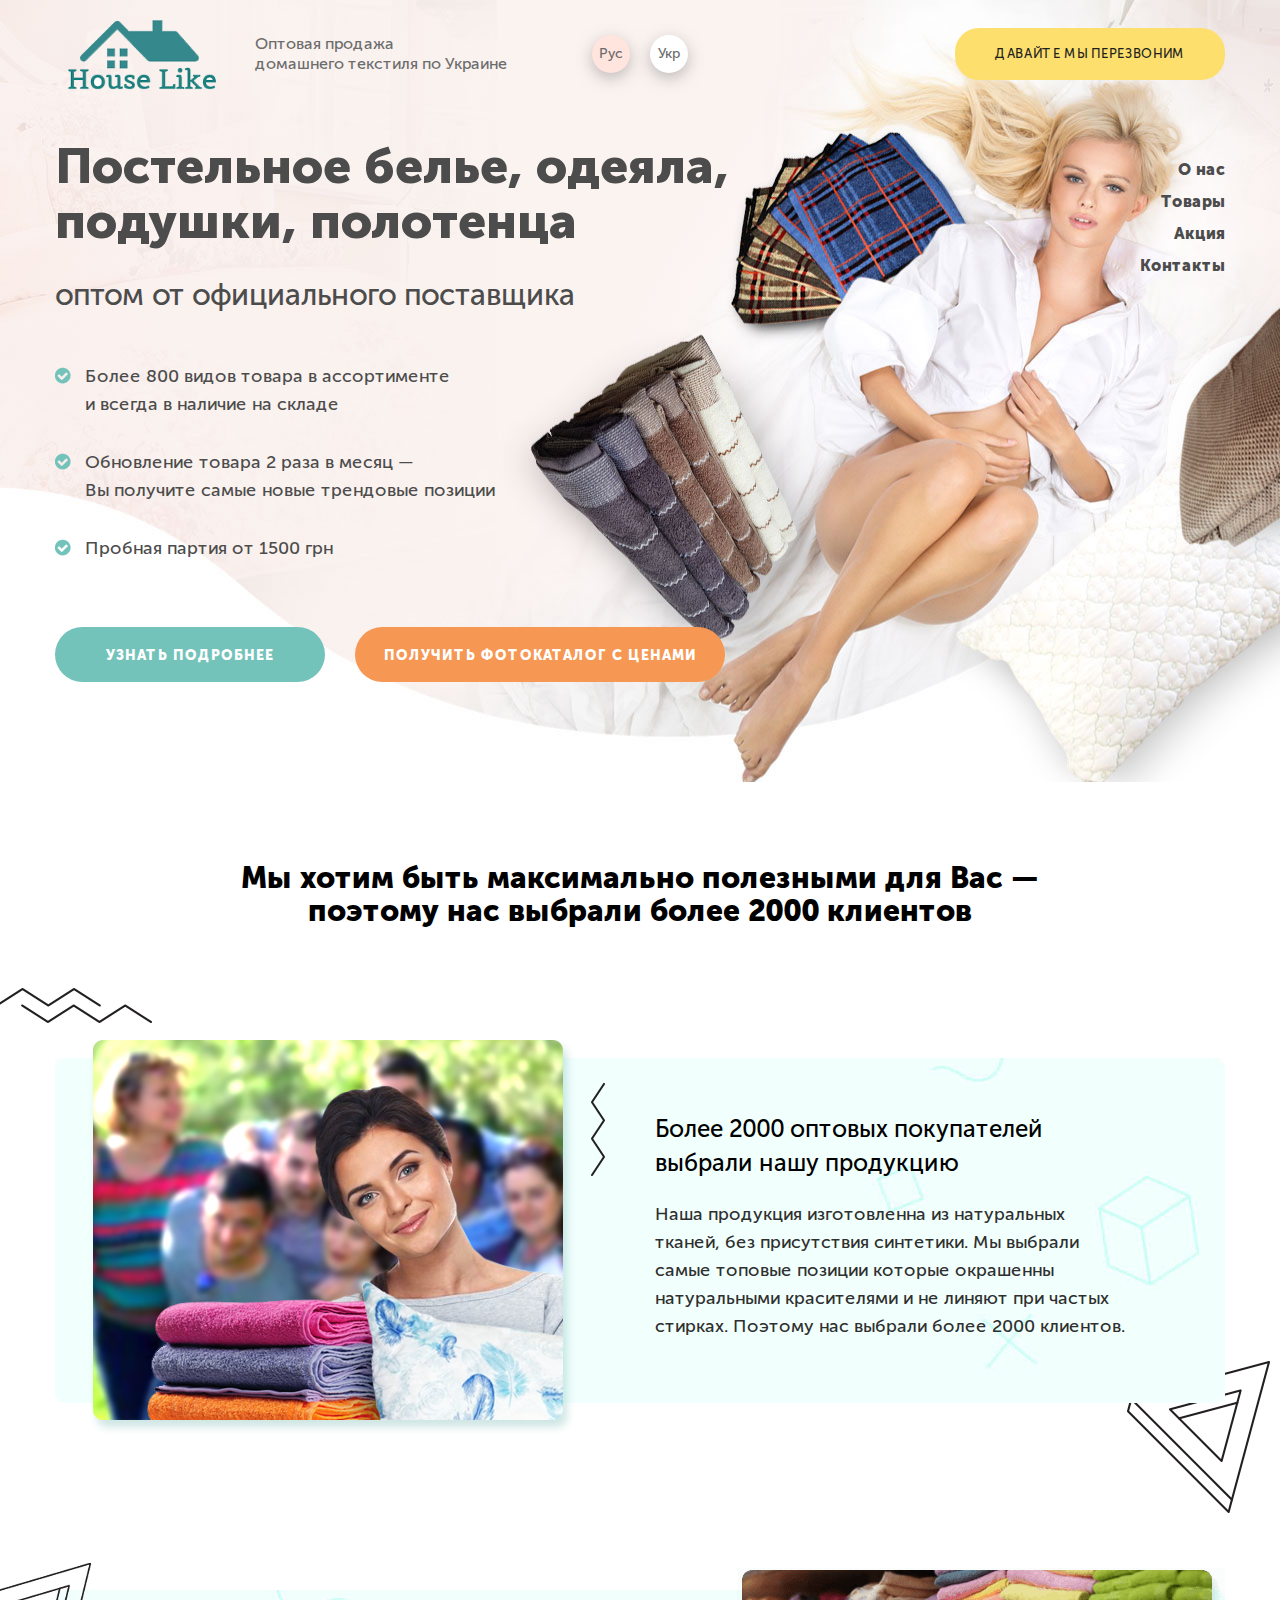
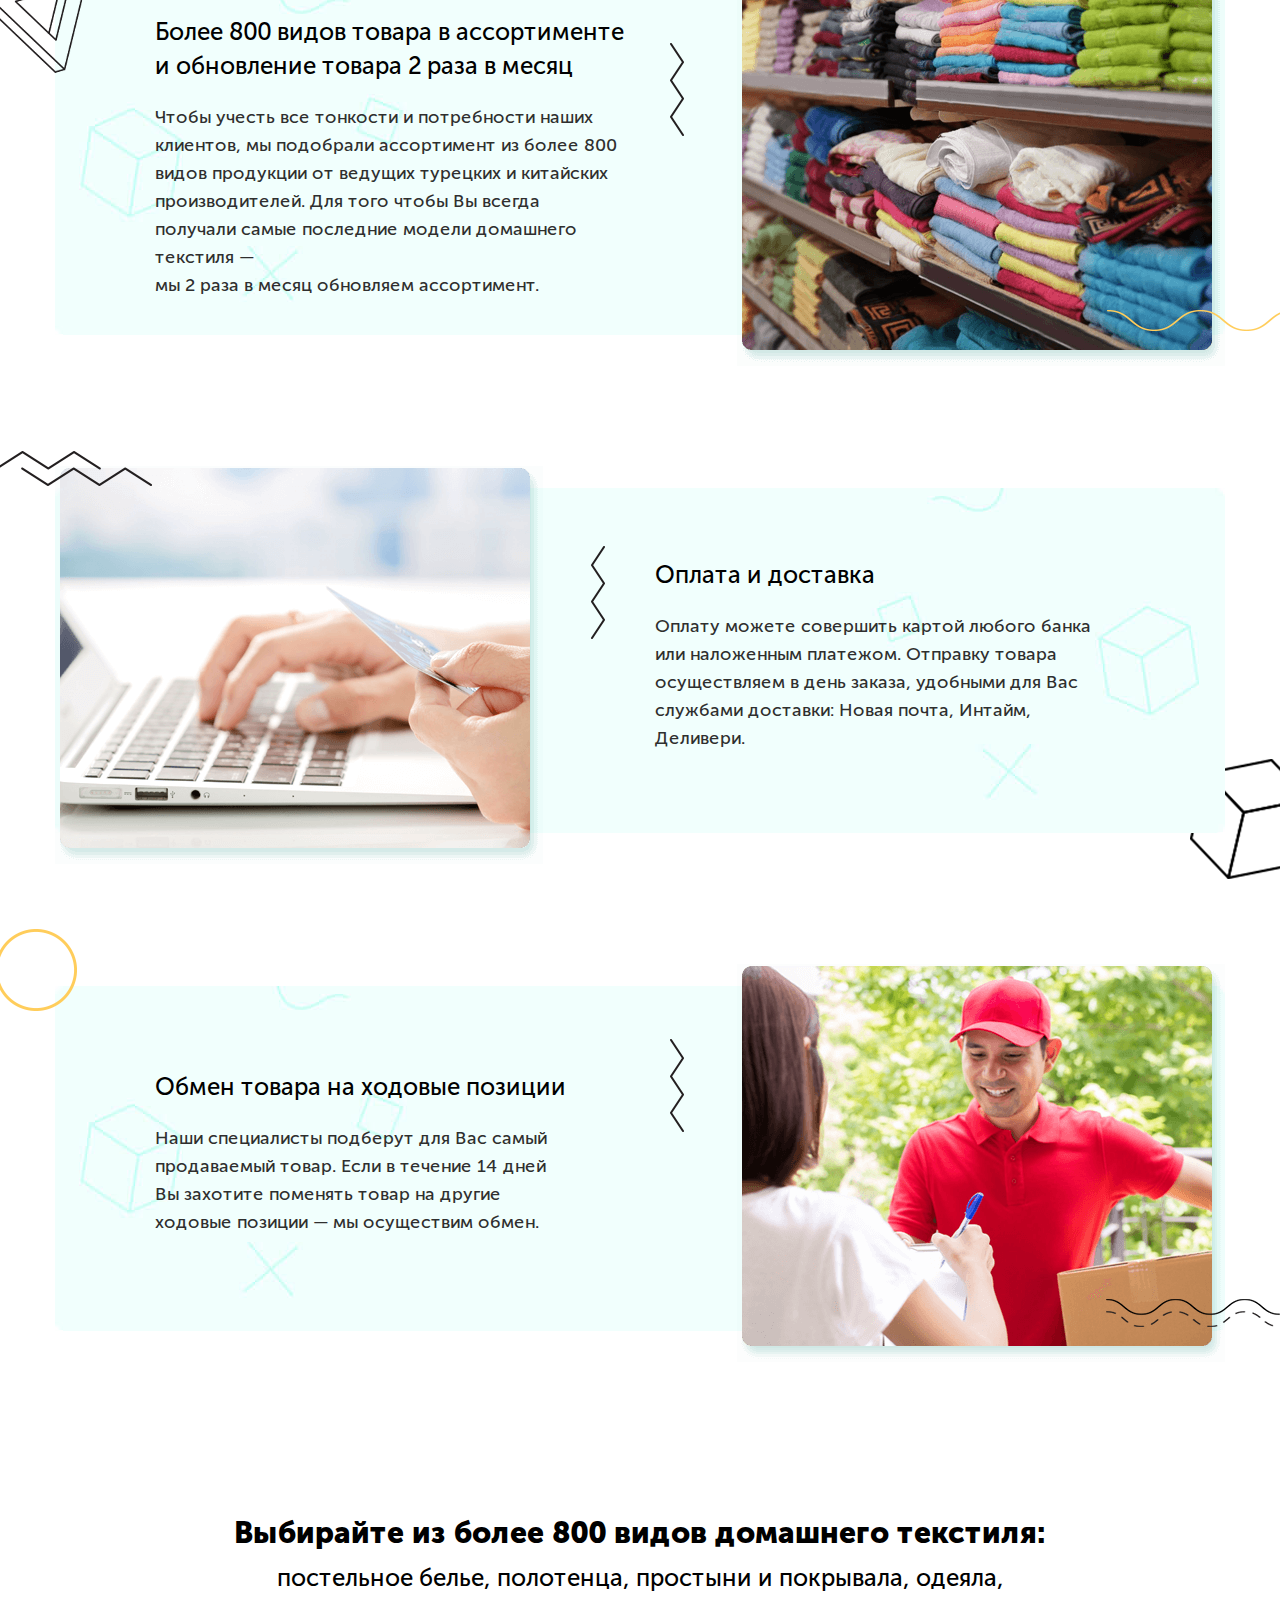
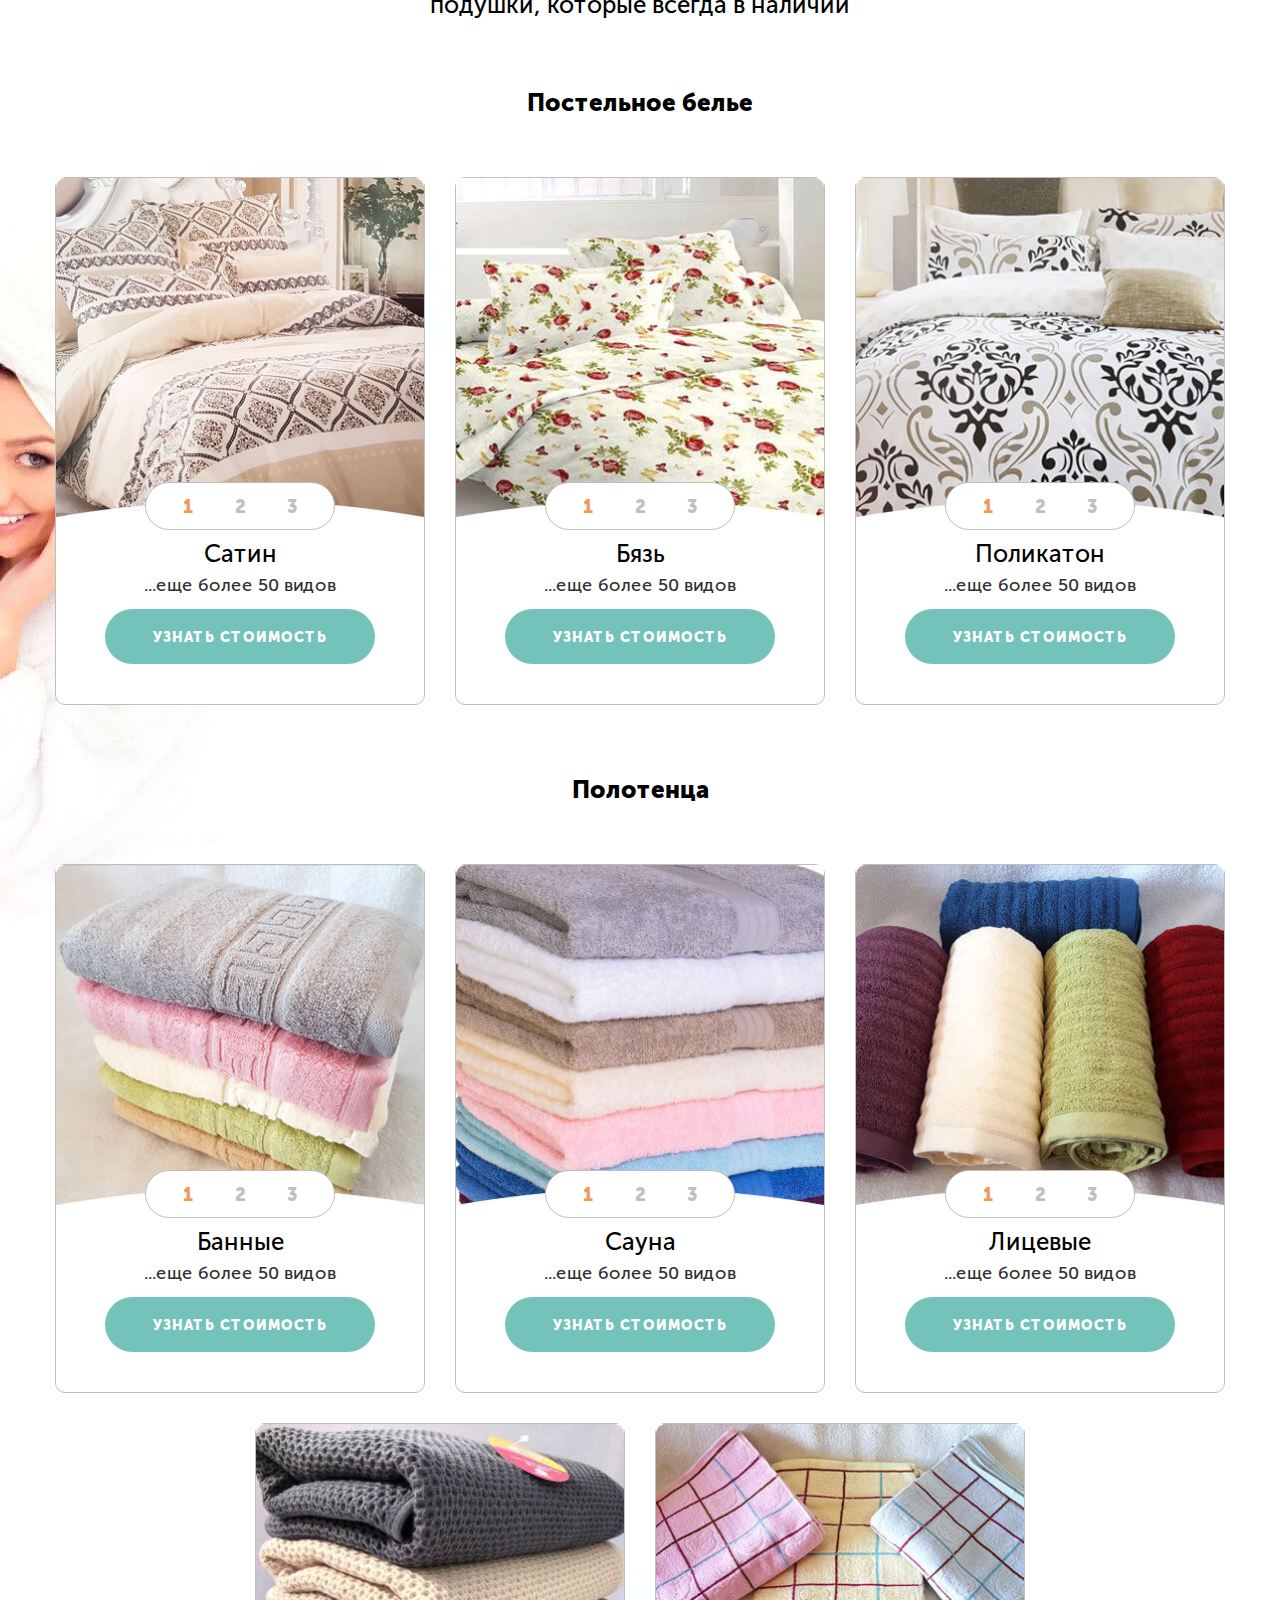
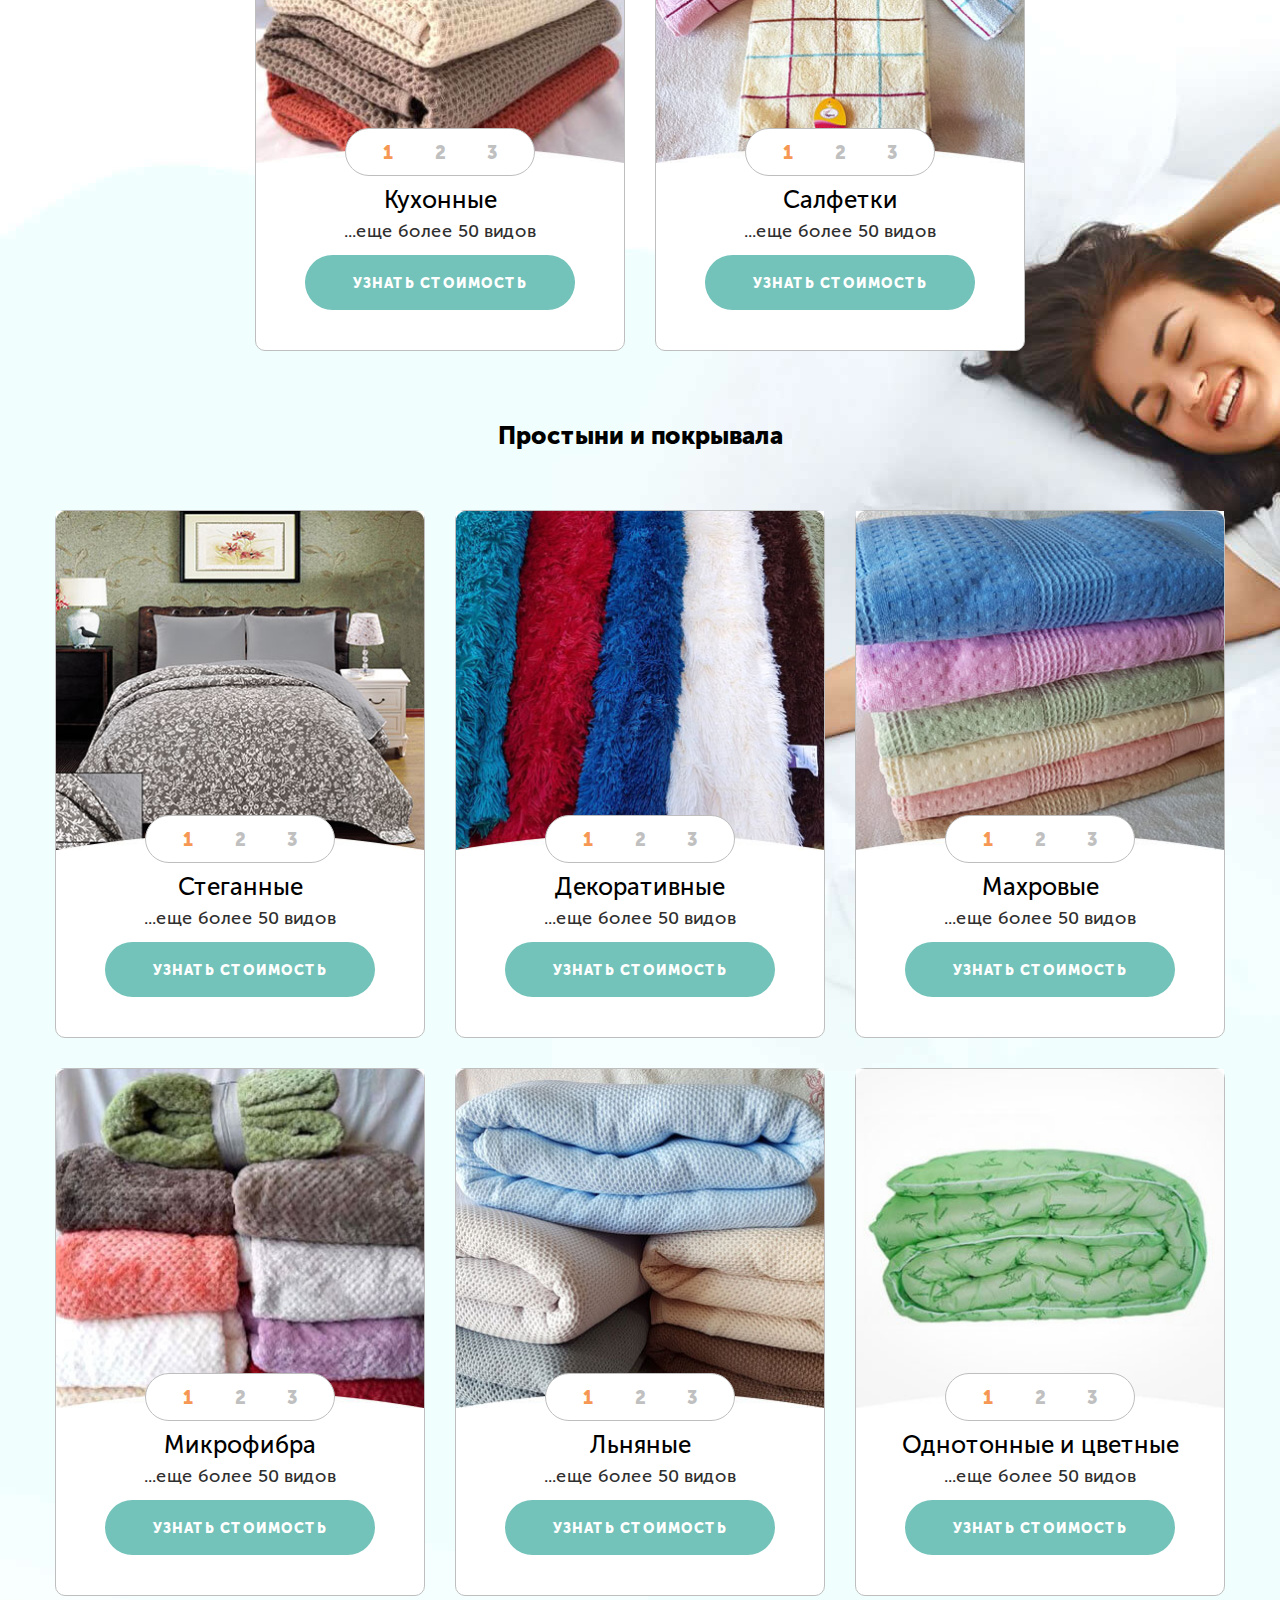
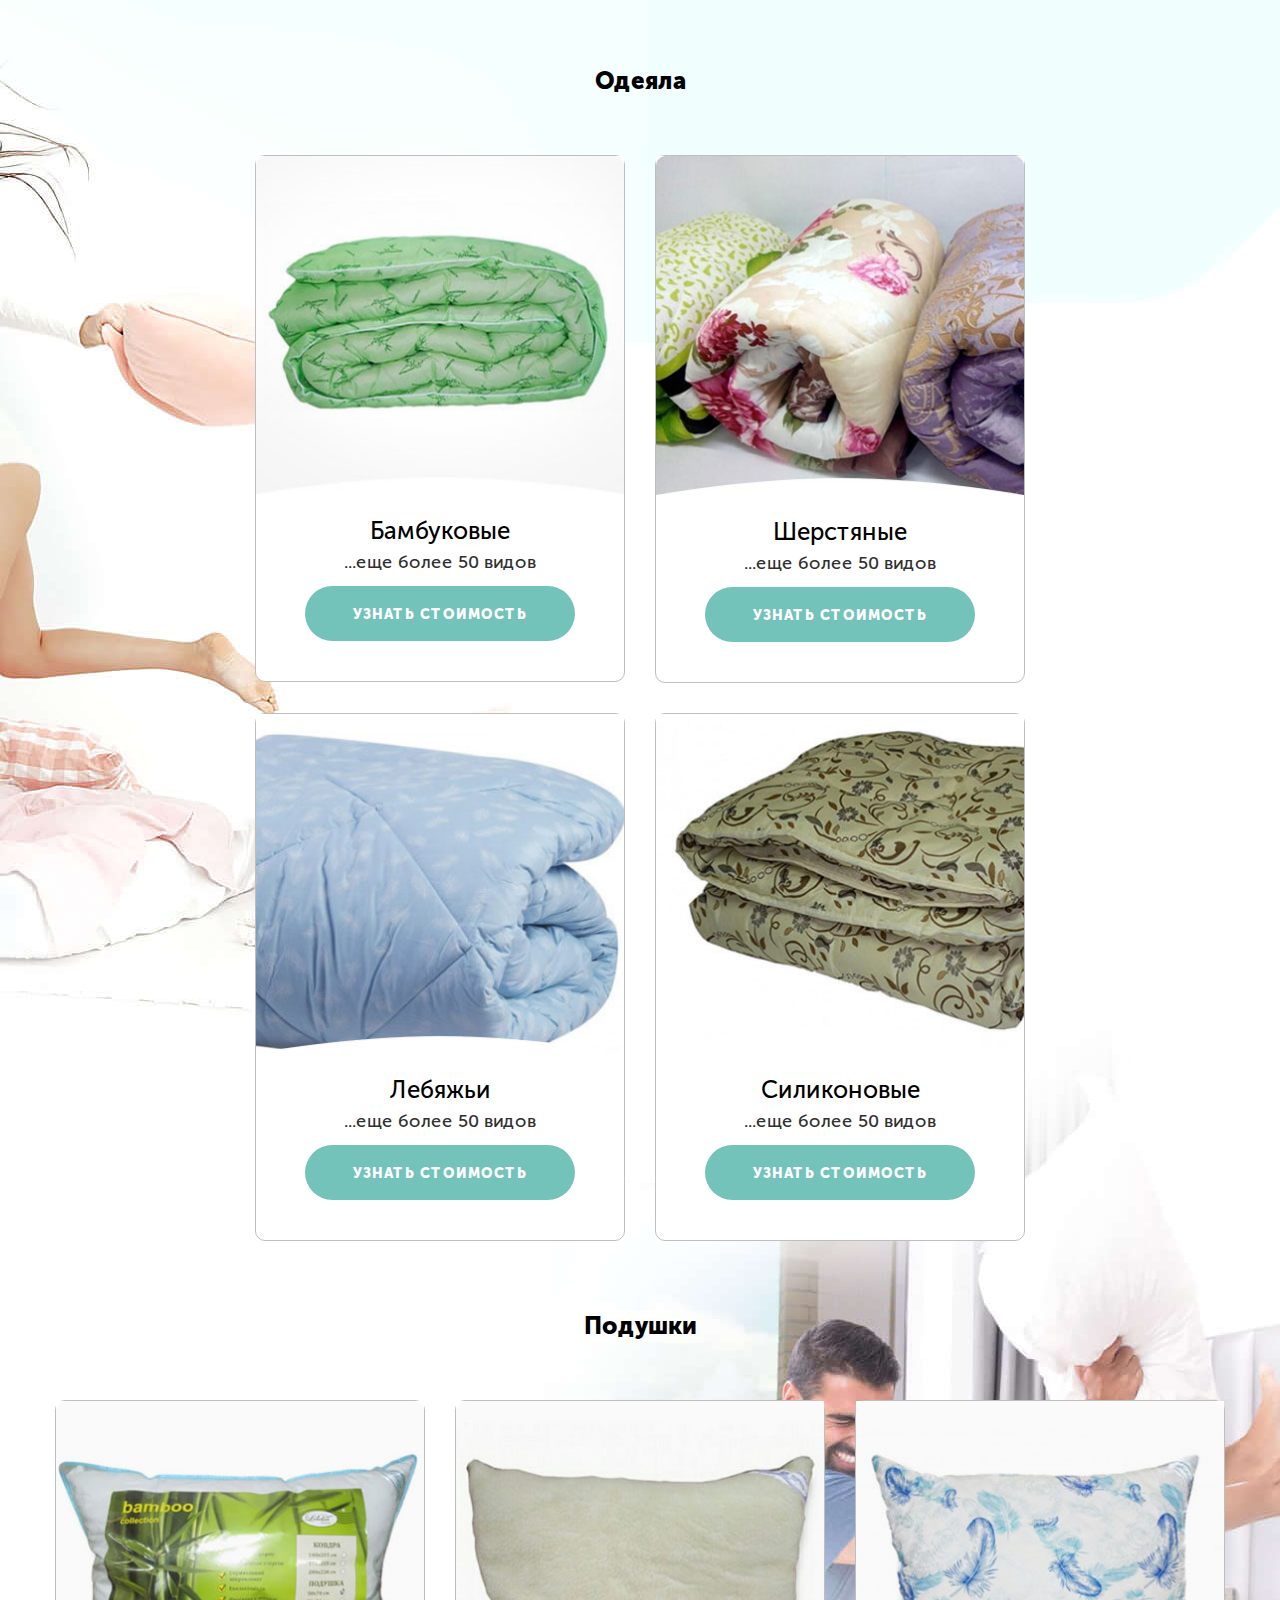
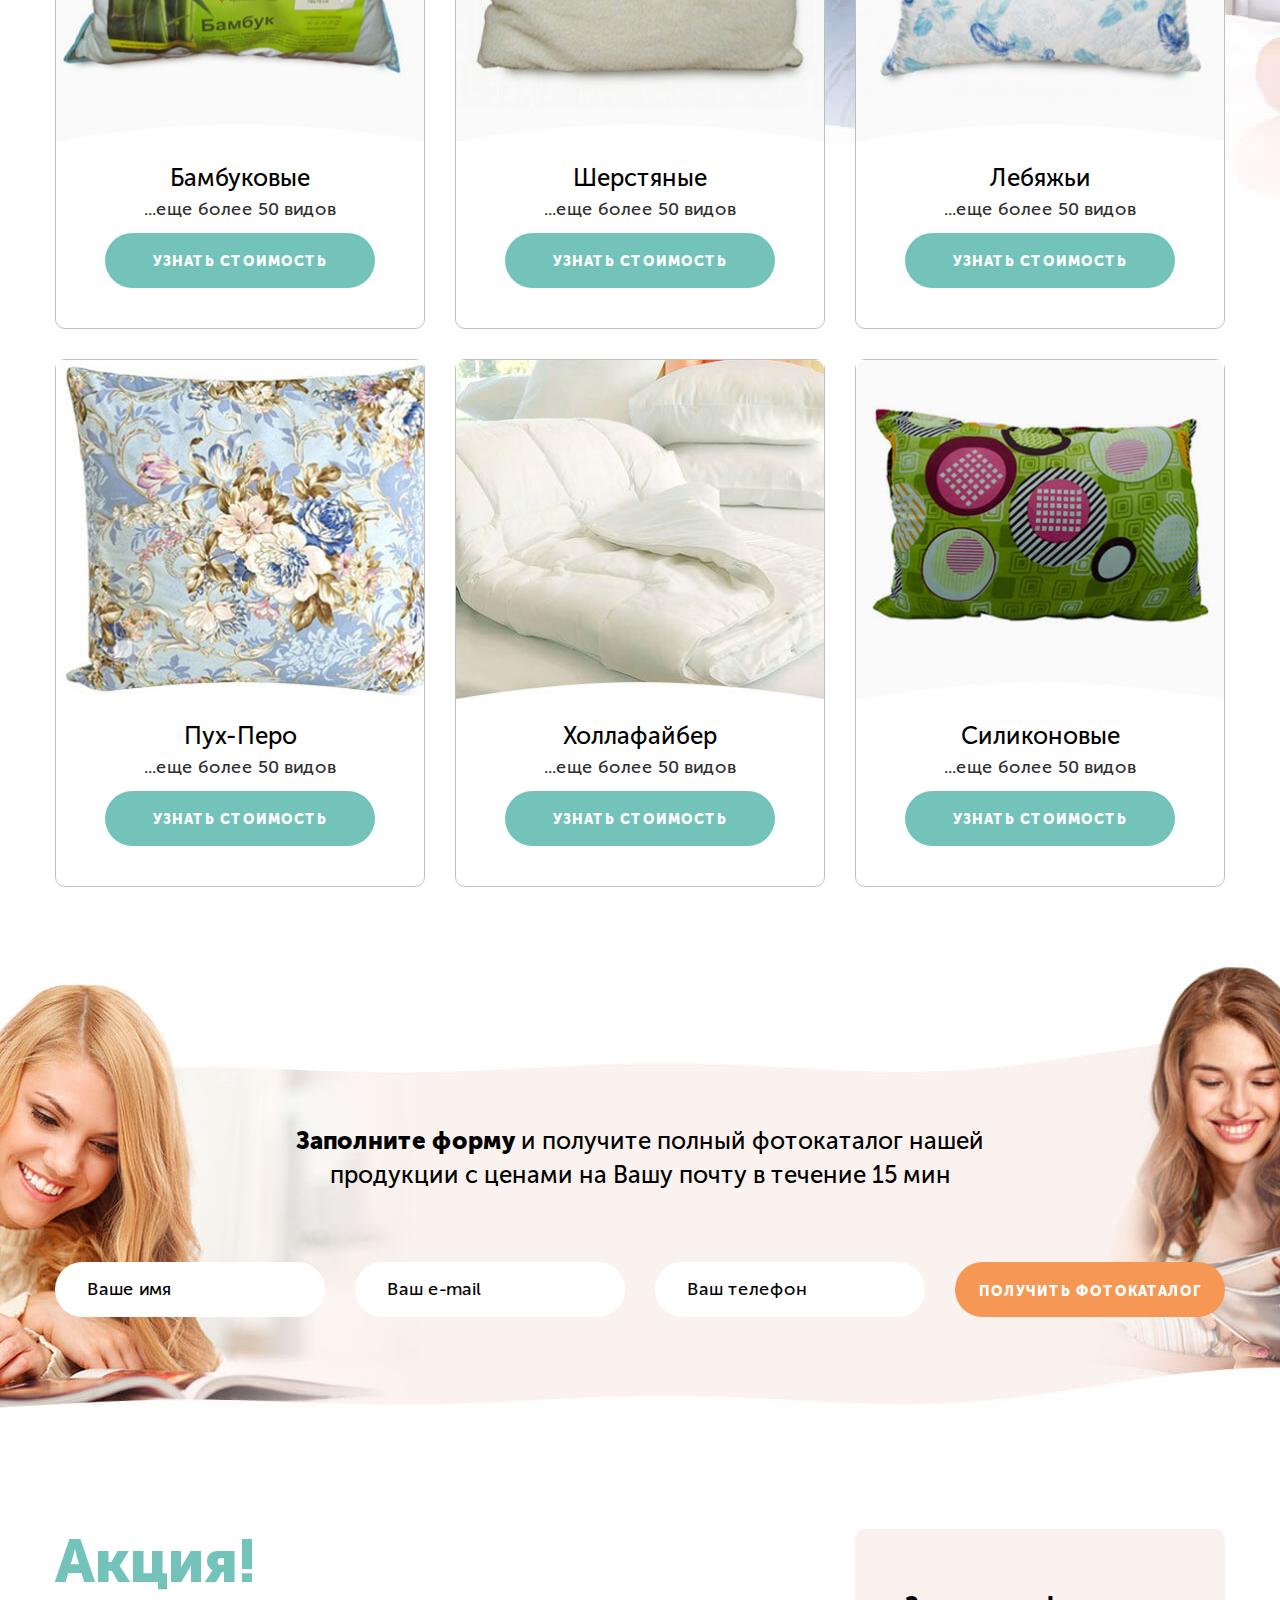
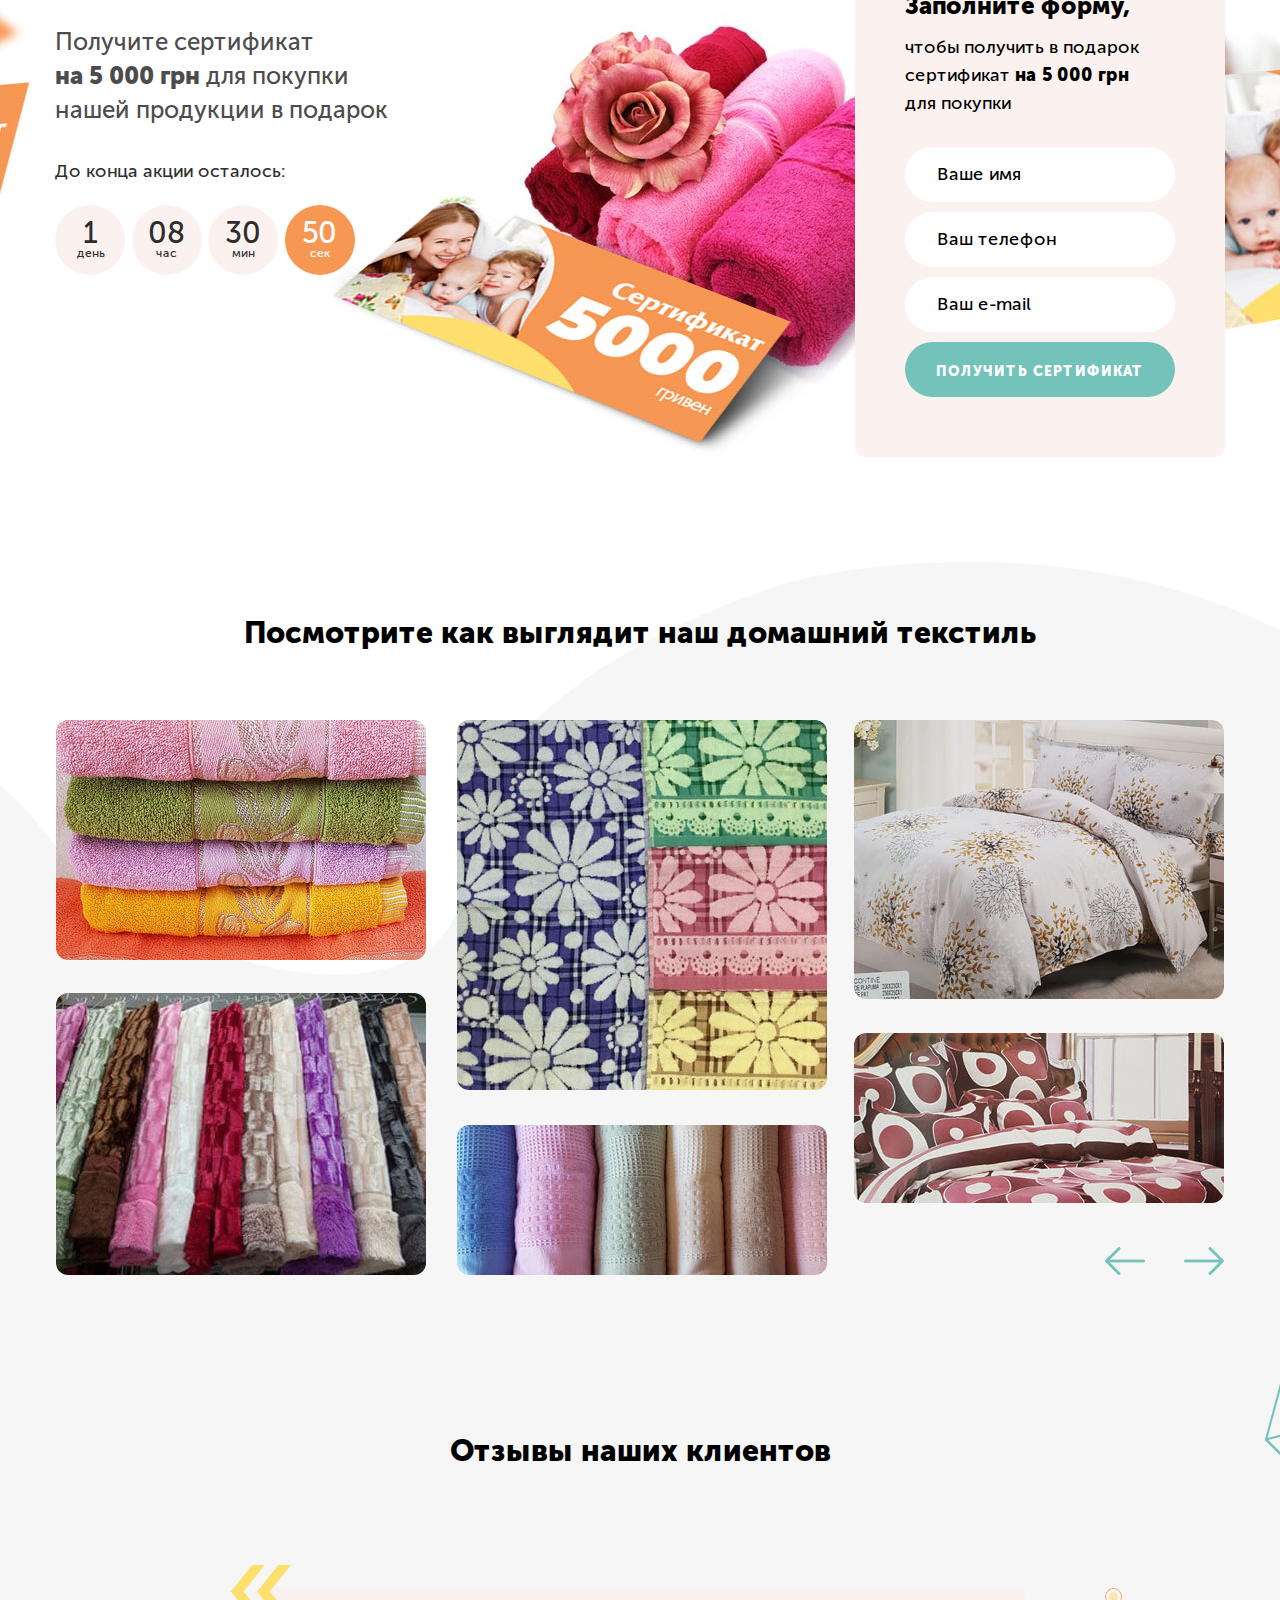
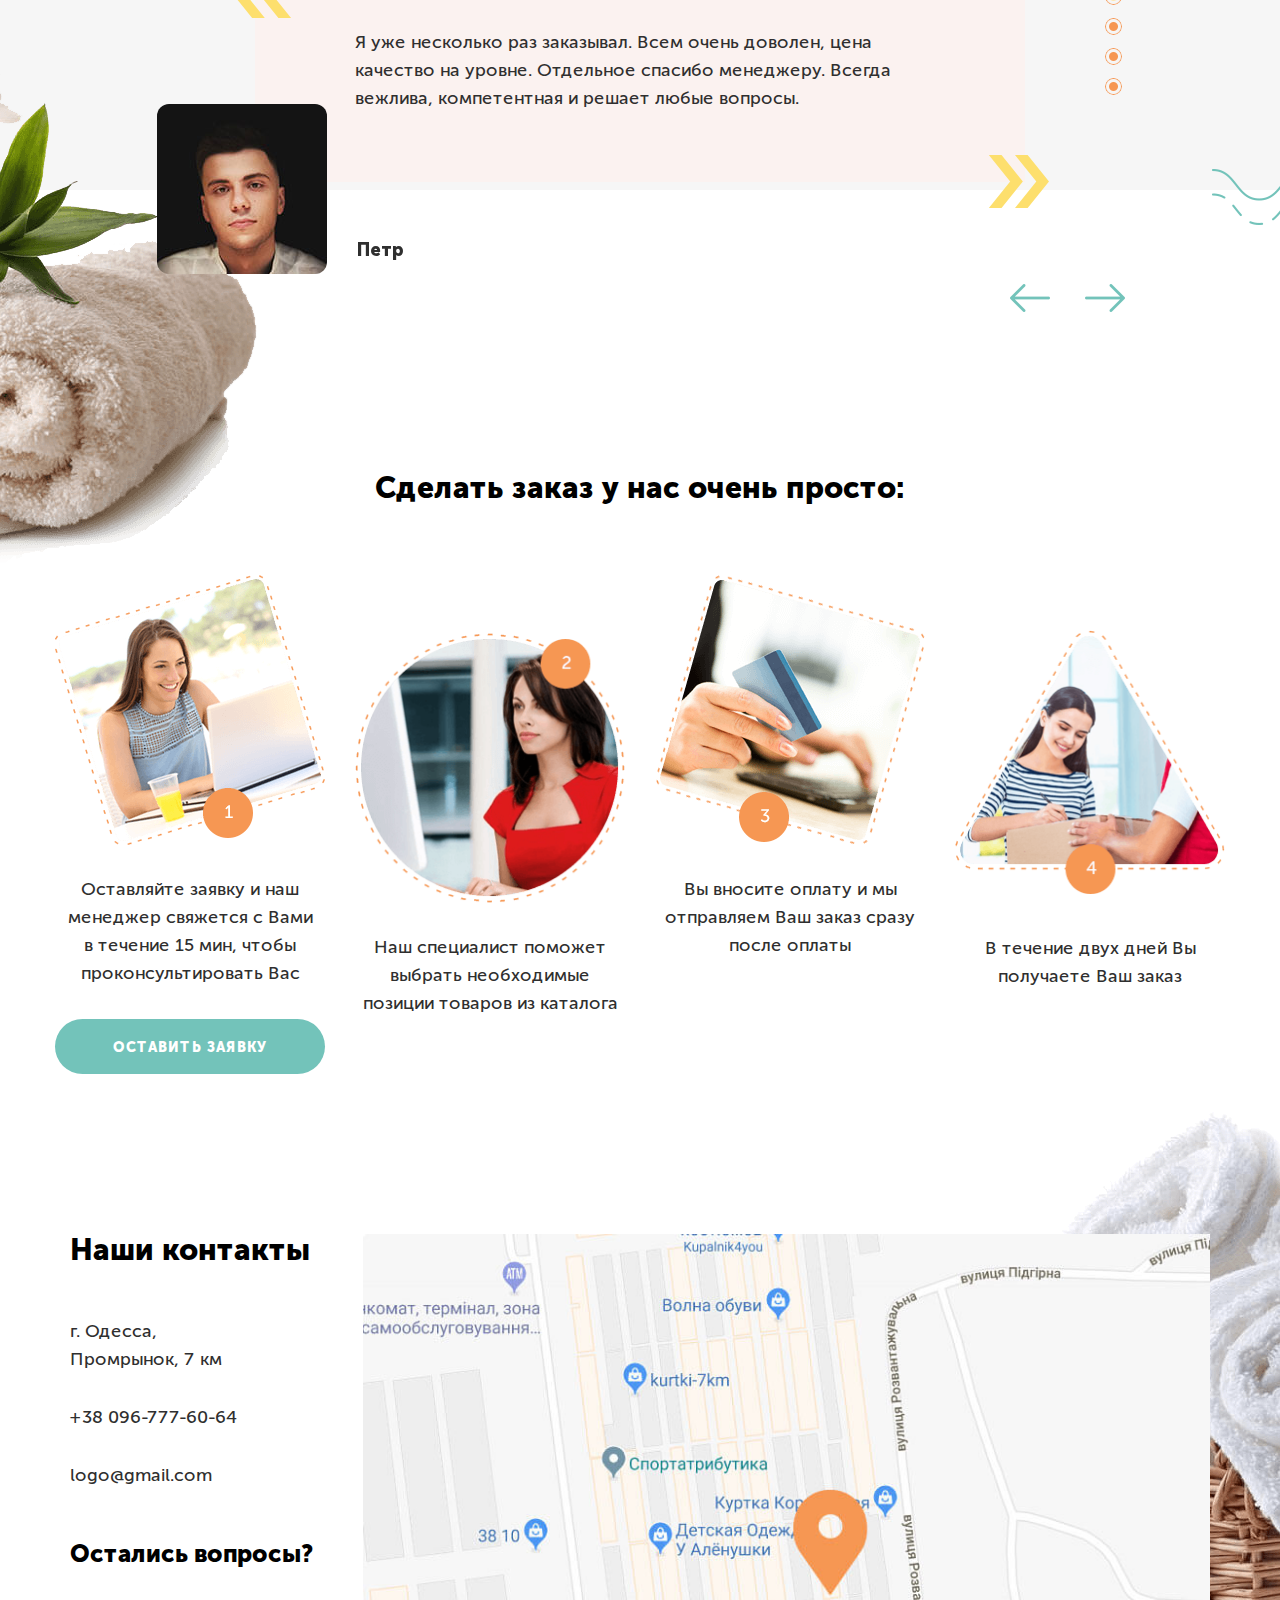
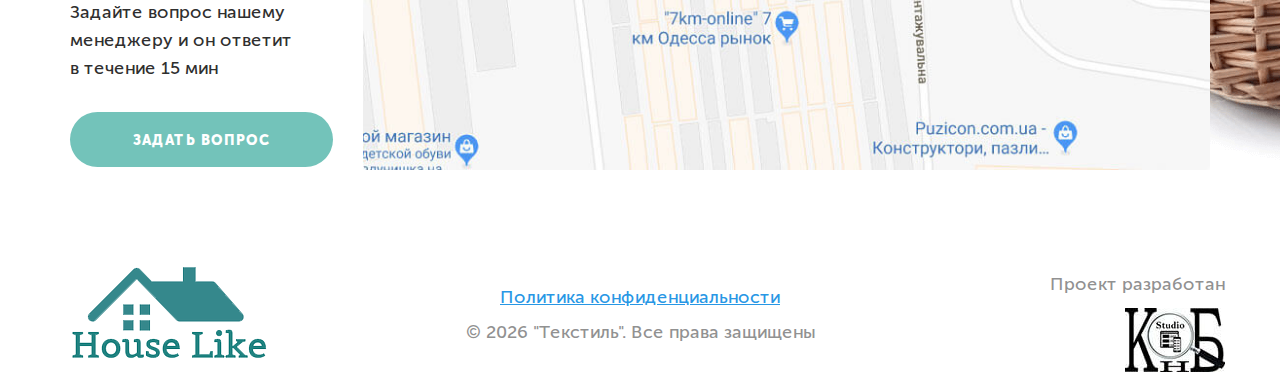
<file: index.html>
<!DOCTYPE html>
<html lang="ru">
<head>
	<meta charset="utf-8" />
	<title>Текстиль - Оптовая продажа домашнего текстиля по Украине</title>
	<meta http-equiv="X-UA-Compatible" content="IE=edge" />
	<meta name="viewport" content="width=device-width, initial-scale=1, maximum-scale=1" />
	<!-- <meta class="viewport" name="viewport" content="width=1500" /> -->
	<link rel="stylesheet" href="libs/bootstrap/css/bootstrap.min.css">
	<link rel="icon" type="image/ico" href="fav.ico" />
	<link rel="stylesheet" href="css/main.css" />
	<link rel="stylesheet" href="css/media.css" />
	<link rel="stylesheet" href="css/fonts.css" />
	<link rel="stylesheet" href="libs/animate/animate.min.css" />
	<link rel="stylesheet" href="libs/magnific-popup/magnific-popup.css" />
	<link rel="stylesheet" href="libs/slick/slick.css" />
	<link rel="stylesheet" href="libs/slick/slick-theme.css" />
</head>
<body class="rus_page">

	<!--BEGIN Header-->
	<div class="main">
		<header>
			<div class="container">
				<div class="row top_head">
					<div class="col-md-2 logo">
						<img src="img/logo.png" alt="">
					</div>
					<div class="col-sm-6 col-md-3 desc">
						Оптовая продажа <br>домашнего текстиля по Украине
					</div>
					<ul class="col-sm-3 col-md-2 lang">
						<li class="active">Рус</li>
						<li><a href="index-ua.html">Укр</a></li>
					</ul>
					<div class="col-md-2 top_phone">
						<a href="tel:+380933333333">(093)333-33-33</a>
					</div>
					<div class="col-md-3 top_btn">
						<a class="popup" href="#topFormWrapper">Давайте мы перезвоним</a>
					</div>
				</div>			
			</div>
		</header>

		<main>
			<div class="container relative">
				<div class="row">
					<div class="col-md-8">
						<h1>Постельное белье, одеяла, подушки, полотенца</h1>
						<h2>оптом от официального поставщика</h2>
						<ul class="trigger">
							<li>Более 800 видов товара в ассортименте <br>и всегда в наличие на складе</li>
							<li>Обновление товара 2 раза в месяц — <br>Вы получите самые новые трендовые позиции</li>
							<li>Пробная партия от 1500 грн</li>
						</ul>
						<div class="main_btns">
							<a href="#main1FormWrapper" class="popup main_btn">Узнать подробнее</a>
							<a href="#main2FormWrapper" class="popup main_btn main_btn2">Получить фотокаталог с ценами</a>
						</div>
						
					</div>
				</div>
				<ul class="menu">
					<li><a href="#about" class="scroll">О нас</a></li>
					<li><a href="#product" class="scroll">Товары</a></li>
					<li><a href="#open_form" class="scroll">Акция</a></li>
					<li><a href="#contact" class="scroll">Контакты</a></li>
				</ul>
			</div>
		</main>
	</div>

	<section id="about" class="about">
		<div class="container">
			<h3>Мы хотим быть максимально полезными для Вас — <br>поэтому нас выбрали более 2000 клиентов</h3>
			<div class="row">
				<div class="col-sm-6 pict">
					<img src="img/about_1.png" alt="">
				</div>
				<div class="col-sm-6 text">
					<h5>Более 2000 оптовых покупателей выбрали нашу продукцию</h5>
					<p>Наша продукция изготовленна из натуральных тканей, без присутствия синтетики. Мы выбрали самые топовые позиции которые окрашенны натуральными красителями и не линяют при частых стирках. Поэтому нас выбрали более 2000 клиентов.</p>
				</div>
			</div>
			<div class="row">
				<div class="col-sm-6 pict">
					<img src="img/about_2.png" alt="">
				</div>
				<div class="col-sm-6 text">
					<h5>Более 800 видов товара в ассортименте <br>и обновление товара 2 раза в месяц</h5>
					<p>Чтобы учесть все тонкости и потребности наших клиентов, мы подобрали ассортимент из более 800 видов продукции от ведущих турецких и китайских производителей. Для того чтобы Вы всегда получали самые последние модели домашнего текстиля — <br>мы 2 раза в месяц обновляем ассортимент.</p>
				</div>
			</div>
			<div class="row">
				<div class="col-sm-6 pict">
					<img src="img/about_3.png" alt="">
				</div>
				<div class="col-sm-6 text">
					<h5>Оплата и доставка</h5>
					<p>Оплату можете совершить картой любого банка <br>или наложенным платежом. Отправку товара осуществляем в день заказа, удобными для Вас службами доставки: Новая почта, Интайм, Деливери.</p>
				</div>
			</div>
			<div class="row">
				<div class="col-sm-6 pict">
					<img src="img/about_4.png" alt="">
				</div>
				<div class="col-sm-6 text">
					<h5>Обмен товара на ходовые позиции</h5>
					<p>Наши специалисты подберут для Вас самый продаваемый товар. Если в течение 14 дней <br>Вы захотите поменять товар на другие <br>ходовые позиции — мы осуществим обмен.</p>
				</div>
			</div>
		</div>
	</section>

	<section class="product" id="product">
		<div class="container">
			<h3>Выбирайте из более 800 видов домашнего текстиля:
				<span>постельное белье, полотенца, простыни и покрывала, одеяла, <br>подушки, которые всегда в наличии</span>
			</h3>
			<div class="row hidden-xs">
				<h4>Постельное белье</h4>
				<div class="col-sm-4 col-md-4">
					<div class="product_item">
						<img src="img/prod_1_1.jpg" alt="">
						<h5>Сатин</h5>
						<div class="dots" data-count="1">
							<div class="dot active" data-index="1">1</div>
							<div class="dot" data-index="2">2</div>
							<div class="dot" data-index="3">3</div>
						</div>
						<p>...еще более 50 видов</p>
						<a href="#prod1FormWrapper" class="popup main_btn">Узнать стоимость</a>
					</div>
				</div>
				<div class="col-sm-4 col-md-4">
					<div class="product_item">
						<img src="img/prod_2_1.jpg" alt="">
						<h5>Бязь</h5>
						<div class="dots" data-count="2">
							<div class="dot active" data-index="1">1</div>
							<div class="dot" data-index="2">2</div>
							<div class="dot" data-index="3">3</div>
						</div>
						<p>...еще более 50 видов</p>
						<a href="#prod1FormWrapper" class="popup main_btn">Узнать стоимость</a>
					</div>
				</div>
				<div class="col-sm-4 col-md-4">
					<div class="product_item">
						<img src="img/prod_3_1.jpg" alt="">
						<h5>Поликатон</h5>
						<div class="dots" data-count="3">
							<div class="dot active" data-index="1">1</div>
							<div class="dot" data-index="2">2</div>
							<div class="dot" data-index="3">3</div>
						</div>
						<p>...еще более 50 видов</p>
						<a href="#prod1FormWrapper" class="popup main_btn">Узнать стоимость</a>
					</div>
				</div>
			</div>
			<div class="row hidden-xs">
				<h4>Полотенца</h4>
				<div class="col-sm-4 col-md-4">
					<div class="product_item">
						<img src="img/prod_4_1.jpg" alt="">
						<h5>Банные</h5>
						<div class="dots" data-count="4">
							<div class="dot active" data-index="1">1</div>
							<div class="dot" data-index="2">2</div>
							<div class="dot" data-index="3">3</div>
						</div>
						<p>...еще более 50 видов</p>
						<a href="#prod2FormWrapper" class="popup main_btn">Узнать стоимость</a>
					</div>
				</div>
				<div class="col-sm-4 col-md-4">
					<div class="product_item">
						<img src="img/prod_5_1.jpg" alt="">
						<h5>Сауна</h5>
						<div class="dots" data-count="5">
							<div class="dot active" data-index="1">1</div>
							<div class="dot" data-index="2">2</div>
							<div class="dot" data-index="3">3</div>
						</div>
						<p>...еще более 50 видов</p>
						<a href="#prod2FormWrapper" class="popup main_btn">Узнать стоимость</a>
					</div>
				</div>
				<div class="col-sm-4 col-md-4">
					<div class="product_item">
						<img src="img/prod_6_1.jpg" alt="">
						<h5>Лицевые</h5>
						<div class="dots" data-count="6">
							<div class="dot active" data-index="1">1</div>
							<div class="dot" data-index="2">2</div>
							<div class="dot" data-index="3">3</div>
						</div>
						<p>...еще более 50 видов</p>
						<a href="#prod2FormWrapper" class="popup main_btn">Узнать стоимость</a>
					</div>
				</div>
				<div class="col-sm-offset-2 col-sm-4 col-md-4">
					<div class="product_item">
						<img src="img/prod_7_1.jpg" alt="">
						<h5>Кухонные</h5>
						<div class="dots" data-count="7">
							<div class="dot active" data-index="1">1</div>
							<div class="dot" data-index="2">2</div>
							<div class="dot" data-index="3">3</div>
						</div>
						<p>...еще более 50 видов</p>
						<a href="#prod2FormWrapper" class="popup main_btn">Узнать стоимость</a>
					</div>
				</div>
				<div class="col-sm-4 col-md-4">
					<div class="product_item">
						<img src="img/prod_8_1.jpg" alt="">
						<h5>Салфетки</h5>
						<div class="dots" data-count="8">
							<div class="dot active" data-index="1">1</div>
							<div class="dot" data-index="2">2</div>
							<div class="dot" data-index="3">3</div>
						</div>
						<p>...еще более 50 видов</p>
						<a href="#prod2FormWrapper" class="popup main_btn">Узнать стоимость</a>
					</div>
				</div>
			</div>
			<div class="row hidden-xs">
				<h4>Простыни и покрывала</h4>
				<div class="col-sm-4 col-md-4">
					<div class="product_item">
						<img src="img/prod_9_1.jpg" alt="">
						<h5>Стеганные</h5>
						<div class="dots" data-count="9">
							<div class="dot active" data-index="1">1</div>
							<div class="dot" data-index="2">2</div>
							<div class="dot" data-index="3">3</div>
						</div>
						<p>...еще более 50 видов</p>
						<a href="#prod3FormWrapper" class="popup main_btn">Узнать стоимость</a>
					</div>
				</div>
				<div class="col-sm-4 col-md-4">
					<div class="product_item">
						<img src="img/prod_10_1.jpg" alt="">
						<h5>Декоративные</h5>
						<div class="dots" data-count="10">
							<div class="dot active" data-index="1">1</div>
							<div class="dot" data-index="2">2</div>
							<div class="dot" data-index="3">3</div>
						</div>
						<p>...еще более 50 видов</p>
						<a href="#prod3FormWrapper" class="popup main_btn">Узнать стоимость</a>
					</div>
				</div>
				<div class="col-sm-4 col-md-4">
					<div class="product_item">
						<img src="img/prod_11_1.jpg" alt="">
						<h5>Махровые</h5>
						<div class="dots" data-count="11">
							<div class="dot active" data-index="1">1</div>
							<div class="dot" data-index="2">2</div>
							<div class="dot" data-index="3">3</div>
						</div>
						<p>...еще более 50 видов</p>
						<a href="#prod3FormWrapper" class="popup main_btn">Узнать стоимость</a>
					</div>
				</div>
				<div class="col-sm-4 col-md-4">
					<div class="product_item">
						<img src="img/prod_12_1.jpg" alt="">
						<h5>Микрофибра</h5>
						<div class="dots" data-count="12">
							<div class="dot active" data-index="1">1</div>
							<div class="dot" data-index="2">2</div>
							<div class="dot" data-index="3">3</div>
						</div>
						<p>...еще более 50 видов</p>
						<a href="#prod3FormWrapper" class="popup main_btn">Узнать стоимость</a>
					</div>
				</div>
				<div class="col-sm-4 col-md-4">
					<div class="product_item">
						<img src="img/prod_13_1.jpg" alt="">
						<h5>Льняные</h5>
						<div class="dots" data-count="13">
							<div class="dot active" data-index="1">1</div>
							<div class="dot" data-index="2">2</div>
							<div class="dot" data-index="3">3</div>
						</div>
						<p>...еще более 50 видов</p>
						<a href="#prod3FormWrapper" class="popup main_btn">Узнать стоимость</a>
					</div>
				</div>
				<div class="col-sm-4 col-md-4">
					<div class="product_item">
						<img src="img/prod_14_1.jpg" alt="">
						<h5>Однотонные и цветные</h5>
						<div class="dots" data-count="14">
							<div class="dot active" data-index="1">1</div>
							<div class="dot" data-index="2">2</div>
							<div class="dot" data-index="3">3</div>
						</div>
						<p>...еще более 50 видов</p>
						<a href="#prod3FormWrapper" class="popup main_btn">Узнать стоимость</a>
					</div>
				</div>
			</div>
			<div class="row hidden-xs">
				<h4>Одеяла</h4>
				<div class="col-sm-offset-2 col-sm-4 col-md-4">
					<div class="product_item">
						<img src="img/prod_15_1.jpg" alt="">
						<h5>Бамбуковые</h5>
						<p>...еще более 50 видов</p>
						<a href="#prod4FormWrapper" class="popup main_btn">Узнать стоимость</a>
					</div>
				</div>
				<div class="col-sm-4 col-md-4">
					<div class="product_item">
						<img src="img/prod_16_1.jpg" alt="">
						<h5>Шерстяные</h5>
						<p>...еще более 50 видов</p>
						<a href="#prod4FormWrapper" class="popup main_btn">Узнать стоимость</a>
					</div>
				</div>
				<div class="col-sm-offset-2 col-sm-4 col-md-4">
					<div class="product_item">
						<img src="img/prod_17_1.jpg" alt="">
						<h5>Лебяжьи</h5>
						<p>...еще более 50 видов</p>
						<a href="#prod4FormWrapper" class="popup main_btn">Узнать стоимость</a>
					</div>
				</div>
				<div class="col-sm-4 col-md-4">
					<div class="product_item">
						<img src="img/prod_18_1.jpg" alt="">
						<h5>Силиконовые</h5>
						<p>...еще более 50 видов</p>
						<a href="#prod4FormWrapper" class="popup main_btn">Узнать стоимость</a>
					</div>
				</div>
			</div>
			<div class="row hidden-xs">
				<h4>Подушки</h4>
				<div class="col-sm-4 col-md-4">
					<div class="product_item">
						<img src="img/prod_19_1.jpg" alt="">
						<h5>Бамбуковые</h5>
						<p>...еще более 50 видов</p>
						<a href="#prod5FormWrapper" class="popup main_btn">Узнать стоимость</a>
					</div>
				</div>
				<div class="col-sm-4 col-md-4">
					<div class="product_item">
						<img src="img/prod_20_1.jpg" alt="">
						<h5>Шерстяные</h5>
						<p>...еще более 50 видов</p>
						<a href="#prod5FormWrapper" class="popup main_btn">Узнать стоимость</a>
					</div>
				</div>
				<div class="col-sm-4 col-md-4">
					<div class="product_item">
						<img src="img/prod_21_1.jpg" alt="">
						<h5>Лебяжьи</h5>
						<p>...еще более 50 видов</p>
						<a href="#prod5FormWrapper" class="popup main_btn">Узнать стоимость</a>
					</div>
				</div>
				<div class="col-sm-4 col-md-4">
					<div class="product_item">
						<img src="img/prod_22_1.jpg" alt="">
						<h5>Пух-Перо</h5>
						<p>...еще более 50 видов</p>
						<a href="#prod5FormWrapper" class="popup main_btn">Узнать стоимость</a>
					</div>
				</div>
				<div class="col-sm-4 col-md-4">
					<div class="product_item">
						<img src="img/prod_23_1.jpg" alt="">
						<h5>Холлафайбер</h5>
						<p>...еще более 50 видов</p>
						<a href="#prod5FormWrapper" class="popup main_btn">Узнать стоимость</a>
					</div>
				</div>
				<div class="col-sm-4 col-md-4">
					<div class="product_item">
						<img src="img/prod_24_1.jpg" alt="">
						<h5>Силиконовые</h5>
						<p>...еще более 50 видов</p>
						<a href="#prod5FormWrapper" class="popup main_btn">Узнать стоимость</a>
					</div>
				</div>
			</div>


			<!-- -------------------------->




			<div class="hidden-sm hidden-md hidden-lg">
				<h4>Постельное белье</h4>
				<div class="slider_wrapper">
					<div class="prev prev_1"></div>
					<div class="next next_1"></div>
					<div class="slider_1">
						<div class="product_item">
							<img src="img/prod_1_1.jpg" alt="">
							<h5>Сатин</h5>
							<div class="dots" data-count="1">
								<div class="dot active" data-index="1">1</div>
								<div class="dot" data-index="2">2</div>
								<div class="dot" data-index="3">3</div>
							</div>
							<p>...еще более 50 видов</p>
							<a href="#prod1FormWrapper" class="popup main_btn">Узнать стоимость</a>
						</div>
						<div class="product_item">
							<img src="img/prod_2_1.jpg" alt="">
							<h5>Бязь</h5>
							<div class="dots" data-count="2">
								<div class="dot active" data-index="1">1</div>
								<div class="dot" data-index="2">2</div>
								<div class="dot" data-index="3">3</div>
							</div>
							<p>...еще более 50 видов</p>
							<a href="#prod1FormWrapper" class="popup main_btn">Узнать стоимость</a>
						</div>
						<div class="product_item">
							<img src="img/prod_3_1.jpg" alt="">
							<h5>Поликатон</h5>
							<div class="dots" data-count="3">
								<div class="dot active" data-index="1">1</div>
								<div class="dot" data-index="2">2</div>
								<div class="dot" data-index="3">3</div>
							</div>
							<p>...еще более 50 видов</p>
							<a href="#prod1FormWrapper" class="popup main_btn">Узнать стоимость</a>
						</div>
					</div>
				</div>
			</div>
			<div class="hidden-sm hidden-md hidden-lg">
				<h4>Полотенца</h4>
				<div class="slider_wrapper">
					<div class="prev prev_2"></div>
					<div class="next next_2"></div>
					<div class="slider_2">
						<div class="product_item">
							<img src="img/prod_4_1.jpg" alt="">
							<h5>Банные</h5>
							<div class="dots" data-count="4">
								<div class="dot active" data-index="1">1</div>
								<div class="dot" data-index="2">2</div>
								<div class="dot" data-index="3">3</div>
							</div>
							<p>...еще более 50 видов</p>
							<a href="#prod2FormWrapper" class="popup main_btn">Узнать стоимость</a>
						</div>
						<div class="product_item">
							<img src="img/prod_5_1.jpg" alt="">
							<h5>Сауна</h5>
							<div class="dots" data-count="5">
								<div class="dot active" data-index="1">1</div>
								<div class="dot" data-index="2">2</div>
								<div class="dot" data-index="3">3</div>
							</div>
							<p>...еще более 50 видов</p>
							<a href="#prod2FormWrapper" class="popup main_btn">Узнать стоимость</a>
						</div>
						<div class="product_item">
							<img src="img/prod_6_1.jpg" alt="">
							<h5>Лицевые</h5>
							<div class="dots" data-count="6">
								<div class="dot active" data-index="1">1</div>
								<div class="dot" data-index="2">2</div>
								<div class="dot" data-index="3">3</div>
							</div>
							<p>...еще более 50 видов</p>
							<a href="#prod2FormWrapper" class="popup main_btn">Узнать стоимость</a>
						</div>
						<div class="product_item">
							<img src="img/prod_7_1.jpg" alt="">
							<h5>Кухонные</h5>
							<div class="dots" data-count="7">
								<div class="dot active" data-index="1">1</div>
								<div class="dot" data-index="2">2</div>
								<div class="dot" data-index="3">3</div>
							</div>
							<p>...еще более 50 видов</p>
							<a href="#prod2FormWrapper" class="popup main_btn">Узнать стоимость</a>
						</div>
						<div class="product_item">
							<img src="img/prod_8_1.jpg" alt="">
							<h5>Салфетки</h5>
							<div class="dots" data-count="8">
								<div class="dot active" data-index="1">1</div>
								<div class="dot" data-index="2">2</div>
								<div class="dot" data-index="3">3</div>
							</div>
							<p>...еще более 50 видов</p>
							<a href="#prod2FormWrapper" class="popup main_btn">Узнать стоимость</a>
						</div>
					</div>
				</div>
			</div>
			<div class="hidden-sm hidden-md hidden-lg">
				<h4>Простыни и покрывала</h4>
				<div class="slider_wrapper">
					<div class="prev prev_3"></div>
					<div class="next next_3"></div>
					<div class="slider_3">
						<div class="product_item">
							<img src="img/prod_9_1.jpg" alt="">
							<h5>Стеганные</h5>
							<div class="dots" data-count="9">
								<div class="dot active" data-index="1">1</div>
								<div class="dot" data-index="2">2</div>
								<div class="dot" data-index="3">3</div>
							</div>
							<p>...еще более 50 видов</p>
							<a href="#prod3FormWrapper" class="popup main_btn">Узнать стоимость</a>
						</div>

						<div class="product_item">
							<img src="img/prod_10_1.jpg" alt="">
							<h5>Декоративные</h5>
							<div class="dots" data-count="10">
								<div class="dot active" data-index="1">1</div>
								<div class="dot" data-index="2">2</div>
								<div class="dot" data-index="3">3</div>
							</div>
							<p>...еще более 50 видов</p>
							<a href="#prod3FormWrapper" class="popup main_btn">Узнать стоимость</a>
						</div>

						<div class="product_item">
							<img src="img/prod_11_1.jpg" alt="">
							<h5>Махровые</h5>
							<div class="dots" data-count="11">
								<div class="dot active" data-index="1">1</div>
								<div class="dot" data-index="2">2</div>
								<div class="dot" data-index="3">3</div>
							</div>
							<p>...еще более 50 видов</p>
							<a href="#prod3FormWrapper" class="popup main_btn">Узнать стоимость</a>
						</div>

						<div class="product_item">
							<img src="img/prod_12_1.jpg" alt="">
							<h5>Микрофибра</h5>
							<div class="dots" data-count="12">
								<div class="dot active" data-index="1">1</div>
								<div class="dot" data-index="2">2</div>
								<div class="dot" data-index="3">3</div>
							</div>
							<p>...еще более 50 видов</p>
							<a href="#prod3FormWrapper" class="popup main_btn">Узнать стоимость</a>
						</div>

						<div class="product_item">
							<img src="img/prod_13_1.jpg" alt="">
							<h5>Льняные</h5>
							<div class="dots" data-count="13">
								<div class="dot active" data-index="1">1</div>
								<div class="dot" data-index="2">2</div>
								<div class="dot" data-index="3">3</div>
							</div>
							<p>...еще более 50 видов</p>
							<a href="#prod3FormWrapper" class="popup main_btn">Узнать стоимость</a>
						</div>

						<div class="product_item">
							<img src="img/prod_14_1.jpg" alt="">
							<h5>Однотонные и цветные</h5>
							<div class="dots" data-count="14">
								<div class="dot active" data-index="1">1</div>
								<div class="dot" data-index="2">2</div>
								<div class="dot" data-index="3">3</div>
							</div>
							<p>...еще более 50 видов</p>
							<a href="#prod3FormWrapper" class="popup main_btn">Узнать стоимость</a>
						</div>
					</div>
				</div>
			</div>
			<div class="hidden-sm hidden-md hidden-lg">
				<h4>Одеяла</h4>
				<div class="slider_wrapper">
					<div class="prev prev_4"></div>
					<div class="next next_4"></div>
					<div class="slider_4">
						<div class="product_item">
							<img src="img/prod_15_1.jpg" alt="">
							<h5>Бамбуковые</h5>
							<p>...еще более 50 видов</p>
							<a href="#prod4FormWrapper" class="popup main_btn">Узнать стоимость</a>
						</div>

						<div class="product_item">
							<img src="img/prod_16_1.jpg" alt="">
							<h5>Шерстяные</h5>
							<p>...еще более 50 видов</p>
							<a href="#prod4FormWrapper" class="popup main_btn">Узнать стоимость</a>
						</div>

						<div class="product_item">
							<img src="img/prod_17_1.jpg" alt="">
							<h5>Лебяжьи</h5>
							<p>...еще более 50 видов</p>
							<a href="#prod4FormWrapper" class="popup main_btn">Узнать стоимость</a>
						</div>

						<div class="product_item">
							<img src="img/prod_18_1.jpg" alt="">
							<h5>Силиконовые</h5>
							<p>...еще более 50 видов</p>
							<a href="#prod4FormWrapper" class="popup main_btn">Узнать стоимость</a>
						</div>
					</div>
				</div>
			</div>
			<div class="hidden-sm hidden-md hidden-lg">
				<h4>Подушки</h4>
				<div class="slider_wrapper">
					<div class="prev prev_5"></div>
					<div class="next next_5"></div>
					<div class="slider_5">
						<div class="product_item">
							<img src="img/prod_19_1.jpg" alt="">
							<h5>Бамбуковые</h5>
							<p>...еще более 50 видов</p>
							<a href="#prod5FormWrapper" class="popup main_btn">Узнать стоимость</a>
						</div>

						<div class="product_item">
							<img src="img/prod_20_1.jpg" alt="">
							<h5>Шерстяные</h5>
							<p>...еще более 50 видов</p>
							<a href="#prod5FormWrapper" class="popup main_btn">Узнать стоимость</a>
						</div>

						<div class="product_item">
							<img src="img/prod_21_1.jpg" alt="">
							<h5>Лебяжьи</h5>
							<p>...еще более 50 видов</p>
							<a href="#prod5FormWrapper" class="popup main_btn">Узнать стоимость</a>
						</div>

						<div class="product_item">
							<img src="img/prod_22_1.jpg" alt="">
							<h5>Пух-Перо</h5>
							<p>...еще более 50 видов</p>
							<a href="#prod5FormWrapper" class="popup main_btn">Узнать стоимость</a>
						</div>

						<div class="product_item">
							<img src="img/prod_23_1.jpg" alt="">
							<h5>Холлафайбер</h5>
							<p>...еще более 50 видов</p>
							<a href="#prod5FormWrapper" class="popup main_btn">Узнать стоимость</a>
						</div>

						<div class="product_item">
							<img src="img/prod_24_1.jpg" alt="">
							<h5>Силиконовые</h5>
							<p>...еще более 50 видов</p>
							<a href="#prod5FormWrapper" class="popup main_btn">Узнать стоимость</a>
						</div>
					</div>
				</div>
			</div>
		</div>
	</section>

	<section class="banner">
		<div class="container">
			<div class="banner_wrapper">
				<h3><span>Заполните форму</span> и получите полный фотокаталог нашей <br>продукции с ценами на Вашу почту в течение 15 мин</h3>
				<form method="post" class="form row" id="bottom_form1" action="mail.php">
					<input type="hidden" name="whatform" value="Форма - Получить фотокаталог" />
					<div class="col-md-3 col-sm-6"><input type="text" name="name" placeholder="Ваше имя" /></div>
					<div class="col-md-3 col-sm-6"><input type="email" name="email" placeholder="Ваш e-mail" /></div>
					<div class="col-md-3 col-sm-6"><input type="tel" name="phone" class="phone" placeholder="Ваш телефон" /></div>
					<div class="col-md-3 col-sm-6"><button class="main_btn main_btn2">Получить фотокаталог</button></div>
				</form>
			</div>
		</div>
	</section>

	<section id="open_form" class="open_form">
		<div class="container relative">
			<div class="row relative">
				<div class="col-md-5 open_form_left">
					<h3>Акция!</h3>
					<h5>Получите сертификат <br><b>на 5 000 грн</b> для покупки <br>нашей продукции в подарок</h5>
					<p class="counter_head">До конца акции осталось:</p>
					<div class="timer">
						<span class="timer__item">
							<span id="days" class="big-numb-time">01</span><br>
							<span class="timer-text">день</span>
							</span>
							<span class="timer-col timer__item">
								<span id="hours" class="big-numb-time">10</span><br>
							<span class="timer-text">час</span>
							</span>
							<span class="timer-col timer__item">
								<span id="minutes" class="big-numb-time">21</span><br>
							<span class="timer-text">мин</span>
							</span>
							<span class="timer-col timer__item">
								<span id="seconds" class="big-numb-time">17</span><br>
							<span class="timer-text">сек</span>
						</span>
					</div>
				</div>
				<div class="col-md-5 col-md-offset-2 open_form_right hidden-sm hidden-xs">
					<div class="form_wrapper" id="bottomWrapper">
						<h6>Заполните форму,</h6>
						<p>чтобы получить в подарок сертификат <b>на 5 000 грн</b> <br>для покупки</p>
						<form method="post" class="form" id="bottom_form2" action="mail.php">
							<input type="hidden" name="whatform" value="Форма - Задать вопрос специалисту" />
							<input type="text" name="name" placeholder="Ваше имя" />
							<input type="tel" name="phone" class="phone" placeholder="Ваш телефон" />
							<input type="email" name="email" placeholder="Ваш e-mail" />
							<button class="main_btn">Получить сертификат</button>
						</form>
					</div>
				</div>
				<a href="#bottomWrapper" class="popup main_btn hidden-md hidden-lg">Получить сертификат</a>
			</div>
		</div>
	</section>
	
	<section class="photo">
		<div class="container">
			<h3>Посмотрите как выглядит наш домашний текстиль</h3>
			<div class="slider_wrapper hidden-xs">
				<div class="prev photo_prev"></div>
				<div class="next photo_next"></div>
				<div class="photo_slider">
					<div class="photo_item">
						<img src="img/photo_1.jpg" alt="">
						<img src="img/photo_2.jpg" alt="">
						<img src="img/photo_3.jpg" alt="">
						<img src="img/photo_4.jpg" alt="">
						<img src="img/photo_5.jpg" alt="">
						<img src="img/photo_6.jpg" alt="">
					</div>
					<div class="photo_item">
						<img src="img/photo_7.jpg" alt="">
						<img src="img/photo_8.jpg" alt="">
						<img src="img/photo_9.jpg" alt="">
						<img src="img/photo_10.jpg" alt="">
						<img src="img/photo_11.jpg" alt="">
						<img src="img/photo_12.jpg" alt="">
					</div>
					<div class="photo_item">
						<img src="img/photo_13.jpg" alt="">
						<img src="img/photo_14.jpg" alt="">
						<img src="img/photo_15.jpg" alt="">
						<img src="img/photo_16.jpg" alt="">
						<img src="img/photo_17.jpg" alt="">
						<img src="img/photo_18.jpg" alt="">
					</div>
				</div>
			</div>
			<div class="slider_wrapper hidden-sm hidden-md hidden-lg">
				<div class="prev photo2_prev"></div>
				<div class="next photo2_next"></div>
				<div class="photo2_slider">
					<div class="photo_item"><img src="img/photo_2.jpg" alt=""></div>
					<div class="photo_item"><img src="img/photo_1.jpg" alt=""></div>
					<div class="photo_item"><img src="img/photo_3.jpg" alt=""></div>
					<div class="photo_item"><img src="img/photo_4.jpg" alt=""></div>
					<div class="photo_item"><img src="img/photo_5.jpg" alt=""></div>
					<div class="photo_item"><img src="img/photo_6.jpg" alt=""></div>
					<div class="photo_item"><img src="img/photo_7.jpg" alt=""></div>
					<div class="photo_item"><img src="img/photo_8.jpg" alt=""></div>
					<div class="photo_item"><img src="img/photo_9.jpg" alt=""></div>
					<div class="photo_item"><img src="img/photo_10.jpg" alt=""></div>
					<div class="photo_item"><img src="img/photo_11.jpg" alt=""></div>
					<div class="photo_item"><img src="img/photo_12.jpg" alt=""></div>
					<div class="photo_item"><img src="img/photo_13.jpg" alt=""></div>
					<div class="photo_item"><img src="img/photo_14.jpg" alt=""></div>
					<div class="photo_item"><img src="img/photo_15.jpg" alt=""></div>
					<div class="photo_item"><img src="img/photo_16.jpg" alt=""></div>
					<div class="photo_item"><img src="img/photo_17.jpg" alt=""></div>
					<div class="photo_item"><img src="img/photo_18.jpg" alt=""></div>
				</div>
			</div>
		</div>
	</section>

	<section class="review">
		<div class="container">
			<h3>Отзывы наших клиентов</h3>
			<div class="slider_wrapper">
				<div class="prev rev_prev"></div>
				<div class="next rev_next"></div>
				<div class="rev_slider">
					<div class="rev_item">
						<div class="rev_item_inner">
							<p>Я уже несколько раз заказывал. Всем очень доволен, цена качество на уровне. Отдельное спасибо менеджеру. Всегда вежлива, компетентная и решает любые вопросы.</p>
							<div class="photo">
								<img src="img/rev_1.jpg" alt="">
								<p><b>Петр</b></p>
							</div>
						</div>
					</div>
					<div class="rev_item">
						<div class="rev_item_inner">
							<p>Обслуживание отличное. Спасибо большое за консультации и быструю доставку.</p>
							<div class="photo">
								<img src="img/rev_2.jpg" alt="">
								<p><b>Ирина</b></p>
							</div>
						</div>
					</div>
					<div class="rev_item">
						<div class="rev_item_inner">
							<p>Товар понравился, консультация и предложения продавца оказались полезными, отправка товара быстрая. Большое вам спасибо, магазин рекомендую.</p>
							<div class="photo">
								<img src="img/rev_3.jpg" alt="">
								<p><b>Людмила</b></p>
							</div>
						</div>
					</div>
					<div class="rev_item">
						<div class="rev_item_inner">
							<p>Заказывала постельное белье, переживала за качество и зря, оно отличное и цена приятная, заказом осталась довольна, всем рекомендую данный магазин</p>
							<div class="photo">
								<img src="img/rev_4.jpg" alt="">
								<p><b>Екатерина</b></p>
							</div>
						</div>
					</div>
				</div>
			</div>
		</div>
	</section>

	<section class="step">
		<div class="container">
			<h3>Сделать заказ у нас очень просто:</h3>
			<div class="row">
				<div class="col-sm-3">
					<img src="img/step_1.png" alt="">
					<p>Оставляйте заявку и наш менеджер свяжется с Вами <br>в течение 15 мин, чтобы проконсультировать Вас</p>
					<a href="#stepFormWrapper" class="popup main_btn">Оставить заявку</a>
				</div>
				<div class="col-sm-3">
					<img src="img/step_2.png" alt="">
					<p>Наш специалист поможет выбрать необходимые позиции товаров из каталога</p>
				</div>
				<div class="col-sm-3">
					<img src="img/step_3.png" alt="">
					<p>Вы вносите оплату и мы отправляем Ваш заказ сразу после оплаты</p>
				</div>
				<div class="col-sm-3">
					<img src="img/step_4.png" alt="">
					<p>В течение двух дней Вы получаете Ваш заказ</p>
				</div>
			</div>
		</div>
	</section>

	<section class="contact" id="contact">
		<div class="container">
			<div class="col-sm-3">
				<h3>Наши контакты</h3>
				<p>г. Одесса, <br>Промрынок, 7 км</p>
				<p><a href="tel:+380967776064">+38 096-777-60-64</a></p>
				<p><a href="mailto:logo@gmail.com">logo@gmail.com</a></p>
				<h4>Остались вопросы?</h4>
				<p>Задайте вопрос нашему менеджеру и он ответит <br>в течение 15 мин</p>
				<a href="#contactFormWrapper" class="popup main_btn">Задать вопрос</a>
			</div>
			<div class="col-sm-9">
				<img src="img/map.jpg" alt="">
			</div>
		</div>
	</section>


	<footer>
		<div class="container">
			<div class="row">
				<div class="col-sm-3 col-xs-12 footer_logo">
					<img src="img/logo.png" alt="">
				</div>
				<div class="col-sm-6 col-xs-12 copyright">
					<span><a class="popup" href="#politics">Политика конфиденциальности</a></span>
					<p>&copy; <script type="text/javascript">var mdate = new Date(); document.write(mdate.getFullYear());</script> "Текстиль". Все права защищены</p>
				</div>
				<div class="col-sm-3 col-xs-12 made_by">
					<p>Проект разработан</p>
					<a target="_blank" href="https://www.facebook.com/Интернет-маркетинг-под-ключ-от-КнБ-Studio-1833190753598670/?ref=bookmarks"><img src="img/knb_logo.jpg" alt=""></a>
				</div>
			</div>
		</div>
	</footer>
	<div class="hidden">
		<div class="politics" id="politics">
			<h3>Политика конфиденциальности</h3>
			<div class="politics_text">
				<p>
				Ваша конфиденциальность очень важна для нас. Мы хотим, чтобы Ваша работа в Интернет по возможности была максимально приятной и полезной, и Вы совершенно спокойно использовали широчайший спектр информации, инструментов и возможностей, которые предлагает Интернет.<br><br>
				Личная информация Членов, собранная при регистрации (или в любое другое время) преимущественно используется для подготовки Продуктов или Услуг в соответствии с Вашими потребностями. Ваша информация не будет передана или продана третьим сторонам. Однако мы можем частично раскрывать личную информацию в особых случаях, описанных в «Согласии с рассылкой»<br><br>
				<b>Какие данные собираются на сайте</b><br>
				При добровольной регистрации на получение рассылки «Инсайдер интернет предпринимателя» вы отправляете свое Имя и E-mail через форму регистрации.<br><br>
				<b>С какой целью собираются эти данные</b><br>
				Имя используется для обращения лично к вам, а ваш e-mail для отправки вам писем рассылок, новостей тренинга, полезных материалов, коммерческих предложений.<br>
				Ваши имя и e-mail не передаются третьим лицам, ни при каких условиях кроме случаев, связанных с исполнением требований законодательства. Ваше имя и e-mail на защищенных серверах сервиса getresponse.com и используются в соответствии с его политикой конфиденциальности.<br><br>
				Вы можете отказаться от получения писем рассылки и удалить из базы данных свои контактные данные в любой момент, кликнув на ссылку для отписки, присутствующую в каждом письме.<br><br>
				<b>Как эти данные используются</b><br>
				На сайте www.site.com используются куки (Cookies) и данные о посетителях сервиса Google Analytics.<br><br>
				При помощи этих данных собирается информация о действиях посетителей на сайте с целью улучшения его содержания, улучшения функциональных возможностей сайта и, как следствие, создания качественного контента и сервисов для посетителей.<br><br>
				Вы можете в любой момент изменить настройки своего браузера так, чтобы браузер блокировал все файлы cookie или оповещал об отправке этих файлов. Учтите при этом, что некоторые функции и сервисы не смогут работать должным образом.<br><br>
				<b> Как эти данные защищаются</b><br>
				Для защиты Вашей личной информации мы используем разнообразные административные, управленческие и технические меры безопасности. Наша Компания придерживается различных международных стандартов контроля, направленных на операции с личной информацией, которые включают определенные меры контроля по защите информации, собранной в Интернет.<br><br>
				Наших сотрудников обучают понимать и выполнять эти меры контроля, они ознакомлены с нашим Уведомлением о конфиденциальности, нормами и инструкциями.<br><br>
				Тем не менее, несмотря на то, что мы стремимся обезопасить Вашу личную информацию, Вы тоже должны принимать меры, чтобы защитить ее.<br><br>
				Мы настоятельно рекомендуем Вам принимать все возможные меры предосторожности во время пребывания в Интернете. Организованные нами услуги и веб-сайты предусматривают меры по защите от утечки, несанкционированного использования и изменения информации, которую мы контролируем. Несмотря на то, что мы делаем все возможное, чтобы обеспечить целостность и безопасность своей сети и систем, мы не можем гарантировать, что наши меры безопасности предотвратят незаконный доступ к этой информации хакеров сторонних организаций.<br><br>
				В случае изменения данной политики конфиденциальности вы сможете прочитать об этих изменениях на этой странице или, в особых случаях, получить уведомление на свой e-mail.<br><br>
				Для связи с администратором сайта по любым вопросам вы можете написать письмо на e-mail: test@gmail.com
			</p>
			</div>
		</div>
	</div>
	<div class="hidden">
		<div class="form_wrapper" id="topFormWrapper">
			<h6>Заполните форму,</h6>
			<p>и наш менеджер перезвонит Вам в течении 15 мин чтобы ответить на все вопросы</p>
			<form method="post" class="form" id="topForm" action="mail.php">
				<input type="hidden" name="whatform" value="Форма - Перезвоните мне" />
				<input type="text" name="name" placeholder="Ваше имя" />
				<input type="tel" name="phone" class="phone" placeholder="Ваш телефон" />
				<input type="email" name="email" placeholder="Ваш e-mail" />
				<button class="main_btn">Перезвоните мне</button>
			</form>
		</div>
	</div>
	<div class="hidden">
		<div class="form_wrapper" id="main1FormWrapper">
			<h6>Заполните форму,</h6>
			<p>и наш менеджер перезвонит Вам в течение 15 мин, чтобы ответить на все вопросы</p>
			<form method="post" class="form" id="main1Form" action="mail.php">
				<input type="hidden" name="whatform" value="Форма - Узнать подробнее" />
				<input type="text" name="name" placeholder="Ваше имя" />
				<input type="tel" name="phone" class="phone" placeholder="Ваш телефон" />
				<input type="email" name="email" placeholder="Ваш e-mail" />
				<button class="main_btn">Узнать подробнее</button>
			</form>
		</div>
	</div>
	<div class="hidden">
		<div class="form_wrapper" id="main2FormWrapper">
			<h6>Заполните форму,</h6>
			<p>и мы отправим фотокаталог продукции с ценами на Вашу почту в течении 15 мин</p>
			<form method="post" class="form" id="main2Form" action="mail.php">
				<input type="hidden" name="whatform" value="Форма - Получить фотокаталог" />
				<input type="text" name="name" placeholder="Ваше имя" />
				<input type="tel" name="phone" class="phone" placeholder="Ваш телефон" />
				<input type="email" name="email" placeholder="Ваш e-mail" />
				<button class="main_btn">Получить фотокаталог</button>
			</form>
		</div>
	</div>
	<div class="hidden">
		<div class="form_wrapper" id="prod1FormWrapper">
			<h6>Заполните форму,</h6>
			<p>чтобы узнать стоимость и наш менеджер перезвонит Вам в течении 15 мин</p>
			<form method="post" class="form" id="prod1Form" action="mail.php">
				<input type="hidden" name="whatform" value="Форма - Узнать стоимость (Постельное белье)" />
				<input type="text" name="name" placeholder="Ваше имя" />
				<input type="tel" name="phone" class="phone" placeholder="Ваш телефон" />
				<input type="email" name="email" placeholder="Ваш e-mail" />
				<button class="main_btn">Узнать стоимость</button>
			</form>
		</div>
	</div>
	<div class="hidden">
		<div class="form_wrapper" id="prod2FormWrapper">
			<h6>Заполните форму,</h6>
			<p>чтобы узнать стоимость и наш менеджер перезвонит Вам в течении 15 мин</p>
			<form method="post" class="form" id="prod2Form" action="mail.php">
				<input type="hidden" name="whatform" value="Форма - Узнать стоимость (Полотенца)" />
				<input type="text" name="name" placeholder="Ваше имя" />
				<input type="tel" name="phone" class="phone" placeholder="Ваш телефон" />
				<input type="email" name="email" placeholder="Ваш e-mail" />
				<button class="main_btn">Узнать стоимость</button>
			</form>
		</div>
	</div>
	<div class="hidden">
		<div class="form_wrapper" id="prod3FormWrapper">
			<h6>Заполните форму,</h6>
			<p>чтобы узнать стоимость и наш менеджер перезвонит Вам в течении 15 мин</p>
			<form method="post" class="form" id="prod3Form" action="mail.php">
				<input type="hidden" name="whatform" value="Форма - Узнать стоимость (Простыни и покрывала)" />
				<input type="text" name="name" placeholder="Ваше имя" />
				<input type="tel" name="phone" class="phone" placeholder="Ваш телефон" />
				<input type="email" name="email" placeholder="Ваш e-mail" />
				<button class="main_btn">Узнать стоимость</button>
			</form>
		</div>
	</div>
	<div class="hidden">
		<div class="form_wrapper" id="prod4FormWrapper">
			<h6>Заполните форму,</h6>
			<p>чтобы узнать стоимость и наш менеджер перезвонит Вам в течении 15 мин</p>
			<form method="post" class="form" id="prod4Form" action="mail.php">
				<input type="hidden" name="whatform" value="Форма - Узнать стоимость (Одеяла)" />
				<input type="text" name="name" placeholder="Ваше имя" />
				<input type="tel" name="phone" class="phone" placeholder="Ваш телефон" />
				<input type="email" name="email" placeholder="Ваш e-mail" />
				<button class="main_btn">Узнать стоимость</button>
			</form>
		</div>
	</div>
	<div class="hidden">
		<div class="form_wrapper" id="prod5FormWrapper">
			<h6>Заполните форму,</h6>
			<p>чтобы узнать стоимость и наш менеджер перезвонит Вам в течении 15 мин</p>
			<form method="post" class="form" id="prod5Form" action="mail.php">
				<input type="hidden" name="whatform" value="Форма - Узнать стоимость (Подушки)" />
				<input type="text" name="name" placeholder="Ваше имя" />
				<input type="tel" name="phone" class="phone" placeholder="Ваш телефон" />
				<input type="email" name="email" placeholder="Ваш e-mail" />
				<button class="main_btn">Узнать стоимость</button>
			</form>
		</div>
	</div>
	<div class="hidden">
		<div class="form_wrapper" id="stepFormWrapper">
			<h6>Заполните форму,</h6>
			<p>и наш менеджер перезвонит Вам в течении 15 мин для консультации</p>
			<form method="post" class="form" id="stepForm" action="mail.php">
				<input type="hidden" name="whatform" value="Форма - Оставить заявку" />
				<input type="text" name="name" placeholder="Ваше имя" />
				<input type="tel" name="phone" class="phone" placeholder="Ваш телефон" />
				<input type="email" name="email" placeholder="Ваш e-mail" />
				<button class="main_btn">Оставить заявку</button>
			</form>
		</div>
	</div>
	<div class="hidden">
		<div class="form_wrapper" id="contactFormWrapper">
			<h6>Заполните форму,</h6>
			<p>чтобы задать вопрос и мы перезвоним Вам в течении 15 мин чтобы ответить на все вопросы</p>
			<form method="post" class="form" id="contactForm" action="mail.php">
				<input type="hidden" name="whatform" value="Форма - Задать вопрос" />
				<input type="text" name="name" placeholder="Ваше имя" />
				<input type="tel" name="phone" class="phone" placeholder="Ваш телефон" />
				<input type="email" name="email" placeholder="Ваш e-mail" />
				<textarea name="message" placeholder="Ваш вопрос"></textarea>
				<button class="main_btn">Задать вопрос</button>
			</form>
		</div>
	</div>


	<!--[if lt IE 9]>
	<script src="libs/html5shiv/es5-shim.min.js"></script>
	<script src="libs/html5shiv/html5shiv.min.js"></script>
	<script src="libs/html5shiv/html5shiv-printshiv.min.js"></script>
	<script src="libs/respond/respond.min.js"></script>
	<![endif]-->

	<script src="libs/jquery/jquery-2.1.4.min.js"></script>
	<script src="libs/jquery-ui/jquery-ui.min.js"></script>
	<script src="libs/bootstrap/js/bootstrap.min.js"></script>
	<script src="libs/magnific-popup/jquery.magnific-popup.min.js"></script>
	<script src="libs/slick/slick.min.js"></script>
	<script src="libs/maskedinput/jquery.maskedinput.min.js"></script>
	<script src="libs/validation/jquery.validate.min.js"></script>
	<script src="libs/animate/wow.min.js"></script>
	<script>
		new WOW().init();
	</script>
	<script src="js/common.js"></script>
	
</body>
</html>
</file>
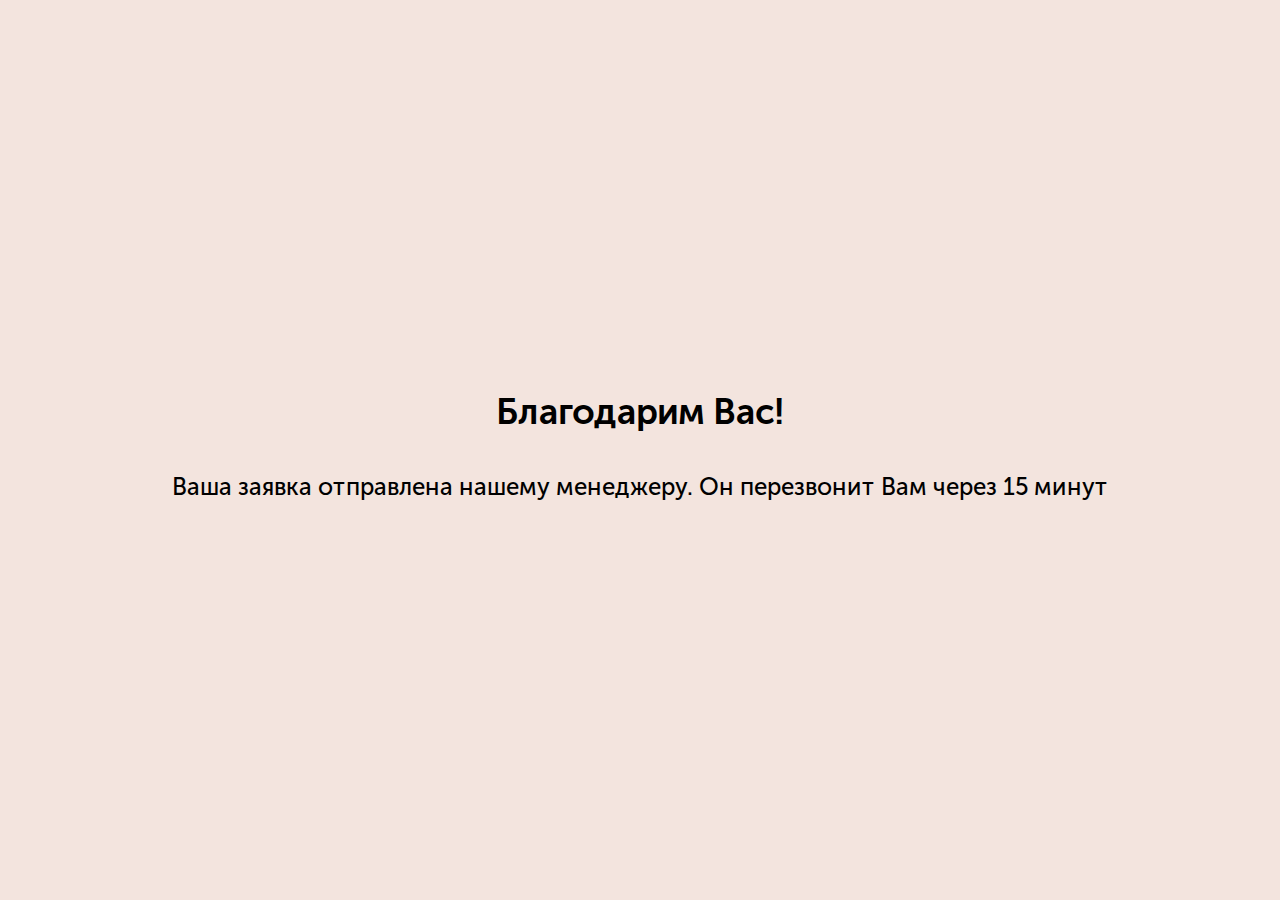
<file: thanks.html>
<!DOCTYPE html>
<html lang="ru" style="height: 100%;">
<head>
    <meta charset="UTF-8">
    <meta http-equiv="refresh" content="5; http://www.l-houselike.com.ua/">
    <title>Благодарим Вас!</title>
    <link rel="icon" type="image/ico" href="favicon.ico" />    
    <link rel="stylesheet" href="css/main.css" />
    <link rel="stylesheet" href="css/fonts.css" />
    <link rel="stylesheet" href="css/media.css" />
</head>
    <body class="thanks_body">
        <section class="thanks_page">
            <h4 style="font-size: 36px">Благодарим Вас!</h4>
            <p style="font-size: 24px">Ваша заявка отправлена нашему менеджеру. Он перезвонит Вам через 15 минут</p> 
        </section>  
    </body>
</html>
</file>
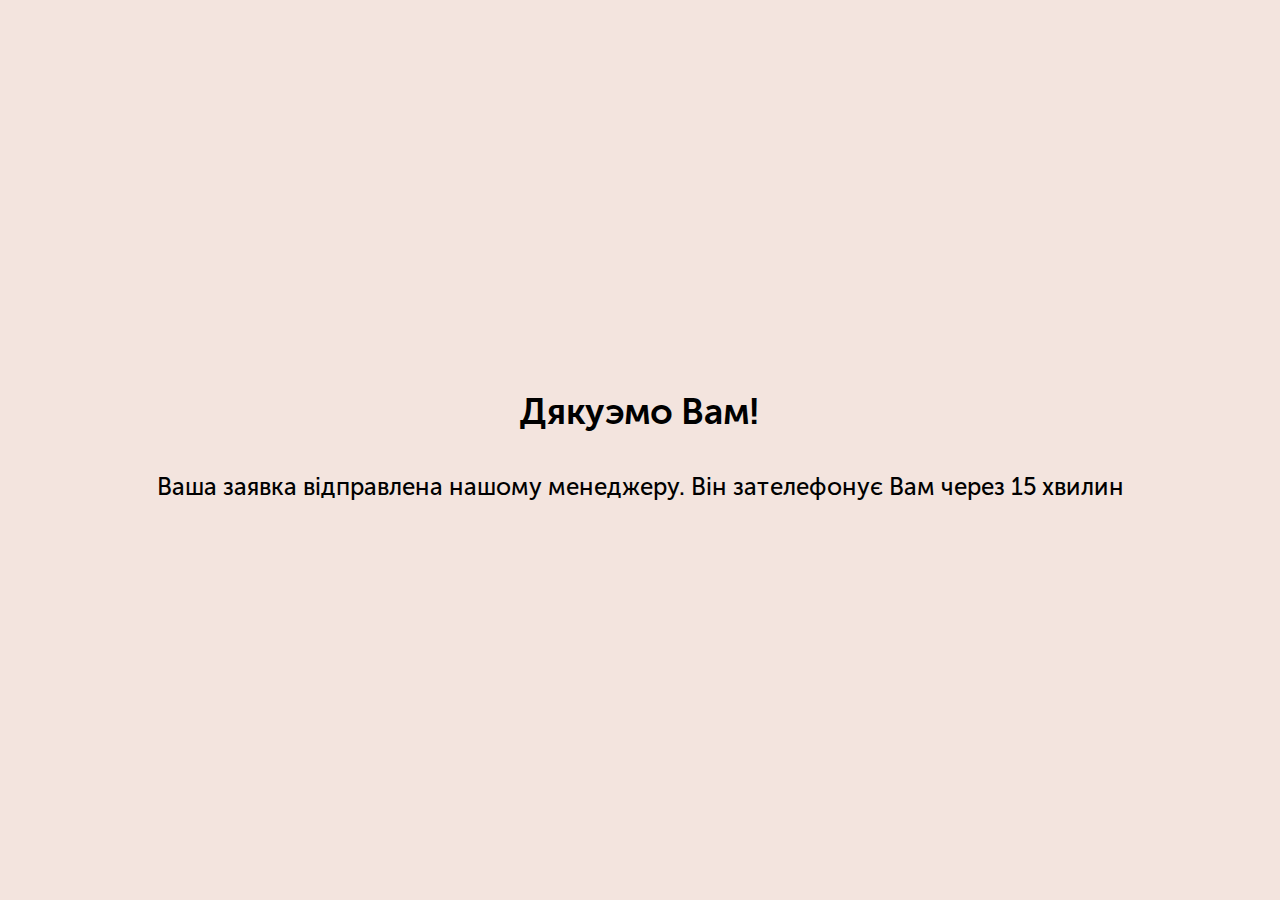
<file: thanks_ua.html>
<!DOCTYPE html>
<html lang="ru" style="height: 100%;">
<head>
    <meta charset="UTF-8">
    <meta http-equiv="refresh" content="5; http://www.l-houselike.com.ua/ua.html">
    <title>Дякуэмо Вам!</title>
    <link rel="icon" type="image/ico" href="favicon.ico" />    
    <link rel="stylesheet" href="css/main.css" />
    <link rel="stylesheet" href="css/fonts.css" />
    <link rel="stylesheet" href="css/media.css" />
</head>
    <body class="thanks_body">
        <section class="thanks_page">
            <h4 style="font-size: 36px">Дякуэмо Вам!</h1>
            <p style="font-size: 24px">Ваша заявка відправлена нашому менеджеру. Він зателефонує Вам через 15 хвилин</p> 
        </section>  
    </body>
</html>
</file>
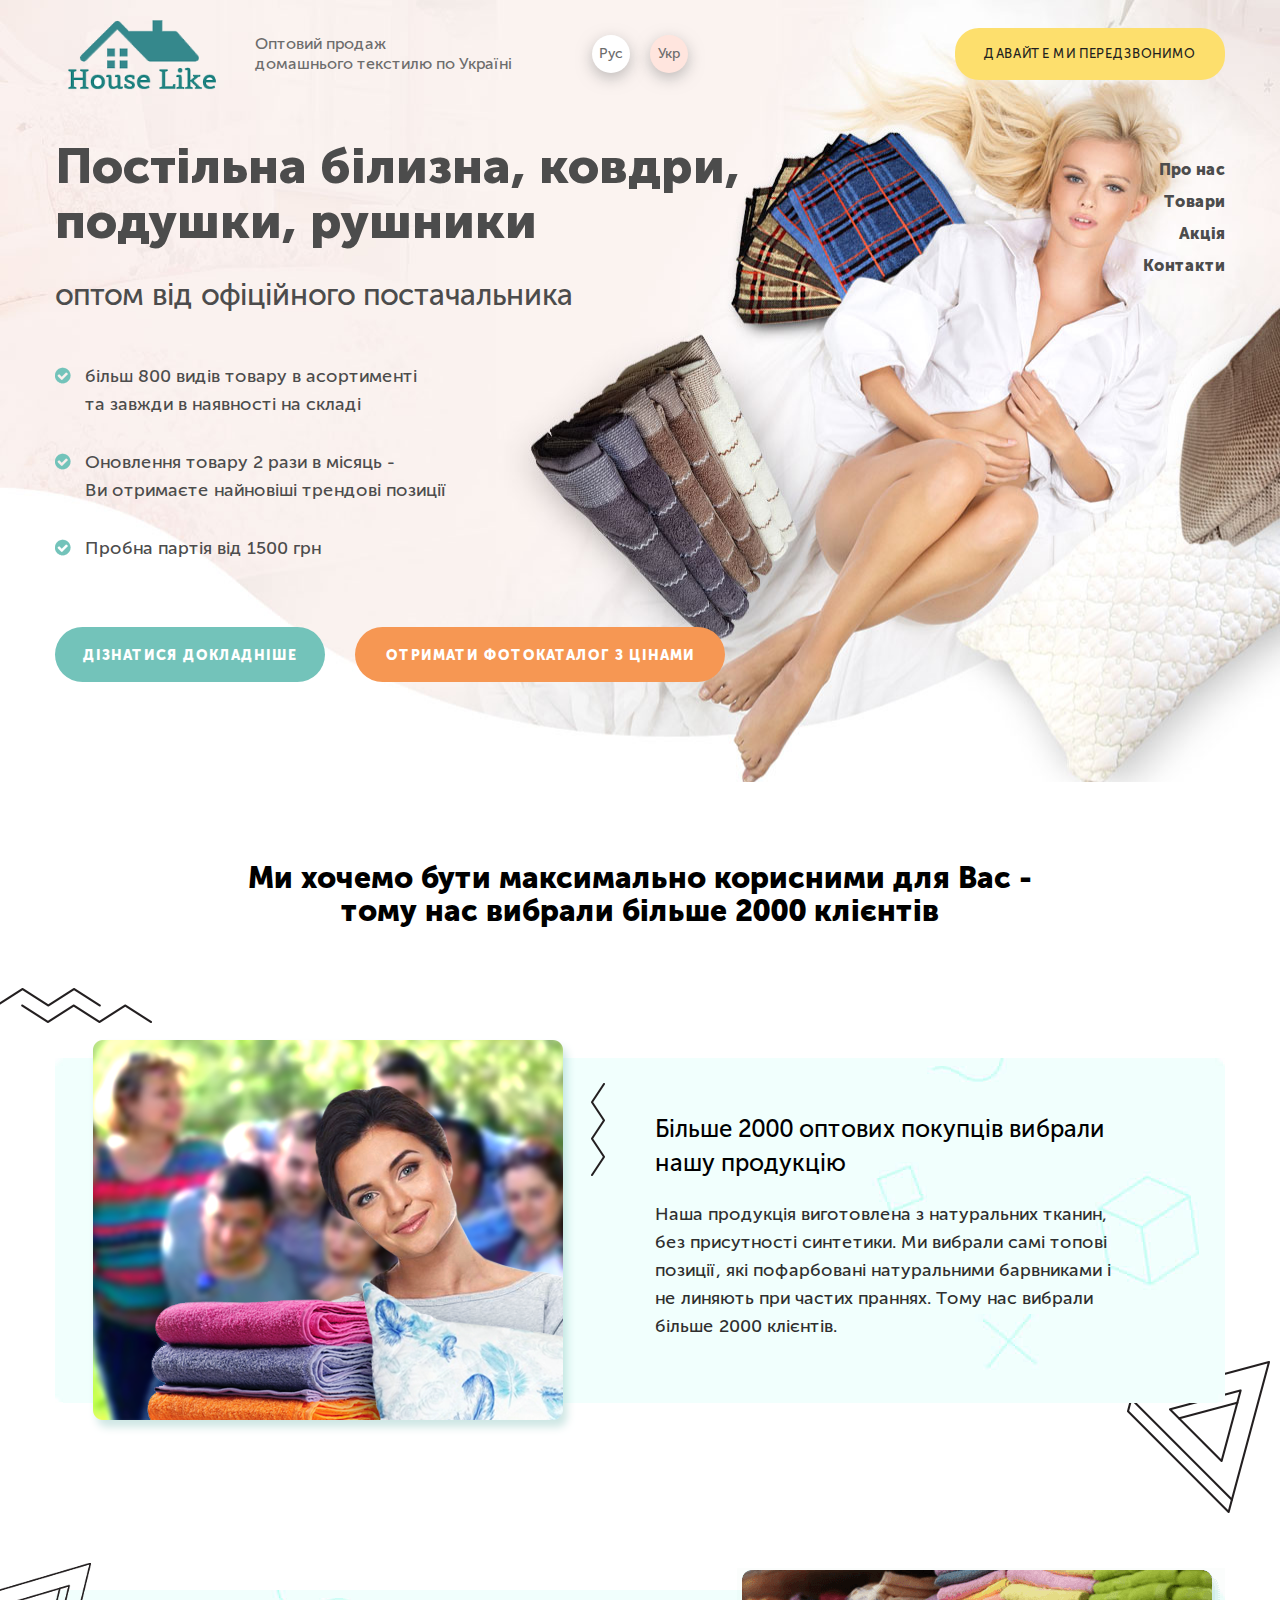
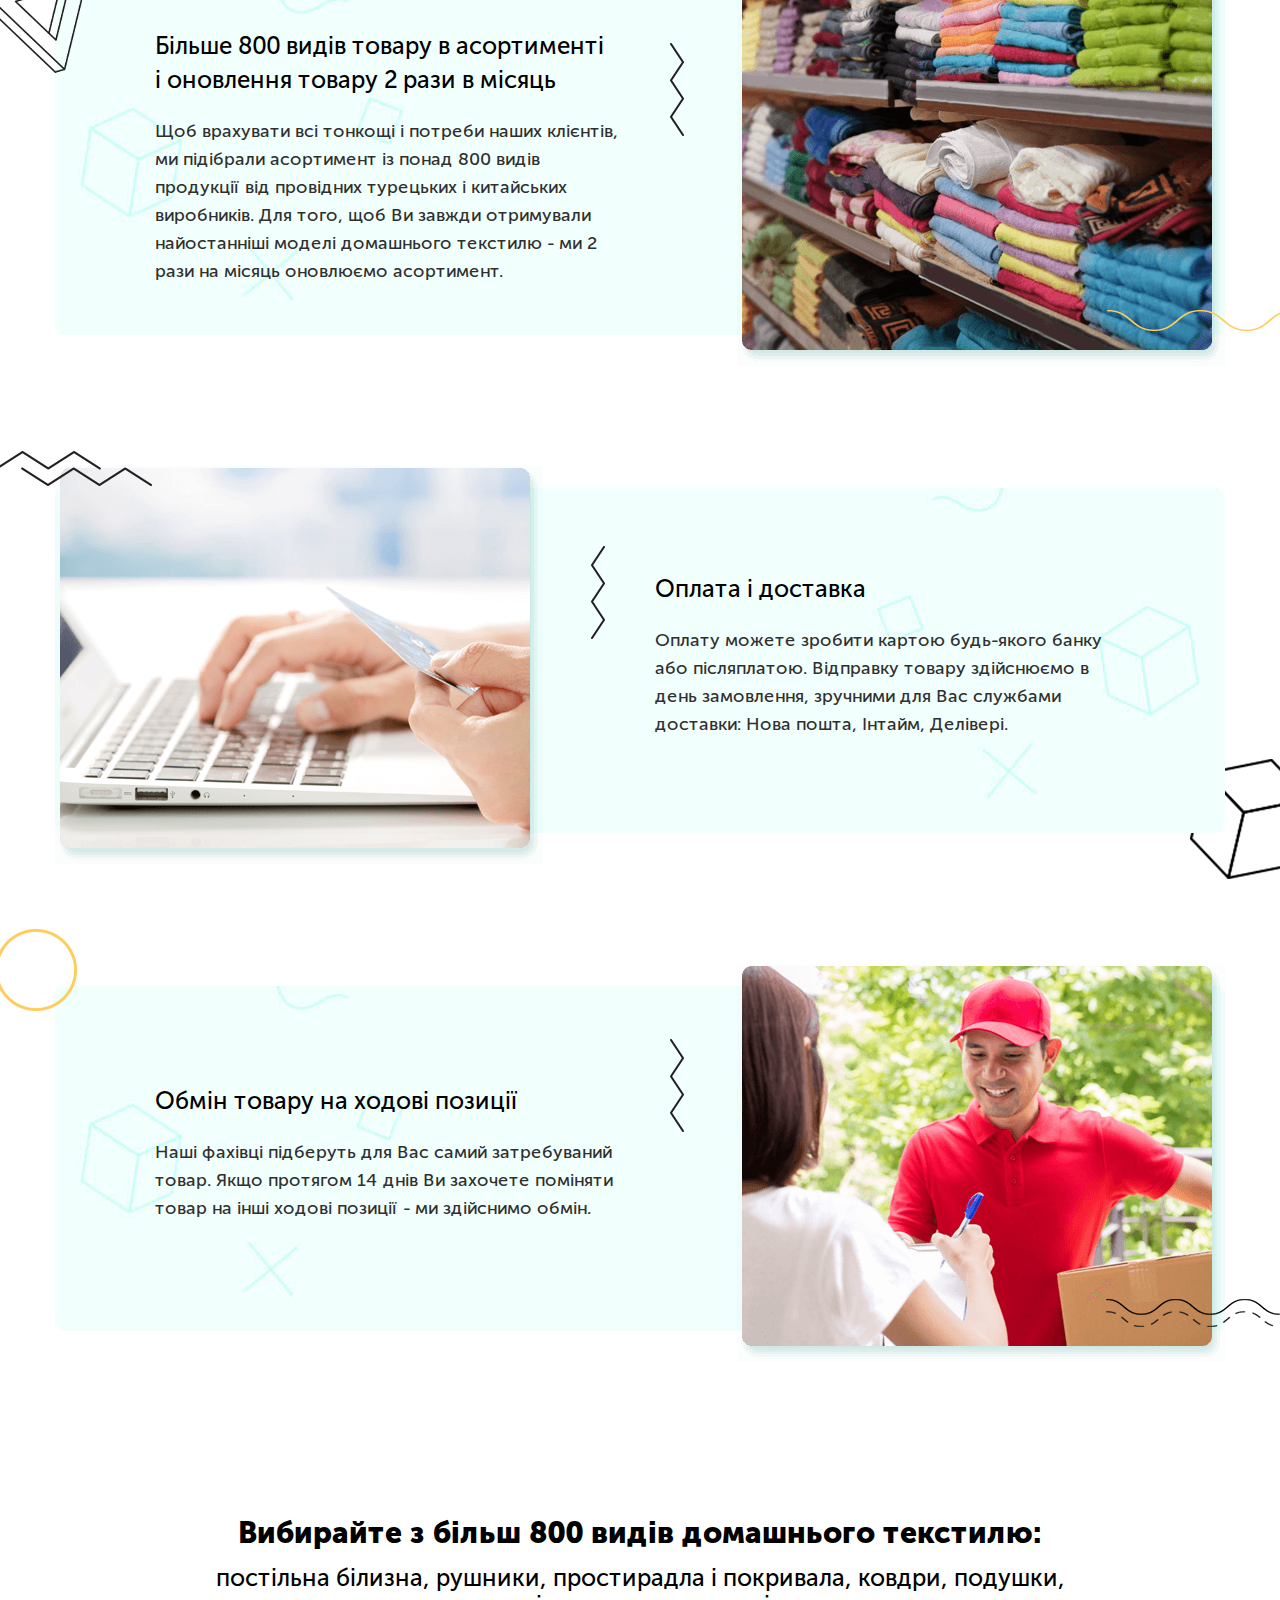
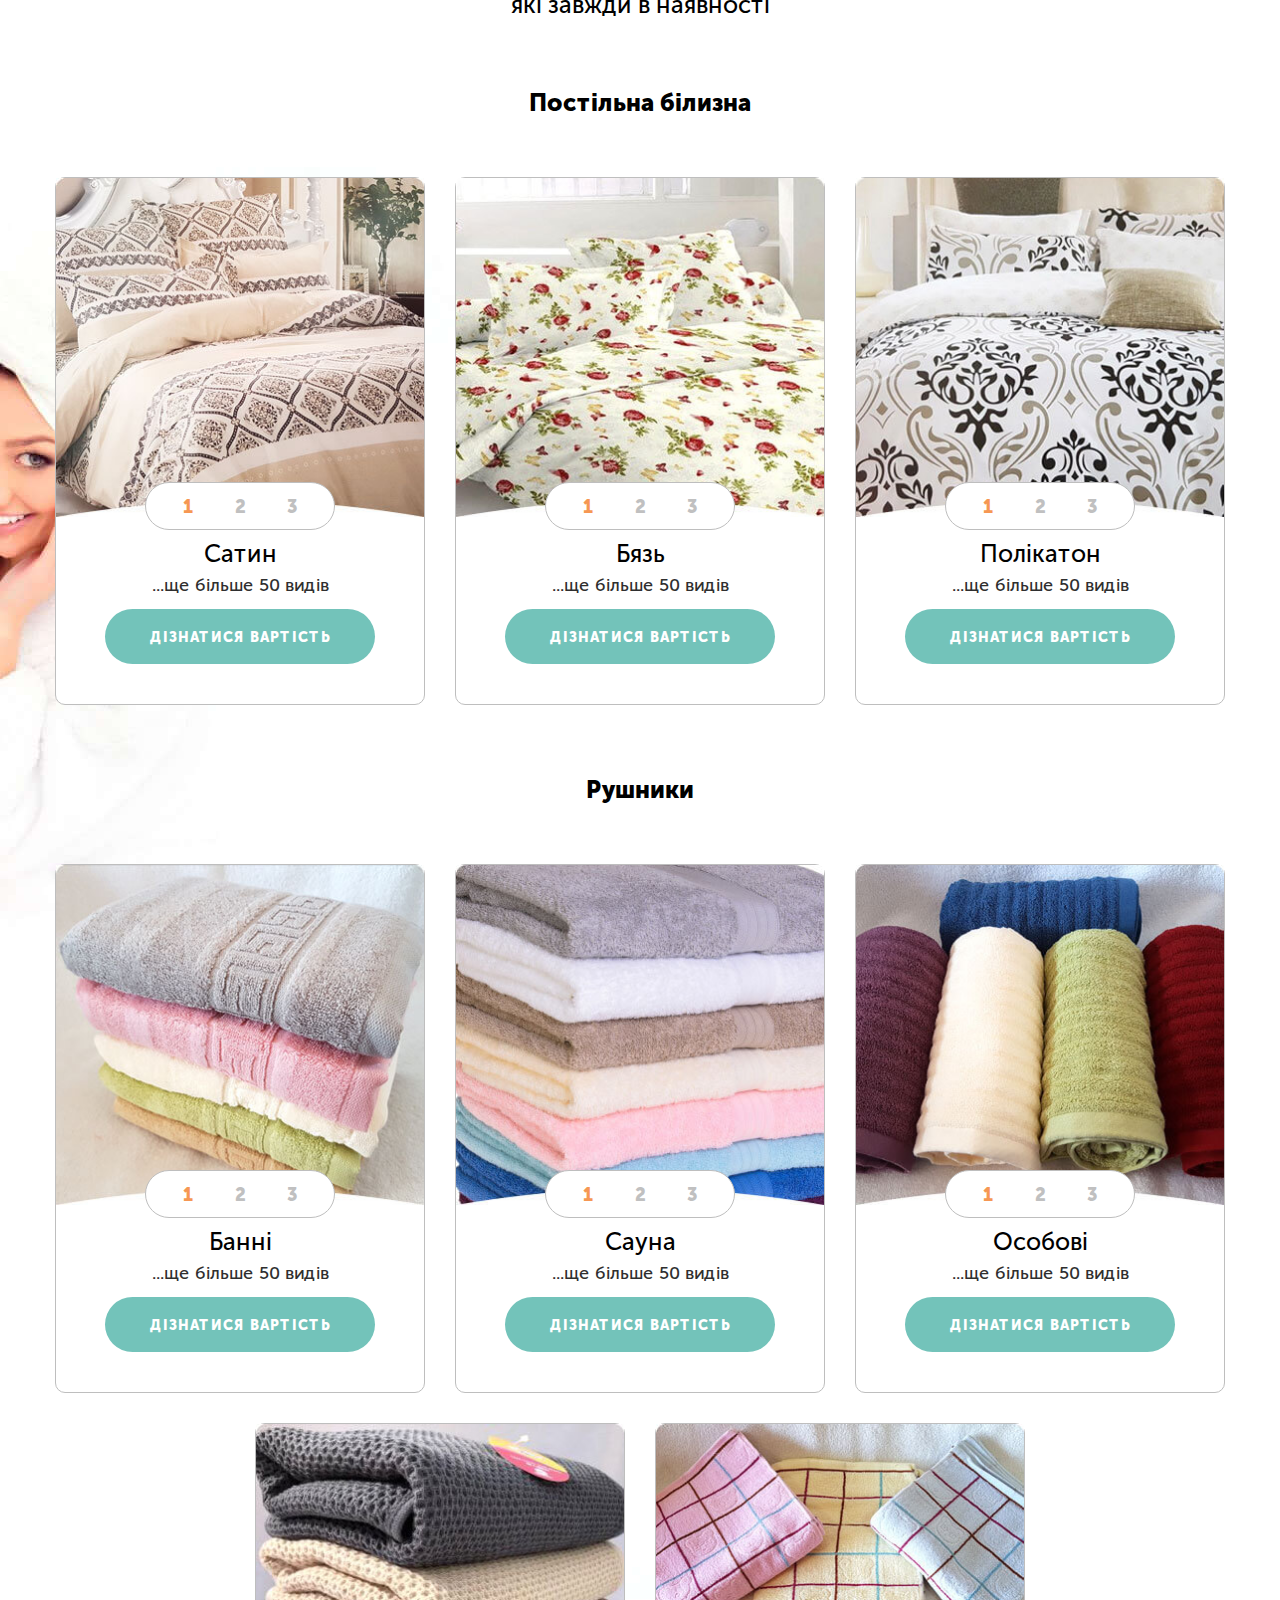
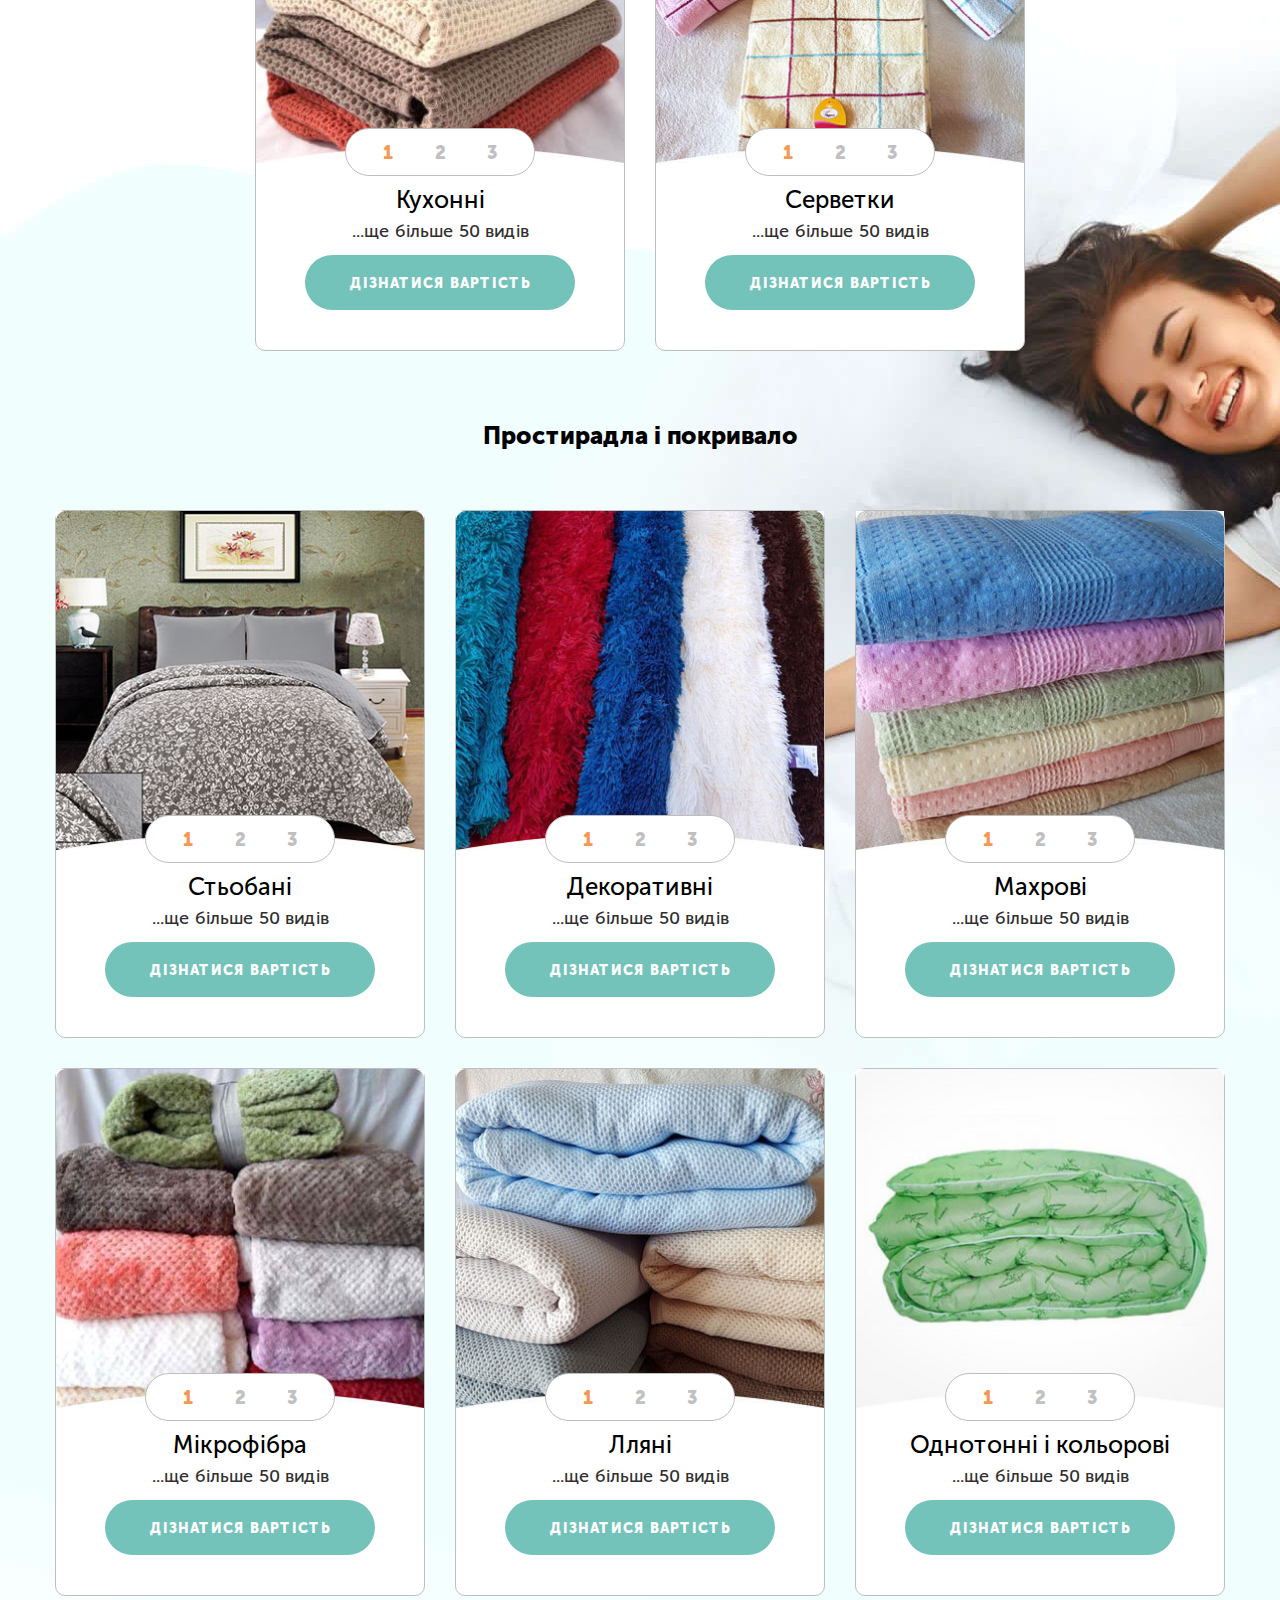
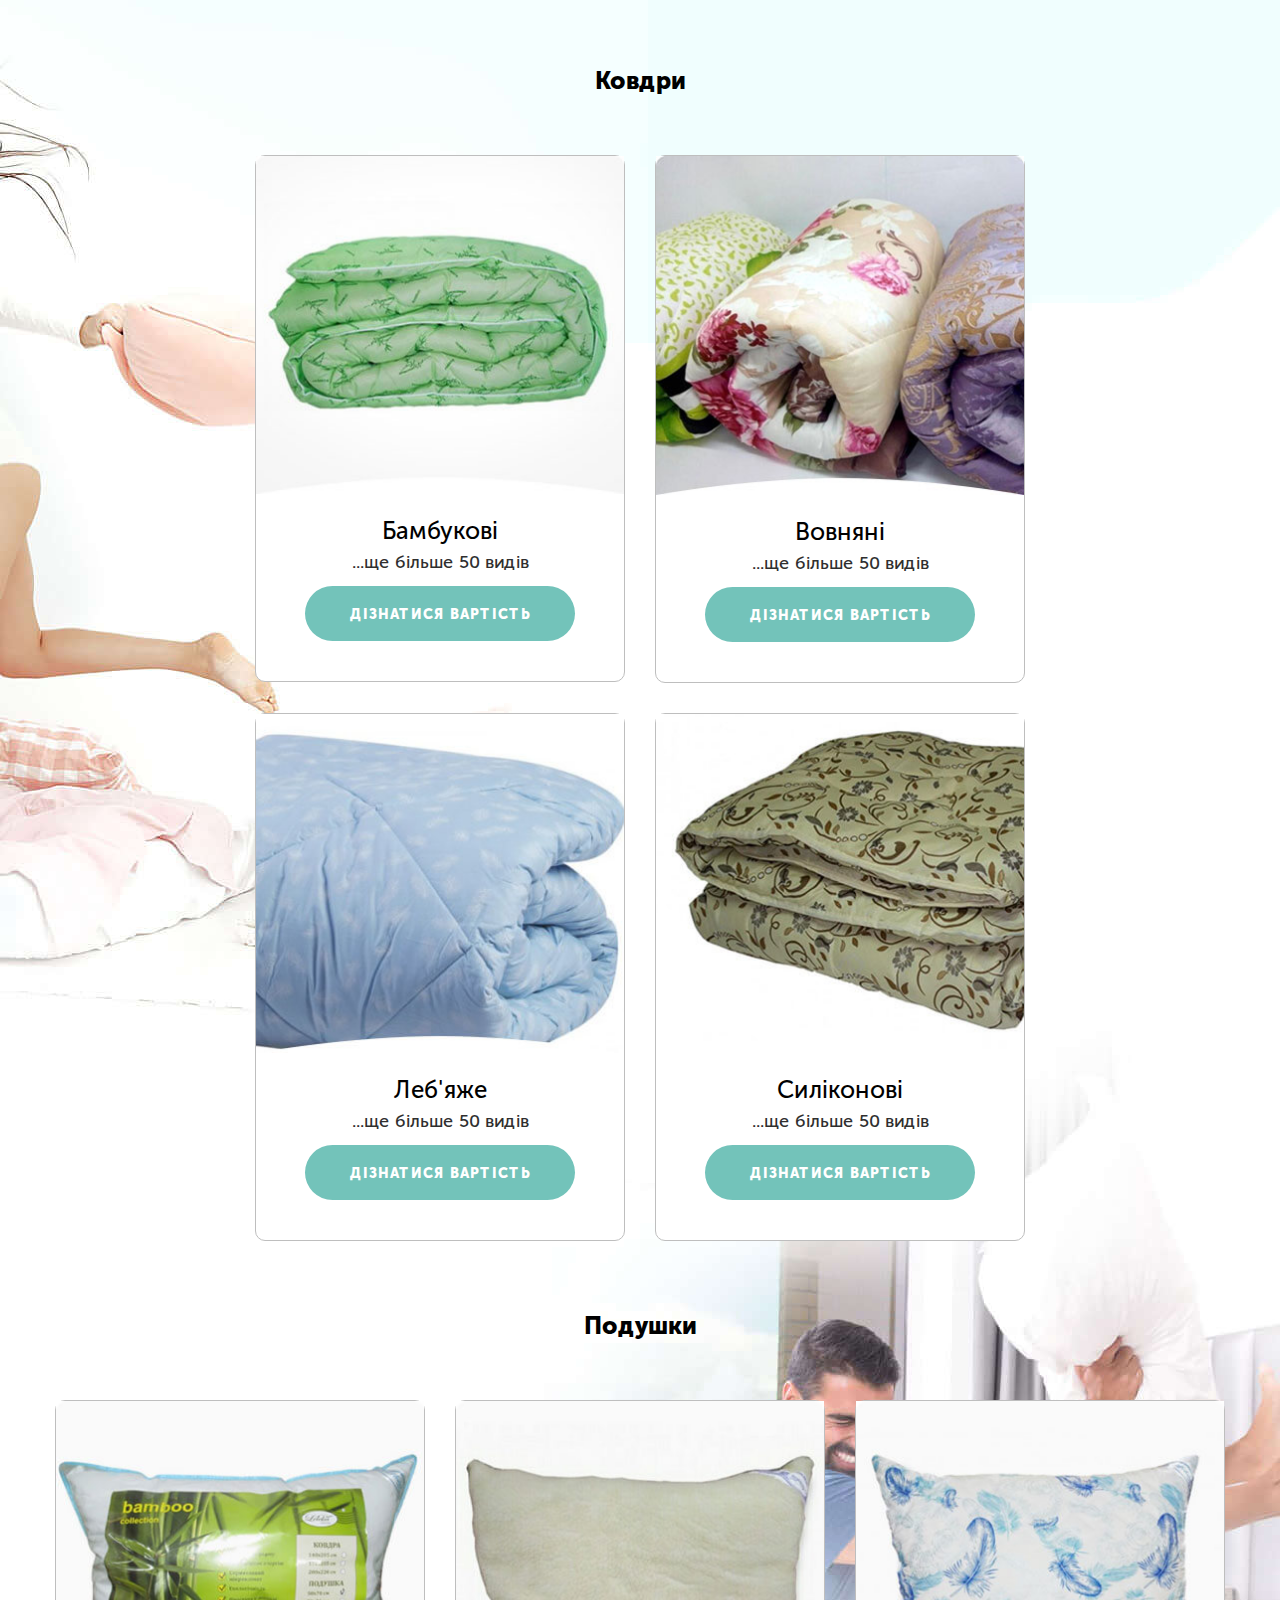
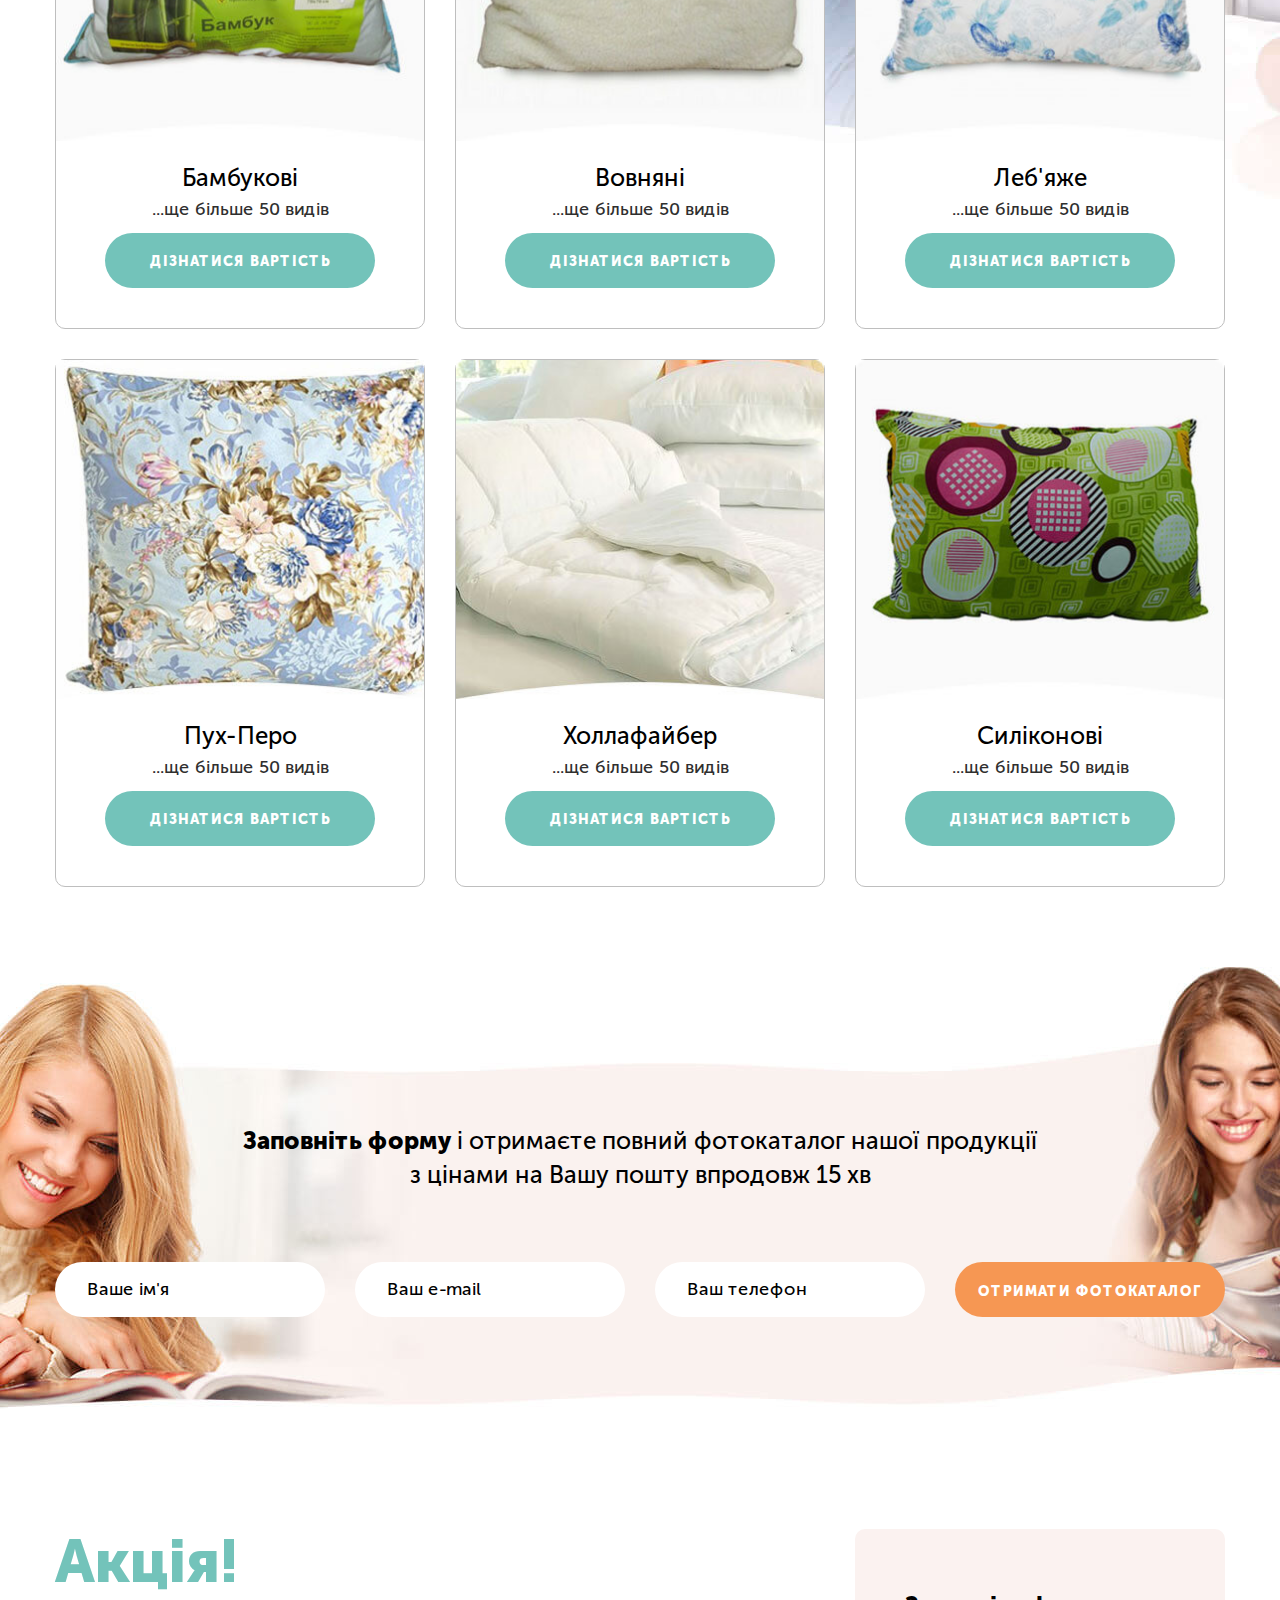
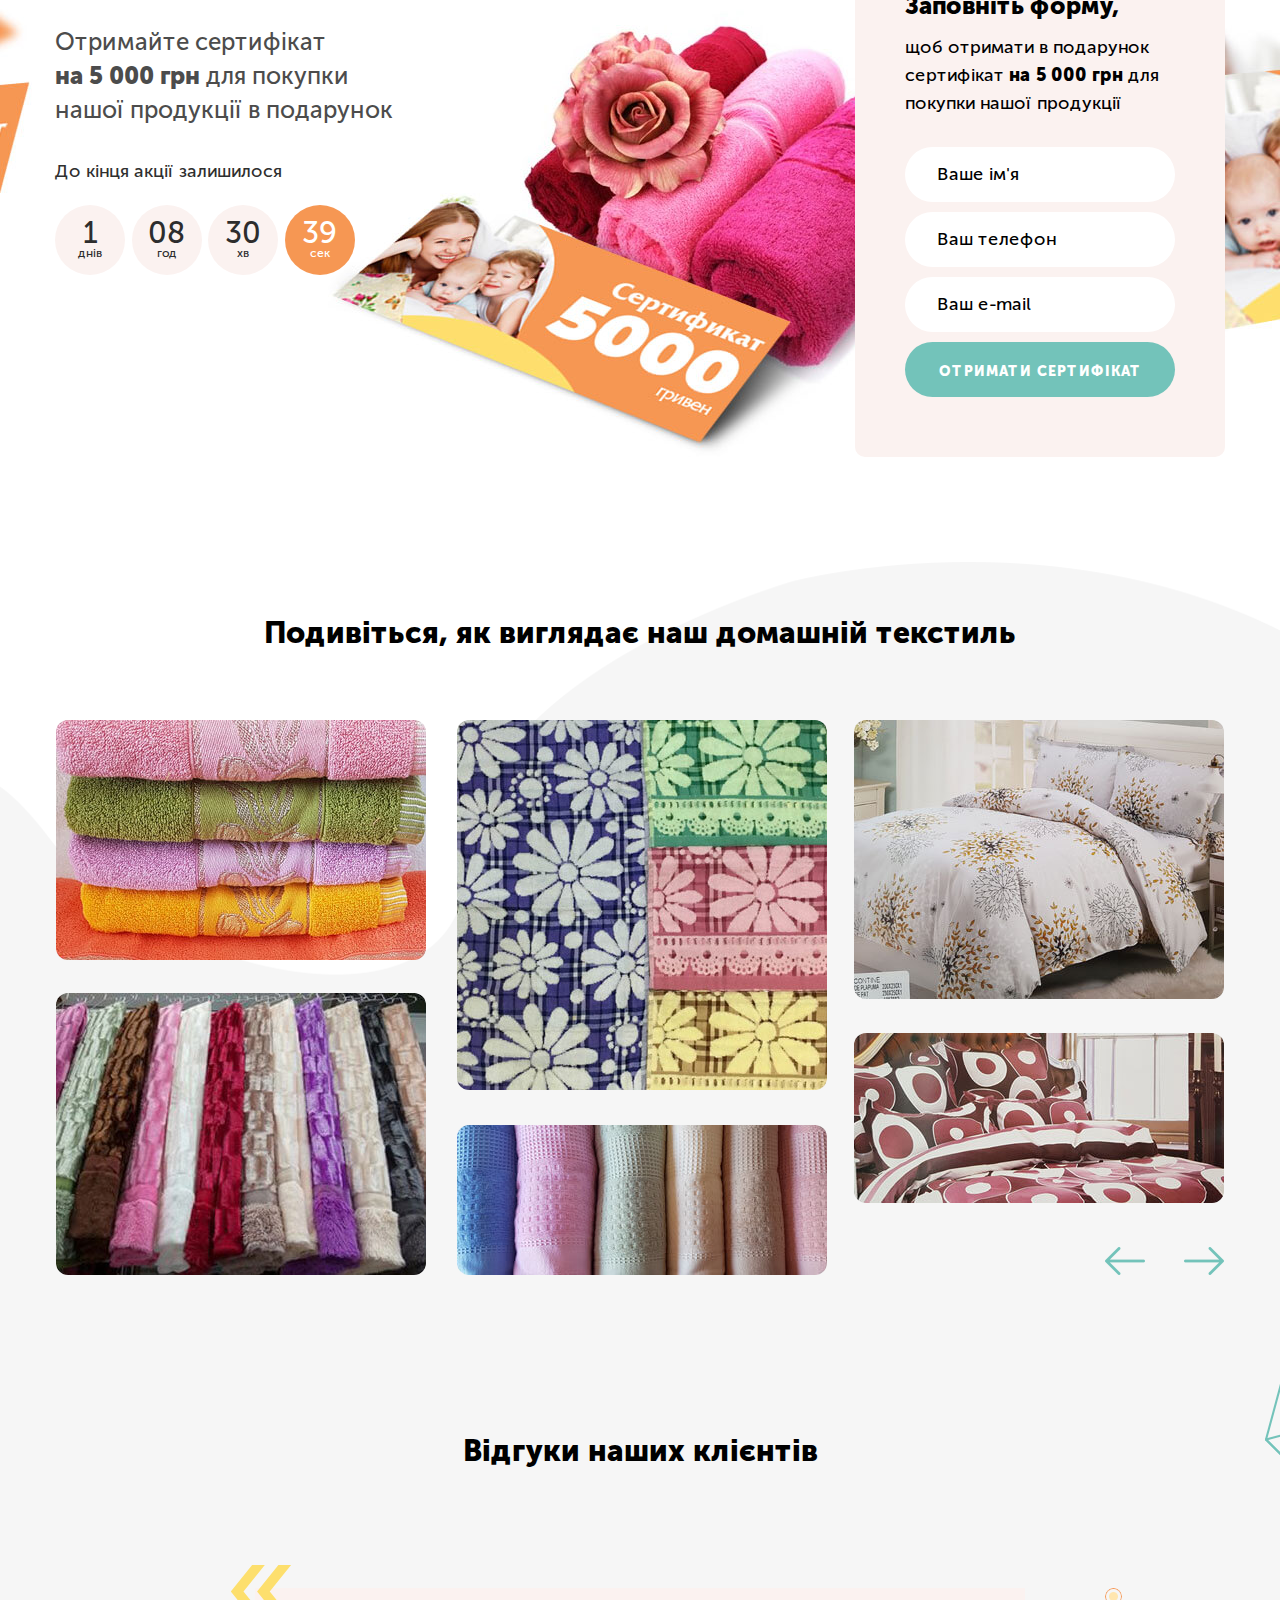
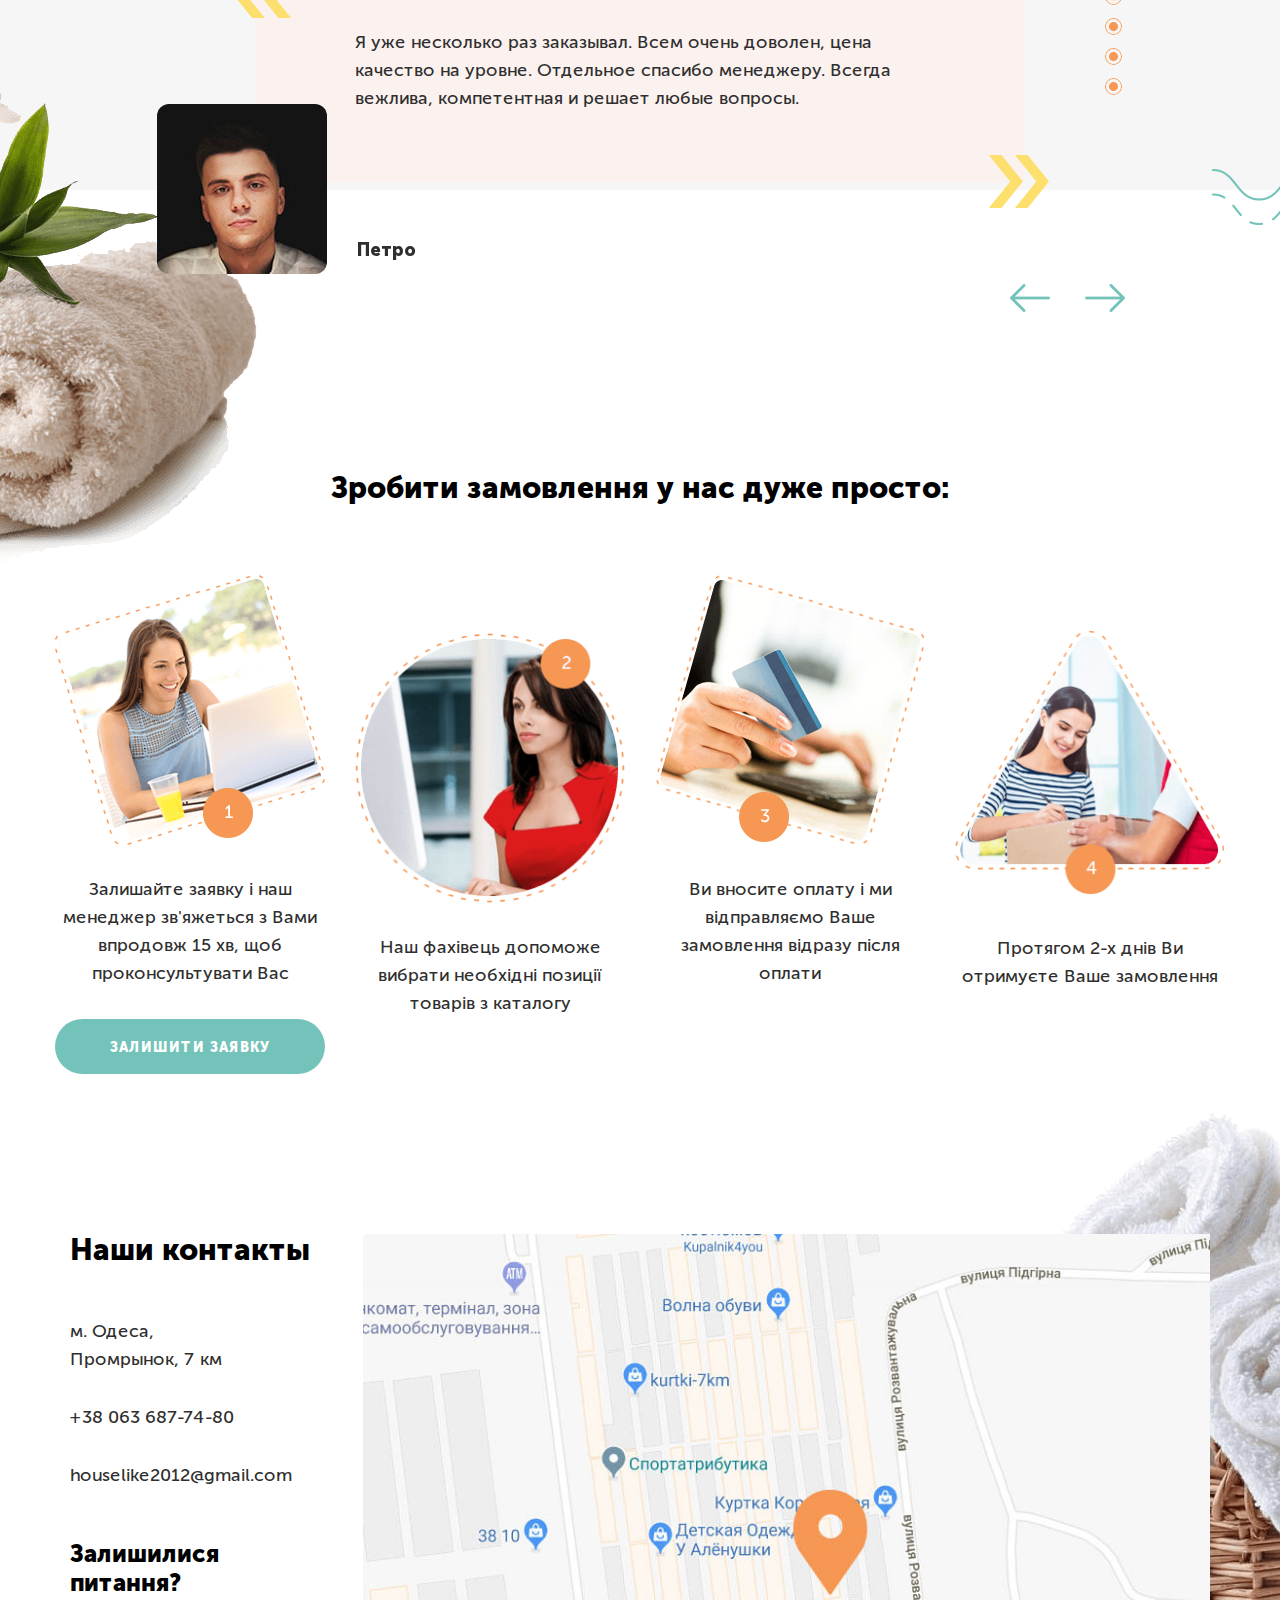
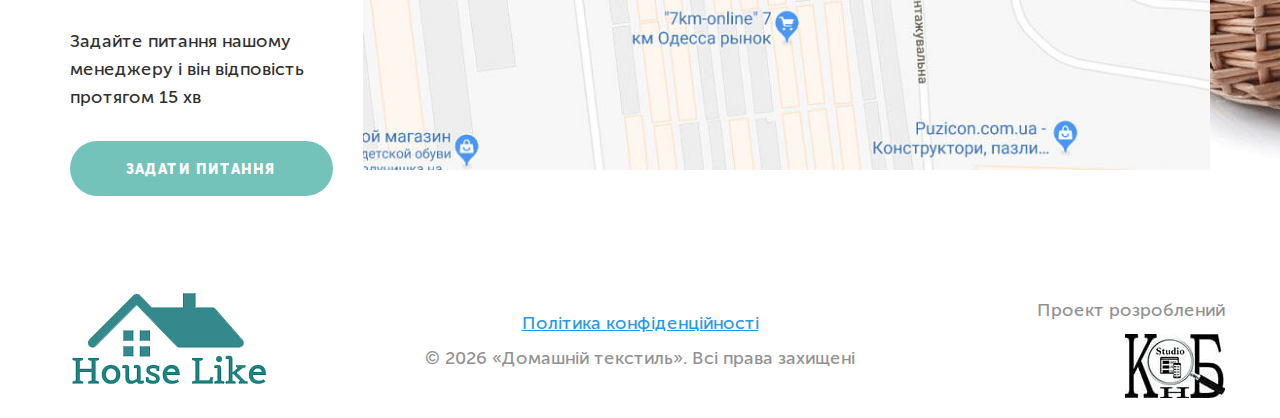
<file: ua.html>
<!DOCTYPE html>
<html lang="ru">
<head>
	<meta charset="utf-8" />
	<title>Текстиль - Оптовий продаж домашнього текстилю по Україні</title>
	<meta http-equiv="X-UA-Compatible" content="IE=edge" />
	<meta name="viewport" content="width=device-width, initial-scale=1, maximum-scale=1" />
	<!-- <meta class="viewport" name="viewport" content="width=1500" /> -->
	<link rel="stylesheet" href="libs/bootstrap/css/bootstrap.min.css">
	<link rel="icon" type="image/ico" href="fav.ico" />
	<link rel="stylesheet" href="css/main.css" />
	<link rel="stylesheet" href="css/media.css" />
	<link rel="stylesheet" href="css/fonts.css" />
	<link rel="stylesheet" href="libs/animate/animate.min.css" />
	<link rel="stylesheet" href="libs/magnific-popup/magnific-popup.css" />
	<link rel="stylesheet" href="libs/slick/slick.css" />
	<link rel="stylesheet" href="libs/slick/slick-theme.css" />
</head>
<body class="rus_page">

	<!--BEGIN Header-->
	<div class="main">
		<header>
			<div class="container">
				<div class="row top_head">
					<div class="col-md-2 logo">
						<img src="img/logo.png" alt="">
					</div>
					<div class="col-sm-6 col-md-3 desc">
						Оптовий продаж <br>домашнього текстилю по Україні
					</div>
					<ul class="col-sm-3 col-md-2 lang">
						<li><a href="index.html">Рус</a></li>
						<li class="active">Укр</li>
					</ul>
					<div class="col-md-2 top_phone">
						<a href="tel:+380933333333">(093)333-33-33</a>
					</div>
					<div class="col-md-3 top_btn">
						<a class="popup" href="#topFormWrapper">Давайте ми передзвонимо</a>
					</div>
				</div>			
			</div>
		</header>

		<main>
			<div class="container relative">
				<div class="row">
					<div class="col-md-8">
						<h1>Постільна білизна, ковдри, подушки, рушники</h1>
						<h2>оптом від офіційного постачальника</h2>
						<ul class="trigger">
							<li>більш 800 видів товару в асортименті <br>та завжди в наявності на складі</li>
							<li>Оновлення товару 2 рази в місяць - <br>Ви отримаєте найновіші трендові позиції</li>
							<li>Пробна партія від 1500 грн</li>
						</ul>
						<div class="main_btns">
							<a href="#main1FormWrapper" class="popup main_btn">Дізнатися докладніше</a>
							<a href="#main2FormWrapper" class="popup main_btn main_btn2">Отримати фотокаталог з цінами</a>
						</div>
						
					</div>
				</div>
				<ul class="menu">
					<li><a href="#about" class="scroll">Про нас</a></li>
					<li><a href="#product" class="scroll">Товари</a></li>
					<li><a href="#open_form" class="scroll">Акція</a></li>
					<li><a href="#contact" class="scroll">Контакти</a></li>
				</ul>
			</div>
		</main>
	</div>

	<section id="about" class="about">
		<div class="container">
			<h3>Ми хочемо бути максимально корисними для Вас - <br>тому нас вибрали більше 2000 клієнтів</h3>
			<div class="row">
				<div class="col-sm-6 pict">
					<img src="img/about_1.png" alt="">
				</div>
				<div class="col-sm-6 text">
					<h5>Більше 2000 оптових покупців вибрали нашу продукцію</h5>
					<p>Наша продукція виготовлена ​​з натуральних тканин, без присутності
синтетики. Ми вибрали самі топові позиції, які пофарбовані натуральними
барвниками і не линяють при частих праннях. Тому нас вибрали більше
2000 клієнтів.</p>
				</div>
			</div>
			<div class="row">
				<div class="col-sm-6 pict">
					<img src="img/about_2.png" alt="">
				</div>
				<div class="col-sm-6 text">
					<h5>Більше 800 видів товару в асортименті <br>і оновлення товару 2 рази в місяць</h5>
					<p>Щоб врахувати всі тонкощі і потреби наших клієнтів, ми підібрали
асортимент із понад 800 видів продукції від провідних турецьких і
китайських виробників. Для того, щоб Ви завжди отримували
найостанніші моделі домашнього текстилю - ми 2 рази на місяць
оновлюємо асортимент.</p>
				</div>
			</div>
			<div class="row">
				<div class="col-sm-6 pict">
					<img src="img/about_3.png" alt="">
				</div>
				<div class="col-sm-6 text">
					<h5>Оплата і доставка</h5>
					<p>Оплату можете зробити картою будь-якого банку або післяплатою.
Відправку товару здійснюємо в день замовлення, зручними для Вас
службами доставки: Нова пошта, Інтайм, Делівері.</p>
				</div>
			</div>
			<div class="row">
				<div class="col-sm-6 pict">
					<img src="img/about_4.png" alt="">
				</div>
				<div class="col-sm-6 text">
					<h5>Обмін товару на ходові позиції</h5>
					<p>Наші фахівці підберуть для Вас самий затребуваний товар.
Якщо протягом 14 днів Ви захочете поміняти товар на інші
ходові позиції - ми здійснимо обмін.</p>
				</div>
			</div>
		</div>
	</section>

	<section class="product" id="product">
		<div class="container">
			<h3>Вибирайте з більш 800 видів домашнього текстилю:
				<span>постільна білизна, рушники, простирадла і покривала, ковдри, подушки, <br>які завжди в наявності</span>
			</h3>
			<div class="row hidden-xs">
				<h4>Постільна білизна</h4>
				<div class="col-sm-4 col-md-4">
					<div class="product_item">
						<img src="img/prod_1_1.jpg" alt="">
						<h5>Сатин</h5>
						<div class="dots" data-count="1">
							<div class="dot active" data-index="1">1</div>
							<div class="dot" data-index="2">2</div>
							<div class="dot" data-index="3">3</div>
						</div>
						<p>...ще більше 50 видів</p>
						<a href="#prod1FormWrapper" class="popup main_btn">Дізнатися вартість</a>
					</div>
				</div>
				<div class="col-sm-4 col-md-4">
					<div class="product_item">
						<img src="img/prod_2_1.jpg" alt="">
						<h5>Бязь</h5>
						<div class="dots" data-count="2">
							<div class="dot active" data-index="1">1</div>
							<div class="dot" data-index="2">2</div>
							<div class="dot" data-index="3">3</div>
						</div>
						<p>...ще більше 50 видів</p>
						<a href="#prod1FormWrapper" class="popup main_btn">Дізнатися вартість</a>
					</div>
				</div>
				<div class="col-sm-4 col-md-4">
					<div class="product_item">
						<img src="img/prod_3_1.jpg" alt="">
						<h5>Полікатон</h5>
						<div class="dots" data-count="3">
							<div class="dot active" data-index="1">1</div>
							<div class="dot" data-index="2">2</div>
							<div class="dot" data-index="3">3</div>
						</div>
						<p>...ще більше 50 видів</p>
						<a href="#prod1FormWrapper" class="popup main_btn">Дізнатися вартість</a>
					</div>
				</div>
			</div>
			<div class="row hidden-xs">
				<h4>Рушники</h4>
				<div class="col-sm-4 col-md-4">
					<div class="product_item">
						<img src="img/prod_4_1.jpg" alt="">
						<h5>Банні</h5>
						<div class="dots" data-count="4">
							<div class="dot active" data-index="1">1</div>
							<div class="dot" data-index="2">2</div>
							<div class="dot" data-index="3">3</div>
						</div>
						<p>...ще більше 50 видів</p>
						<a href="#prod2FormWrapper" class="popup main_btn">Дізнатися вартість</a>
					</div>
				</div>
				<div class="col-sm-4 col-md-4">
					<div class="product_item">
						<img src="img/prod_5_1.jpg" alt="">
						<h5>Сауна</h5>
						<div class="dots" data-count="5">
							<div class="dot active" data-index="1">1</div>
							<div class="dot" data-index="2">2</div>
							<div class="dot" data-index="3">3</div>
						</div>
						<p>...ще більше 50 видів</p>
						<a href="#prod2FormWrapper" class="popup main_btn">Дізнатися вартість</a>
					</div>
				</div>
				<div class="col-sm-4 col-md-4">
					<div class="product_item">
						<img src="img/prod_6_1.jpg" alt="">
						<h5>Особові</h5>
						<div class="dots" data-count="6">
							<div class="dot active" data-index="1">1</div>
							<div class="dot" data-index="2">2</div>
							<div class="dot" data-index="3">3</div>
						</div>
						<p>...ще більше 50 видів</p>
						<a href="#prod2FormWrapper" class="popup main_btn">Дізнатися вартість</a>
					</div>
				</div>
				<div class="col-sm-offset-2 col-sm-4 col-md-4">
					<div class="product_item">
						<img src="img/prod_7_1.jpg" alt="">
						<h5>Кухонні</h5>
						<div class="dots" data-count="7">
							<div class="dot active" data-index="1">1</div>
							<div class="dot" data-index="2">2</div>
							<div class="dot" data-index="3">3</div>
						</div>
						<p>...ще більше 50 видів</p>
						<a href="#prod2FormWrapper" class="popup main_btn">Дізнатися вартість</a>
					</div>
				</div>
				<div class="col-sm-4 col-md-4">
					<div class="product_item">
						<img src="img/prod_8_1.jpg" alt="">
						<h5>Серветки</h5>
						<div class="dots" data-count="8">
							<div class="dot active" data-index="1">1</div>
							<div class="dot" data-index="2">2</div>
							<div class="dot" data-index="3">3</div>
						</div>
						<p>...ще більше 50 видів</p>
						<a href="#prod2FormWrapper" class="popup main_btn">Дізнатися вартість</a>
					</div>
				</div>
			</div>
			<div class="row hidden-xs">
				<h4>Простирадла і покривало</h4>
				<div class="col-sm-4 col-md-4">
					<div class="product_item">
						<img src="img/prod_9_1.jpg" alt="">
						<h5>Стьобані</h5>
						<div class="dots" data-count="9">
							<div class="dot active" data-index="1">1</div>
							<div class="dot" data-index="2">2</div>
							<div class="dot" data-index="3">3</div>
						</div>
						<p>...ще більше 50 видів</p>
						<a href="#prod3FormWrapper" class="popup main_btn">Дізнатися вартість</a>
					</div>
				</div>
				<div class="col-sm-4 col-md-4">
					<div class="product_item">
						<img src="img/prod_10_1.jpg" alt="">
						<h5>Декоративні</h5>
						<div class="dots" data-count="10">
							<div class="dot active" data-index="1">1</div>
							<div class="dot" data-index="2">2</div>
							<div class="dot" data-index="3">3</div>
						</div>
						<p>...ще більше 50 видів</p>
						<a href="#prod3FormWrapper" class="popup main_btn">Дізнатися вартість</a>
					</div>
				</div>
				<div class="col-sm-4 col-md-4">
					<div class="product_item">
						<img src="img/prod_11_1.jpg" alt="">
						<h5>Махрові</h5>
						<div class="dots" data-count="11">
							<div class="dot active" data-index="1">1</div>
							<div class="dot" data-index="2">2</div>
							<div class="dot" data-index="3">3</div>
						</div>
						<p>...ще більше 50 видів</p>
						<a href="#prod3FormWrapper" class="popup main_btn">Дізнатися вартість</a>
					</div>
				</div>
				<div class="col-sm-4 col-md-4">
					<div class="product_item">
						<img src="img/prod_12_1.jpg" alt="">
						<h5>Мікрофібра</h5>
						<div class="dots" data-count="12">
							<div class="dot active" data-index="1">1</div>
							<div class="dot" data-index="2">2</div>
							<div class="dot" data-index="3">3</div>
						</div>
						<p>...ще більше 50 видів</p>
						<a href="#prod3FormWrapper" class="popup main_btn">Дізнатися вартість</a>
					</div>
				</div>
				<div class="col-sm-4 col-md-4">
					<div class="product_item">
						<img src="img/prod_13_1.jpg" alt="">
						<h5>Лляні</h5>
						<div class="dots" data-count="13">
							<div class="dot active" data-index="1">1</div>
							<div class="dot" data-index="2">2</div>
							<div class="dot" data-index="3">3</div>
						</div>
						<p>...ще більше 50 видів</p>
						<a href="#prod3FormWrapper" class="popup main_btn">Дізнатися вартість</a>
					</div>
				</div>
				<div class="col-sm-4 col-md-4">
					<div class="product_item">
						<img src="img/prod_14_1.jpg" alt="">
						<h5>Однотонні і кольорові</h5>
						<div class="dots" data-count="14">
							<div class="dot active" data-index="1">1</div>
							<div class="dot" data-index="2">2</div>
							<div class="dot" data-index="3">3</div>
						</div>
						<p>...ще більше 50 видів</p>
						<a href="#prod3FormWrapper" class="popup main_btn">Дізнатися вартість</a>
					</div>
				</div>
			</div>
			<div class="row hidden-xs">
				<h4>Ковдри</h4>
				<div class="col-sm-offset-2 col-sm-4 col-md-4">
					<div class="product_item">
						<img src="img/prod_15_1.jpg" alt="">
						<h5>Бамбукові</h5>
						<p>...ще більше 50 видів</p>
						<a href="#prod4FormWrapper" class="popup main_btn">Дізнатися вартість</a>
					</div>
				</div>
				<div class="col-sm-4 col-md-4">
					<div class="product_item">
						<img src="img/prod_16_1.jpg" alt="">
						<h5>Вовняні</h5>
						<p>...ще більше 50 видів</p>
						<a href="#prod4FormWrapper" class="popup main_btn">Дізнатися вартість</a>
					</div>
				</div>
				<div class="col-sm-offset-2 col-sm-4 col-md-4">
					<div class="product_item">
						<img src="img/prod_17_1.jpg" alt="">
						<h5>Леб'яже</h5>
						<p>...ще більше 50 видів</p>
						<a href="#prod4FormWrapper" class="popup main_btn">Дізнатися вартість</a>
					</div>
				</div>
				<div class="col-sm-4 col-md-4">
					<div class="product_item">
						<img src="img/prod_18_1.jpg" alt="">
						<h5>Силіконові</h5>
						<p>...ще більше 50 видів</p>
						<a href="#prod4FormWrapper" class="popup main_btn">Дізнатися вартість</a>
					</div>
				</div>
			</div>
			<div class="row hidden-xs">
				<h4>Подушки</h4>
				<div class="col-sm-4 col-md-4">
					<div class="product_item">
						<img src="img/prod_19_1.jpg" alt="">
						<h5>Бамбукові</h5>
						<p>...ще більше 50 видів</p>
						<a href="#prod5FormWrapper" class="popup main_btn">Дізнатися вартість</a>
					</div>
				</div>
				<div class="col-sm-4 col-md-4">
					<div class="product_item">
						<img src="img/prod_20_1.jpg" alt="">
						<h5>Вовняні</h5>
						<p>...ще більше 50 видів</p>
						<a href="#prod5FormWrapper" class="popup main_btn">Дізнатися вартість</a>
					</div>
				</div>
				<div class="col-sm-4 col-md-4">
					<div class="product_item">
						<img src="img/prod_21_1.jpg" alt="">
						<h5>Леб'яже</h5>
						<p>...ще більше 50 видів</p>
						<a href="#prod5FormWrapper" class="popup main_btn">Дізнатися вартість</a>
					</div>
				</div>
				<div class="col-sm-4 col-md-4">
					<div class="product_item">
						<img src="img/prod_22_1.jpg" alt="">
						<h5>Пух-Перо</h5>
						<p>...ще більше 50 видів</p>
						<a href="#prod5FormWrapper" class="popup main_btn">Дізнатися вартість</a>
					</div>
				</div>
				<div class="col-sm-4 col-md-4">
					<div class="product_item">
						<img src="img/prod_23_1.jpg" alt="">
						<h5>Холлафайбер</h5>
						<p>...ще більше 50 видів</p>
						<a href="#prod5FormWrapper" class="popup main_btn">Дізнатися вартість</a>
					</div>
				</div>
				<div class="col-sm-4 col-md-4">
					<div class="product_item">
						<img src="img/prod_24_1.jpg" alt="">
						<h5>Силіконові</h5>
						<p>...ще більше 50 видів</p>
						<a href="#prod5FormWrapper" class="popup main_btn">Дізнатися вартість</a>
					</div>
				</div>
			</div>


			<!-- -------------------------->




			<div class="hidden-sm hidden-md hidden-lg">
				<h4>Постільна білизна</h4>
				<div class="slider_wrapper">
					<div class="prev prev_1"></div>
					<div class="next next_1"></div>
					<div class="slider_1">
						<div class="product_item">
							<img src="img/prod_1_1.jpg" alt="">
							<h5>Сатин</h5>
							<div class="dots" data-count="1">
								<div class="dot active" data-index="1">1</div>
								<div class="dot" data-index="2">2</div>
								<div class="dot" data-index="3">3</div>
							</div>
							<p>...ще більше 50 видів</p>
							<a href="#prod1FormWrapper" class="popup main_btn">Дізнатися вартість</a>
						</div>
						<div class="product_item">
							<img src="img/prod_2_1.jpg" alt="">
							<h5>Бязь</h5>
							<div class="dots" data-count="2">
								<div class="dot active" data-index="1">1</div>
								<div class="dot" data-index="2">2</div>
								<div class="dot" data-index="3">3</div>
							</div>
							<p>...ще більше 50 видів</p>
							<a href="#prod1FormWrapper" class="popup main_btn">Дізнатися вартість</a>
						</div>
						<div class="product_item">
							<img src="img/prod_3_1.jpg" alt="">
							<h5>Полікатон</h5>
							<div class="dots" data-count="3">
								<div class="dot active" data-index="1">1</div>
								<div class="dot" data-index="2">2</div>
								<div class="dot" data-index="3">3</div>
							</div>
							<p>...ще більше 50 видів</p>
							<a href="#prod1FormWrapper" class="popup main_btn">Дізнатися вартість</a>
						</div>
					</div>
				</div>
			</div>
			<div class="hidden-sm hidden-md hidden-lg">
				<h4>Рушники</h4>
				<div class="slider_wrapper">
					<div class="prev prev_2"></div>
					<div class="next next_2"></div>
					<div class="slider_2">
						<div class="product_item">
							<img src="img/prod_4_1.jpg" alt="">
							<h5>Банні</h5>
							<div class="dots" data-count="4">
								<div class="dot active" data-index="1">1</div>
								<div class="dot" data-index="2">2</div>
								<div class="dot" data-index="3">3</div>
							</div>
							<p>...ще більше 50 видів</p>
							<a href="#prod2FormWrapper" class="popup main_btn">Дізнатися вартість</a>
						</div>
						<div class="product_item">
							<img src="img/prod_5_1.jpg" alt="">
							<h5>Сауна</h5>
							<div class="dots" data-count="5">
								<div class="dot active" data-index="1">1</div>
								<div class="dot" data-index="2">2</div>
								<div class="dot" data-index="3">3</div>
							</div>
							<p>...ще більше 50 видів</p>
							<a href="#prod2FormWrapper" class="popup main_btn">Дізнатися вартість</a>
						</div>
						<div class="product_item">
							<img src="img/prod_6_1.jpg" alt="">
							<h5>Особові</h5>
							<div class="dots" data-count="6">
								<div class="dot active" data-index="1">1</div>
								<div class="dot" data-index="2">2</div>
								<div class="dot" data-index="3">3</div>
							</div>
							<p>...ще більше 50 видів</p>
							<a href="#prod2FormWrapper" class="popup main_btn">Дізнатися вартість</a>
						</div>
						<div class="product_item">
							<img src="img/prod_7_1.jpg" alt="">
							<h5>Кухонні</h5>
							<div class="dots" data-count="7">
								<div class="dot active" data-index="1">1</div>
								<div class="dot" data-index="2">2</div>
								<div class="dot" data-index="3">3</div>
							</div>
							<p>...ще більше 50 видів</p>
							<a href="#prod2FormWrapper" class="popup main_btn">Дізнатися вартість</a>
						</div>
						<div class="product_item">
							<img src="img/prod_8_1.jpg" alt="">
							<h5>Серветки</h5>
							<div class="dots" data-count="8">
								<div class="dot active" data-index="1">1</div>
								<div class="dot" data-index="2">2</div>
								<div class="dot" data-index="3">3</div>
							</div>
							<p>...ще більше 50 видів</p>
							<a href="#prod2FormWrapper" class="popup main_btn">Дізнатися вартість</a>
						</div>
					</div>
				</div>
			</div>
			<div class="hidden-sm hidden-md hidden-lg">
				<h4>Простирадла і покривало</h4>
				<div class="slider_wrapper">
					<div class="prev prev_3"></div>
					<div class="next next_3"></div>
					<div class="slider_3">
						<div class="product_item">
							<img src="img/prod_9_1.jpg" alt="">
							<h5>Стьобані</h5>
							<div class="dots" data-count="9">
								<div class="dot active" data-index="1">1</div>
								<div class="dot" data-index="2">2</div>
								<div class="dot" data-index="3">3</div>
							</div>
							<p>...ще більше 50 видів</p>
							<a href="#prod3FormWrapper" class="popup main_btn">Дізнатися вартість</a>
						</div>

						<div class="product_item">
							<img src="img/prod_10_1.jpg" alt="">
							<h5>Декоративні</h5>
							<div class="dots" data-count="10">
								<div class="dot active" data-index="1">1</div>
								<div class="dot" data-index="2">2</div>
								<div class="dot" data-index="3">3</div>
							</div>
							<p>...ще більше 50 видів</p>
							<a href="#prod3FormWrapper" class="popup main_btn">Дізнатися вартість</a>
						</div>

						<div class="product_item">
							<img src="img/prod_11_1.jpg" alt="">
							<h5>Махрові</h5>
							<div class="dots" data-count="11">
								<div class="dot active" data-index="1">1</div>
								<div class="dot" data-index="2">2</div>
								<div class="dot" data-index="3">3</div>
							</div>
							<p>...ще більше 50 видів</p>
							<a href="#prod3FormWrapper" class="popup main_btn">Дізнатися вартість</a>
						</div>

						<div class="product_item">
							<img src="img/prod_12_1.jpg" alt="">
							<h5>Мікрофібра</h5>
							<div class="dots" data-count="12">
								<div class="dot active" data-index="1">1</div>
								<div class="dot" data-index="2">2</div>
								<div class="dot" data-index="3">3</div>
							</div>
							<p>...ще більше 50 видів</p>
							<a href="#prod3FormWrapper" class="popup main_btn">Дізнатися вартість</a>
						</div>

						<div class="product_item">
							<img src="img/prod_13_1.jpg" alt="">
							<h5>Лляні</h5>
							<div class="dots" data-count="13">
								<div class="dot active" data-index="1">1</div>
								<div class="dot" data-index="2">2</div>
								<div class="dot" data-index="3">3</div>
							</div>
							<p>...ще більше 50 видів</p>
							<a href="#prod3FormWrapper" class="popup main_btn">Дізнатися вартість</a>
						</div>

						<div class="product_item">
							<img src="img/prod_14_1.jpg" alt="">
							<h5>Однотонні і кольорові</h5>
							<div class="dots" data-count="14">
								<div class="dot active" data-index="1">1</div>
								<div class="dot" data-index="2">2</div>
								<div class="dot" data-index="3">3</div>
							</div>
							<p>...ще більше 50 видів</p>
							<a href="#prod3FormWrapper" class="popup main_btn">Дізнатися вартість</a>
						</div>
					</div>
				</div>
			</div>
			<div class="hidden-sm hidden-md hidden-lg">
				<h4>Ковдри</h4>
				<div class="slider_wrapper">
					<div class="prev prev_4"></div>
					<div class="next next_4"></div>
					<div class="slider_4">
						<div class="product_item">
							<img src="img/prod_15_1.jpg" alt="">
							<h5>Бамбукові</h5>
							<p>...ще більше 50 видів</p>
							<a href="#prod4FormWrapper" class="popup main_btn">Дізнатися вартість</a>
						</div>

						<div class="product_item">
							<img src="img/prod_16_1.jpg" alt="">
							<h5>Вовняні</h5>
							<p>...ще більше 50 видів</p>
							<a href="#prod4FormWrapper" class="popup main_btn">Дізнатися вартість</a>
						</div>

						<div class="product_item">
							<img src="img/prod_17_1.jpg" alt="">
							<h5>Леб'яже</h5>
							<p>...ще більше 50 видів</p>
							<a href="#prod4FormWrapper" class="popup main_btn">Дізнатися вартість</a>
						</div>

						<div class="product_item">
							<img src="img/prod_18_1.jpg" alt="">
							<h5>Силиконовые</h5>
							<p>...ще більше 50 видів</p>
							<a href="#prod4FormWrapper" class="popup main_btn">Дізнатися вартість</a>
						</div>
					</div>
				</div>
			</div>
			<div class="hidden-sm hidden-md hidden-lg">
				<h4>Подушки</h4>
				<div class="slider_wrapper">
					<div class="prev prev_5"></div>
					<div class="next next_5"></div>
					<div class="slider_5">
						<div class="product_item">
							<img src="img/prod_19_1.jpg" alt="">
							<h5>Бамбукові</h5>
							<p>...ще більше 50 видів</p>
							<a href="#prod5FormWrapper" class="popup main_btn">Дізнатися вартість</a>
						</div>

						<div class="product_item">
							<img src="img/prod_20_1.jpg" alt="">
							<h5>Вовняні</h5>
							<p>...ще більше 50 видів</p>
							<a href="#prod5FormWrapper" class="popup main_btn">Дізнатися вартість</a>
						</div>

						<div class="product_item">
							<img src="img/prod_21_1.jpg" alt="">
							<h5>Леб'яже</h5>
							<p>...ще більше 50 видів</p>
							<a href="#prod5FormWrapper" class="popup main_btn">Дізнатися вартість</a>
						</div>

						<div class="product_item">
							<img src="img/prod_22_1.jpg" alt="">
							<h5>Пух-Перо</h5>
							<p>...ще більше 50 видів</p>
							<a href="#prod5FormWrapper" class="popup main_btn">Дізнатися вартість</a>
						</div>

						<div class="product_item">
							<img src="img/prod_23_1.jpg" alt="">
							<h5>Холлафайбер</h5>
							<p>...ще більше 50 видів</p>
							<a href="#prod5FormWrapper" class="popup main_btn">Дізнатися вартість</a>
						</div>

						<div class="product_item">
							<img src="img/prod_24_1.jpg" alt="">
							<h5>Силіконові</h5>
							<p>...ще більше 50 видів</p>
							<a href="#prod5FormWrapper" class="popup main_btn">Дізнатися вартість</a>
						</div>
					</div>
				</div>
			</div>
		</div>
	</section>

	<section class="banner">
		<div class="container">
			<div class="banner_wrapper">
				<h3><span>Заповніть форму</span> і отримаєте повний фотокаталог нашої продукції <br>з цінами на Вашу пошту впродовж 15 хв</h3>
				<form method="post" class="form row" id="bottom_form1" action="mail_ua.php">
					<input type="hidden" name="whatform" value="Форма - Получить фотокаталог" />
					<div class="col-md-3 col-sm-6"><input type="text" name="name" placeholder="Ваше ім'я" /></div>
					<div class="col-md-3 col-sm-6"><input type="email" name="email" placeholder="Ваш e-mail" /></div>
					<div class="col-md-3 col-sm-6"><input type="tel" name="phone" class="phone" placeholder="Ваш телефон" /></div>
					<div class="col-md-3 col-sm-6"><button class="main_btn main_btn2">Отримати фотокаталог</button></div>
				</form>
			</div>
		</div>
	</section>

	<section id="open_form" class="open_form">
		<div class="container relative">
			<div class="row relative">
				<div class="col-md-5 open_form_left">
					<h3>Акція!</h3>
					<h5>Отримайте сертифікат <br><b>на 5 000 грн</b> для покупки <br>нашої продукції в подарунок</h5>
					<p class="counter_head">До кінця акції залишилося</p>
					<div class="timer">
						<span class="timer__item">
							<span id="days" class="big-numb-time">01</span><br>
							<span class="timer-text">днів</span>
							</span>
							<span class="timer-col timer__item">
								<span id="hours" class="big-numb-time">10</span><br>
							<span class="timer-text">год</span>
							</span>
							<span class="timer-col timer__item">
								<span id="minutes" class="big-numb-time">21</span><br>
							<span class="timer-text">хв</span>
							</span>
							<span class="timer-col timer__item">
								<span id="seconds" class="big-numb-time">17</span><br>
							<span class="timer-text">сек</span>
						</span>
					</div>
				</div>
				<div class="col-md-5 col-md-offset-2 open_form_right hidden-sm hidden-xs">
					<div class="form_wrapper" id="bottomWrapper">
						<h6>Заповніть форму,</h6>
						<p>щоб отримати в подарунок сертифікат <b>на 5 000 грн</b> для покупки нашої продукції</p>
						<form method="post" class="form" id="bottom_form2" action="mail_ua.php">
							<input type="hidden" name="whatform" value="Форма - Задать вопрос специалисту" />
							<input type="text" name="name" placeholder="Ваше ім'я" />
							<input type="tel" name="phone" class="phone" placeholder="Ваш телефон" />
							<input type="email" name="email" placeholder="Ваш e-mail" />
							<button class="main_btn">Отримати сертифікат</button>
						</form>
					</div>
				</div>
				<a href="#bottomWrapper" class="popup main_btn hidden-md hidden-lg">Отримати сертифікат</a>
			</div>
		</div>
	</section>
	
	<section class="photo">
		<div class="container">
			<h3>Подивіться, як виглядає наш домашній текстиль</h3>
			<div class="slider_wrapper hidden-xs">
				<div class="prev photo_prev"></div>
				<div class="next photo_next"></div>
				<div class="photo_slider">
					<div class="photo_item">
						<img src="img/photo_1.jpg" alt="">
						<img src="img/photo_2.jpg" alt="">
						<img src="img/photo_3.jpg" alt="">
						<img src="img/photo_4.jpg" alt="">
						<img src="img/photo_5.jpg" alt="">
						<img src="img/photo_6.jpg" alt="">
					</div>
					<div class="photo_item">
						<img src="img/photo_7.jpg" alt="">
						<img src="img/photo_8.jpg" alt="">
						<img src="img/photo_9.jpg" alt="">
						<img src="img/photo_10.jpg" alt="">
						<img src="img/photo_11.jpg" alt="">
						<img src="img/photo_12.jpg" alt="">
					</div>
					<div class="photo_item">
						<img src="img/photo_13.jpg" alt="">
						<img src="img/photo_14.jpg" alt="">
						<img src="img/photo_15.jpg" alt="">
						<img src="img/photo_16.jpg" alt="">
						<img src="img/photo_17.jpg" alt="">
						<img src="img/photo_18.jpg" alt="">
					</div>
				</div>
			</div>
			<div class="slider_wrapper hidden-sm hidden-md hidden-lg">
				<div class="prev photo2_prev"></div>
				<div class="next photo2_next"></div>
				<div class="photo2_slider">
					<div class="photo_item"><img src="img/photo_2.jpg" alt=""></div>
					<div class="photo_item"><img src="img/photo_1.jpg" alt=""></div>
					<div class="photo_item"><img src="img/photo_3.jpg" alt=""></div>
					<div class="photo_item"><img src="img/photo_4.jpg" alt=""></div>
					<div class="photo_item"><img src="img/photo_5.jpg" alt=""></div>
					<div class="photo_item"><img src="img/photo_6.jpg" alt=""></div>
					<div class="photo_item"><img src="img/photo_7.jpg" alt=""></div>
					<div class="photo_item"><img src="img/photo_8.jpg" alt=""></div>
					<div class="photo_item"><img src="img/photo_9.jpg" alt=""></div>
					<div class="photo_item"><img src="img/photo_10.jpg" alt=""></div>
					<div class="photo_item"><img src="img/photo_11.jpg" alt=""></div>
					<div class="photo_item"><img src="img/photo_12.jpg" alt=""></div>
					<div class="photo_item"><img src="img/photo_13.jpg" alt=""></div>
					<div class="photo_item"><img src="img/photo_14.jpg" alt=""></div>
					<div class="photo_item"><img src="img/photo_15.jpg" alt=""></div>
					<div class="photo_item"><img src="img/photo_16.jpg" alt=""></div>
					<div class="photo_item"><img src="img/photo_17.jpg" alt=""></div>
					<div class="photo_item"><img src="img/photo_18.jpg" alt=""></div>
				</div>
			</div>
		</div>
	</section>

	<section class="review">
		<div class="container">
			<h3>Відгуки наших клієнтів</h3>
			<div class="slider_wrapper">
				<div class="prev rev_prev"></div>
				<div class="next rev_next"></div>
				<div class="rev_slider">
					<div class="rev_item">
						<div class="rev_item_inner">
							<p>Я уже несколько раз заказывал. Всем очень доволен, цена качество на уровне. Отдельное спасибо менеджеру. Всегда вежлива, компетентная и решает любые вопросы.</p>
							<div class="photo">
								<img src="img/rev_1.jpg" alt="">
								<p><b>Петро</b></p>
							</div>
						</div>
					</div>
					<div class="rev_item">
						<div class="rev_item_inner">
							<p>Обслуживание отличное. Спасибо большое за консультации и быструю доставку.</p>
							<div class="photo">
								<img src="img/rev_2.jpg" alt="">
								<p><b>Ірина</b></p>
							</div>
						</div>
					</div>
					<div class="rev_item">
						<div class="rev_item_inner">
							<p>Товар понравился, консультация и предложения продавца оказались полезными, отправка товара быстрая. Большое вам спасибо, магазин рекомендую.</p>
							<div class="photo">
								<img src="img/rev_3.jpg" alt="">
								<p><b>Людмила</b></p>
							</div>
						</div>
					</div>
					<div class="rev_item">
						<div class="rev_item_inner">
							<p>Заказывала постельное белье, переживала за качество и зря, оно отличное и цена приятная, заказом осталась довольна, всем рекомендую данный магазин</p>
							<div class="photo">
								<img src="img/rev_4.jpg" alt="">
								<p><b>Катерина</b></p>
							</div>
						</div>
					</div>
				</div>
			</div>
		</div>
	</section>

	<section class="step">
		<div class="container">
			<h3>Зробити замовлення у нас дуже просто:</h3>
			<div class="row">
				<div class="col-sm-3">
					<img src="img/step_1.png" alt="">
					<p>Залишайте заявку і наш менеджер зв&#39;яжеться з Вами впродовж 15 хв, щоб проконсультувати Вас</p>
					<a href="#stepFormWrapper" class="popup main_btn">Залишити заявку</a>
				</div>
				<div class="col-sm-3">
					<img src="img/step_2.png" alt="">
					<p>Наш фахівець допоможе вибрати необхідні позиції товарів з каталогу</p>
				</div>
				<div class="col-sm-3">
					<img src="img/step_3.png" alt="">
					<p>Ви вносите оплату і ми відправляємо Ваше замовлення відразу після оплати</p>
				</div>
				<div class="col-sm-3">
					<img src="img/step_4.png" alt="">
					<p>Протягом 2-х днів Ви отримуєте Ваше замовлення</p>
				</div>
			</div>
		</div>
	</section>

	<section class="contact" id="contact">
		<div class="container">
			<div class="col-sm-3">
				<h3>Наши контакты</h3>
				<p>м. Одеса, <br>Промрынок, 7 км</p>
				<p><a href="tel:+380636877480">+38 063 687-74-80</a></p>
				<p><a href="mailto:houselike2012@gmail.com">houselike2012@gmail.com</a></p>
				<h4>Залишилися питання?</h4>
				<p>Задайте питання нашому менеджеру і він відповість <br>протягом 15 хв</p>
				<a href="#contactFormWrapper" class="popup main_btn">Задати питання</a>
			</div>
			<div class="col-sm-9">
				<img src="img/map.jpg" alt="">
			</div>
		</div>
	</section>


	<footer>
		<div class="container">
			<div class="row">
				<div class="col-sm-3 col-xs-12 footer_logo">
					<img src="img/logo.png" alt="">
				</div>
				<div class="col-sm-6 col-xs-12 copyright">
					<span><a class="popup" href="#politics">Політика конфіденційності</a></span>
					<p>&copy; <script type="text/javascript">var mdate = new Date(); document.write(mdate.getFullYear());</script> «Домашній текстиль». Всі права захищені</p>
				</div>
				<div class="col-sm-3 col-xs-12 made_by">
					<p>Проект розроблений</p>
					<a target="_blank" href="https://www.facebook.com/Интернет-маркетинг-под-ключ-от-КнБ-Studio-1833190753598670/?ref=bookmarks"><img src="img/knb_logo.jpg" alt=""></a>
				</div>
			</div>
		</div>
	</footer>
	<div class="hidden">
		<div class="politics" id="politics">
			<h3>Политика конфиденциальности</h3>
			<div class="politics_text">
				<p>
				Ваша конфиденциальность очень важна для нас. Мы хотим, чтобы Ваша работа в Интернет по возможности была максимально приятной и полезной, и Вы совершенно спокойно использовали широчайший спектр информации, инструментов и возможностей, которые предлагает Интернет.<br><br>
				Личная информация Членов, собранная при регистрации (или в любое другое время) преимущественно используется для подготовки Продуктов или Услуг в соответствии с Вашими потребностями. Ваша информация не будет передана или продана третьим сторонам. Однако мы можем частично раскрывать личную информацию в особых случаях, описанных в «Согласии с рассылкой»<br><br>
				<b>Какие данные собираются на сайте</b><br>
				При добровольной регистрации на получение рассылки «Инсайдер интернет предпринимателя» вы отправляете свое Имя и E-mail через форму регистрации.<br><br>
				<b>С какой целью собираются эти данные</b><br>
				Имя используется для обращения лично к вам, а ваш e-mail для отправки вам писем рассылок, новостей тренинга, полезных материалов, коммерческих предложений.<br>
				Ваши имя и e-mail не передаются третьим лицам, ни при каких условиях кроме случаев, связанных с исполнением требований законодательства. Ваше имя и e-mail на защищенных серверах сервиса getresponse.com и используются в соответствии с его политикой конфиденциальности.<br><br>
				Вы можете отказаться от получения писем рассылки и удалить из базы данных свои контактные данные в любой момент, кликнув на ссылку для отписки, присутствующую в каждом письме.<br><br>
				<b>Как эти данные используются</b><br>
				На сайте www.site.com используются куки (Cookies) и данные о посетителях сервиса Google Analytics.<br><br>
				При помощи этих данных собирается информация о действиях посетителей на сайте с целью улучшения его содержания, улучшения функциональных возможностей сайта и, как следствие, создания качественного контента и сервисов для посетителей.<br><br>
				Вы можете в любой момент изменить настройки своего браузера так, чтобы браузер блокировал все файлы cookie или оповещал об отправке этих файлов. Учтите при этом, что некоторые функции и сервисы не смогут работать должным образом.<br><br>
				<b> Как эти данные защищаются</b><br>
				Для защиты Вашей личной информации мы используем разнообразные административные, управленческие и технические меры безопасности. Наша Компания придерживается различных международных стандартов контроля, направленных на операции с личной информацией, которые включают определенные меры контроля по защите информации, собранной в Интернет.<br><br>
				Наших сотрудников обучают понимать и выполнять эти меры контроля, они ознакомлены с нашим Уведомлением о конфиденциальности, нормами и инструкциями.<br><br>
				Тем не менее, несмотря на то, что мы стремимся обезопасить Вашу личную информацию, Вы тоже должны принимать меры, чтобы защитить ее.<br><br>
				Мы настоятельно рекомендуем Вам принимать все возможные меры предосторожности во время пребывания в Интернете. Организованные нами услуги и веб-сайты предусматривают меры по защите от утечки, несанкционированного использования и изменения информации, которую мы контролируем. Несмотря на то, что мы делаем все возможное, чтобы обеспечить целостность и безопасность своей сети и систем, мы не можем гарантировать, что наши меры безопасности предотвратят незаконный доступ к этой информации хакеров сторонних организаций.<br><br>
				В случае изменения данной политики конфиденциальности вы сможете прочитать об этих изменениях на этой странице или, в особых случаях, получить уведомление на свой e-mail.<br><br>
				Для связи с администратором сайта по любым вопросам вы можете написать письмо на e-mail: test@gmail.com
			</p>
			</div>
		</div>
	</div>
	<div class="hidden">
		<div class="form_wrapper" id="topFormWrapper">
			<h6>Заповніть форму,</h6>
			<p>і наш менеджер зв&#39;яжеться з Вами впродовж 15 хв щоб відповісти на всі питання</p>
			<form method="post" class="form" id="topForm" action="mail_ua.php">
				<input type="hidden" name="whatform" value="Форма - Перезвоните мне" />
				<input type="text" name="name" placeholder="Ваше ім'я" />
				<input type="tel" name="phone" class="phone" placeholder="Ваш телефон" />
				<input type="email" name="email" placeholder="Ваш e-mail" />
				<button class="main_btn">Передзвоніть мені</button>
			</form>
		</div>
	</div>
	<div class="hidden">
		<div class="form_wrapper" id="main1FormWrapper">
			<h6>Заповніть форму,</h6>
			<p>і наш менеджер зв&#39;яжеться з Вами впродовж 15 хв, щоб відповісти на всі питання</p>
			<form method="post" class="form" id="main1Form" action="mail_ua.php">
				<input type="hidden" name="whatform" value="Форма - Узнать подробнее" />
				<input type="text" name="name" placeholder="Ваше ім'я" />
				<input type="tel" name="phone" class="phone" placeholder="Ваш телефон" />
				<input type="email" name="email" placeholder="Ваш e-mail" />
				<button class="main_btn">Дізнатися докладніше</button>
			</form>
		</div>
	</div>
	<div class="hidden">
		<div class="form_wrapper" id="main2FormWrapper">
			<h6>Заповніть форму,</h6>
			<p>і ми відправимо фотокаталог продукції з цінами на Вашу пошту протягом 15 хв</p>
			<form method="post" class="form" id="main2Form" action="mail_ua.php">
				<input type="hidden" name="whatform" value="Форма - Получить фотокаталог" />
				<input type="text" name="name" placeholder="Ваше ім'я" />
				<input type="tel" name="phone" class="phone" placeholder="Ваш телефон" />
				<input type="email" name="email" placeholder="Ваш e-mail" />
				<button class="main_btn">Отримати фотокаталог</button>
			</form>
		</div>
	</div>
	<div class="hidden">
		<div class="form_wrapper" id="prod1FormWrapper">
			<h6>Заповніть форму,</h6>
			<p>щоб дізнатися вартість і наш менеджер зв&#39;яжеться з Вами впродовж 15 хв</p>
			<form method="post" class="form" id="prod1Form" action="mail_ua.php">
				<input type="hidden" name="whatform" value="Форма - Узнать стоимость (Постельное белье)" />
				<input type="text" name="name" placeholder="Ваше ім'я" />
				<input type="tel" name="phone" class="phone" placeholder="Ваш телефон" />
				<input type="email" name="email" placeholder="Ваш e-mail" />
				<button class="main_btn">Дізнатися вартість</button>
			</form>
		</div>
	</div>
	<div class="hidden">
		<div class="form_wrapper" id="prod2FormWrapper">
			<h6>Заповніть форму,</h6>
			<p>щоб дізнатися вартість і наш менеджер зв&#39;яжеться з Вами впродовж 15 хв</p>
			<form method="post" class="form" id="prod2Form" action="mail_ua.php">
				<input type="hidden" name="whatform" value="Форма - Узнать стоимость (Полотенца)" />
				<input type="text" name="name" placeholder="Ваше ім'я" />
				<input type="tel" name="phone" class="phone" placeholder="Ваш телефон" />
				<input type="email" name="email" placeholder="Ваш e-mail" />
				<button class="main_btn">Дізнатися вартість</button>
			</form>
		</div>
	</div>
	<div class="hidden">
		<div class="form_wrapper" id="prod3FormWrapper">
			<h6>Заповніть форму,</h6>
			<p>щоб дізнатися вартість і наш менеджер зв&#39;яжеться з Вами впродовж 15 хв</p>
			<form method="post" class="form" id="prod3Form" action="mail_ua.php">
				<input type="hidden" name="whatform" value="Форма - Узнать стоимость (Простыни и покрывала)" />
				<input type="text" name="name" placeholder="Ваше ім'я" />
				<input type="tel" name="phone" class="phone" placeholder="Ваш телефон" />
				<input type="email" name="email" placeholder="Ваш e-mail" />
				<button class="main_btn">Дізнатися вартість</button>
			</form>
		</div>
	</div>
	<div class="hidden">
		<div class="form_wrapper" id="prod4FormWrapper">
			<h6>Заповніть форму,</h6>
			<p>щоб дізнатися вартість і наш менеджер зв&#39;яжеться з Вами впродовж 15 хв</p>
			<form method="post" class="form" id="prod4Form" action="mail_ua.php">
				<input type="hidden" name="whatform" value="Форма - Узнать стоимость (Одеяла)" />
				<input type="text" name="name" placeholder="Ваше ім'я" />
				<input type="tel" name="phone" class="phone" placeholder="Ваш телефон" />
				<input type="email" name="email" placeholder="Ваш e-mail" />
				<button class="main_btn">Дізнатися вартість</button>
			</form>
		</div>
	</div>
	<div class="hidden">
		<div class="form_wrapper" id="prod5FormWrapper">
			<h6>Заповніть форму,</h6>
			<p>щоб дізнатися вартість і наш менеджер зв&#39;яжеться з Вами впродовж 15 хв</p>
			<form method="post" class="form" id="prod5Form" action="mail_ua.php">
				<input type="hidden" name="whatform" value="Форма - Узнать стоимость (Подушки)" />
				<input type="text" name="name" placeholder="Ваше ім'я" />
				<input type="tel" name="phone" class="phone" placeholder="Ваш телефон" />
				<input type="email" name="email" placeholder="Ваш e-mail" />
				<button class="main_btn">Дізнатися вартість</button>
			</form>
		</div>
	</div>
	<div class="hidden">
		<div class="form_wrapper" id="stepFormWrapper">
			<h6>Заповніть форму,</h6>
			<p>і наш менеджер зв&#39;яжеться з Вами впродовж 15 хв для консультації</p>
			<form method="post" class="form" id="stepForm" action="mail_ua.php">
				<input type="hidden" name="whatform" value="Форма - Оставить заявку" />
				<input type="text" name="name" placeholder="Ваше ім'я" />
				<input type="tel" name="phone" class="phone" placeholder="Ваш телефон" />
				<input type="email" name="email" placeholder="Ваш e-mail" />
				<button class="main_btn">Залишити заявку</button>
			</form>
		</div>
	</div>
	<div class="hidden">
		<div class="form_wrapper" id="contactFormWrapper">
			<h6>Заповніть форму,</h6>
			<p>щоб задати питання і ми передзвонимо Вам впродовж 15 хв щоб відповісти на всі питання</p>
			<form method="post" class="form" id="contactForm" action="mail_ua.php">
				<input type="hidden" name="whatform" value="Форма - Задать вопрос" />
				<input type="text" name="name" placeholder="Ваше ім'я" />
				<input type="tel" name="phone" class="phone" placeholder="Ваш телефон" />
				<input type="email" name="email" placeholder="Ваш e-mail" />
				<textarea name="message" placeholder="Ваше питання"></textarea>
				<button class="main_btn">Задати питання</button>
			</form>
		</div>
	</div>


	<!--[if lt IE 9]>
	<script src="libs/html5shiv/es5-shim.min.js"></script>
	<script src="libs/html5shiv/html5shiv.min.js"></script>
	<script src="libs/html5shiv/html5shiv-printshiv.min.js"></script>
	<script src="libs/respond/respond.min.js"></script>
	<![endif]-->

	<script src="libs/jquery/jquery-2.1.4.min.js"></script>
	<script src="libs/jquery-ui/jquery-ui.min.js"></script>
	<script src="libs/bootstrap/js/bootstrap.min.js"></script>
	<script src="libs/magnific-popup/jquery.magnific-popup.min.js"></script>
	<script src="libs/slick/slick.min.js"></script>
	<script src="libs/maskedinput/jquery.maskedinput.min.js"></script>
	<script src="libs/validation/jquery.validate.min.js"></script>
	<script src="libs/animate/wow.min.js"></script>
	<script>
		new WOW().init();
	</script>
	<script src="js/common.js"></script>
	
</body>
</html>
</file>
<file: css/main.css>
body {
	font: 1.8rem "MuseoSansCyrl", sans-serif;
	min-width: 320px;
	font-weight: 500;
	position: relative;
	max-width: 1920px;
	margin: 0 auto;
	color: #2f2f2f;
	overflow-x: hidden;
}
main {
	display: block;
}
p {
	font-size: 1.8rem;
	line-height: 2.8rem;
}
.video {
	text-align: center;
	background-image: url("../img/video_bg.png");
	background-position: center bottom;
}
.video .video_wrapper {
	margin: 0 auto;
	max-width: 770px;
	position: relative;
}
.video video {
	-webkit-object-fit: cover;
    -moz-object-fit: cover;
    -ms-object-fit: cover;
    -o-object-fit: cover;
    object-fit: cover;
    width: 100%;
}
.video button#videoButton {
	width: 9.6rem;
	height: 9.6rem;
	background-size: 100% 100%;
	background-image: url("../img/video_btn.png");
	position: absolute;
	top: 0;
	left: 0;
	right: 0;
	bottom: 0;
	margin: auto;
}
.mfp-counter {
	display: none;
}
.dot {
	z-index: 300;
	width: 17px;
	height: 17px;
	-webkit-border-radius: 50%;
	-moz-border-radius: 50%;
	-ms-border-radius: 50%;
	border-radius: 50%;
	background-image: url(../img/dot.png);
}
.slick-active .dot {
	background-image: url(../img/dot_active.png);
}
.slick-dots {
	bottom: auto!important;
	display: inline-block!important;
	top: 40px;
	right: 0;
	width: auto!important;
}
.slick-dots li {
	display: block!important;
	margin: 10px 0!important;
}
.next, .prev {
	position: absolute;
	width: 40px;
	height: 28px;
	z-index: 300;
	cursor: pointer;
	-webkit-transition: all .3s;
	-moz-transition: all .3s;
	-ms-transition: all .3s;
	transition: all .3s;
}
.next {
	background-image: url("../img/next.png");
}
.next:hover {
	background-image: url("../img/next_hover.png");
}
.prev {
	background-image: url("../img/prev.png");
}
.prev:hover {
	background-image: url("../img/prev_hover.png");
}
.slider_wrapper {
	position: relative;
}
.slider_wrapper:after, .slider:after {
	content: "";
	display: table;
	clear: both;
}
.open_form {
	padding-top: 0;
}
.open_form .open_form_right {
	text-align: right;
}
.open_form .form_wrapper {
	display: inline-block;
	text-align: left;
}
.rus_page .open_form {
	background-image: url(../img/open_bg_rus.jpg);
}
.ukr_page .open_form {
	background-image: url(../img/open_bg_ukr.jpg);
}
.open_form .timer {
	margin-top: 2rem;
	display: -webkit-box;
	display: -moz-box;
	display: -ms-flexbox;
	display: -webkit-flex;
	display: flex;
	-webkit-box-pack: space-between;
	-webkit-justify-content: space-between;
	-ms-flex-pack: space-between;
	justify-content: space-between;
	max-width: 300px;
}
.open_form .timer__item {
	display: inline-block;
	font-size: 0;
	width: 70px;
	height: 70px;
	background-color: #fbf2f0;
	padding-top: 1rem;
	text-align: center;
	color: #2d2d2d;
	-webkit-border-radius: 50%;
	-moz-border-radius: 50%;
	-ms-border-radius: 50%;
	border-radius: 50%;
}
.open_form .timer__item:last-of-type {
	margin-right: 0;
	background-color: #f69753;
	color: #fff;
}
.open_form .big-numb-time, .timer-text {
	color: #fff;
}
.open_form .counter_head {
	font-size: 1.8rem;
	font-weight: 500;
}
.open_form .big-numb-time {
	color: #2d2d2d;
	font-weight: 500;
	font-size: 3rem;
}
.open_form .timer-text {
	font-size: 1.2rem;
	color: #2d2d2d;
	position: relative;
	top: -5px;
}
.open_form .timer__item:last-of-type .big-numb-time, .open_form .timer__item:last-of-type .timer-text {
	color: #fff;
}
.open_form h3 {
	text-align: left;
	font-weight: 900;
	color: #73c3ba;
	font-size: 6rem;
	margin-bottom: 3rem;
}
.open_form h5 {
	color: #4c4c4c;
	margin-bottom: 3rem;
}
.open_form b {
	font-weight: 900;
}
.relative {
	position: relative;
}
button {
	border: none;
	background: none;
}
button, button:focus, button:hover, input, .thumbnail, .slick-slide, img, ul, li, a, a:focus, a:hover, div, div:focus textarea, textarea:focus {
	outline: none;
	text-decoration: none;
	color: inherit;
}
.politics {
	background-color: #fff;
}
.politics p {
	font-size: 18px;
	color: #000;
}
.politics_text {
	padding: 20px 15px;
}
.politics h3 {
	background: #1782ab;
	font-size: 24px;
	color: #fff;
	text-transform: uppercase;
	text-align: center;
	padding: 20px 0;
	margin: 0;
}
@media only screen and (max-width : 767px) {
	.politics h3 {
		font-size: 23px;
	}
}
section {
	padding: 80px 0;
	position: relative;
	/*overflow: hidden;*/
	background-repeat: no-repeat;
	background-position: center top;
}
section h6 {
	font-weight: bold;
	font-size: 24px;
}
section h4 {
	font-size: 2.4rem;
	line-height: normal;
	margin-top: 0;
	margin-bottom: 2rem;
	font-weight: 900;
	color: #000;
}
section h5 {
	font-size: 2.4rem;
	line-height: 3.4rem;
	margin-top: 0;
	margin-bottom: 2rem;
	font-weight: 500;
	color: #000;
}
section h3 {
	font-size: 3rem;
	text-align: center;
	margin-top: 0;
	margin-bottom: 7rem;
	font-weight: 900;
	position: relative;
	color: #000;
}
section h3 span {
	display: block;
	font-size: 2.4rem;
	font-weight: 500;
	margin-top: 15px;
}
ul {
	list-style-type: none;
	padding: 0;
}
.thanks_body {
	background-color: #f3e4de;
	margin: 0;
	height: 100%;
	color: #000;
	display: table;
	width: 100%;
	text-align: center;
}
.thanks_body h4 {
	font-size: 4.8rem;
	font-weight: 700;
	margin-top: 0;
}
.thanks_body p {
	font-size: 24px;
	font-weight: 500;
	margin-bottom: 0;
}
.thanks_page {
	display: table-cell;
	vertical-align: middle;
}
footer {
	padding-bottom: 20px;
}
footer p {
	color: #919191;
	font-size: 18px;
}
footer span {
	text-decoration: underline;
	color: #2897e5;
	display: block;
	font-size: 18px;
}
footer .row {
	display: -webkit-box;
	display: -moz-box;
	display: -ms-flexbox;
	display: -webkit-flex;
	display: flex;
	-webkit-box-align: center;
	-webkit-flex-align: center;
	-ms-flex-align: center;
	-webkit-align-items: center;
	align-items: center;
	-webkit-box-pack: space-between;
	-webkit-justify-content: space-between;
	-ms-flex-pack: space-between;
	justify-content: space-between;
}
.footer_logo {
	max-width: 100%;
}
.made_by p {
	margin-bottom: 10px;
}
.copyright p {
	margin-top: 10px;
}
.copyright {
	text-align: center;
	padding-top: 20px;
}
.made_by {
	text-align: right;
	padding-top: 20px;
}
.form {
	text-align: center;
}
.form_wrapper {
	margin: auto;
	position: relative;
	width: 100%;
	max-width: 370px;
	background-color: rgb(251, 242, 240);
	padding: 6rem 5rem;
	-webkit-border-radius: 10px;
	-moz-border-radius: 10px;
	-ms-border-radius: 10px;
	border-radius: 10px;
}
.form_wrapper h6 {
	font-weight: 900;
	font-size: 2.4rem;
	line-height: 3.4rem;
	margin: 0 0 1rem 0;
	color: #000;
}
.form_wrapper p {
	font-size: 1.8rem;
	line-height: 2.8rem;
	margin-bottom: 2rem;
	color: #000;
}
label.error {
	color: red;
	font-size: 14px;
}
.form input::-webkit-input-placeholder {
	font-size: 1.8rem;
	color: #000;
	font-weight: 500;
}
.form input::-moz-placeholder {
	font-size: 1.8rem;
	color: #000;
	font-weight: 500;
}
.form input:-ms-input-placeholder {
	font-size: 1.8rem;
	color: #000;
	font-weight: 500;
}
.form input:-moz-placeholder {
	font-size: 1.8rem;
	color: #000;
	font-weight: 500;
}
.form textarea::-webkit-input-placeholder {
	font-size: 1.8rem;
	color: #000;
	font-weight: 500;
}
.form textarea::-moz-placeholder {
	font-size: 1.8rem;
	color: #000;
	font-weight: 500;
}
.form textarea:-ms-input-placeholder {
	font-size: 1.8rem;
	color: #000;
	font-weight: 500;
}
.form textarea:-moz-placeholder {
	font-size: 1.8rem;
	color: #000;
	font-weight: 500;
}
.form input, .form textarea {
	width: 100%;
	max-width: 270px;
	-webkit-border-radius: 30px;
	-moz-border-radius: 30px;
	border-radius: 30px;
	margin-top: 10px;
	color: #000;
	border: 0;
	text-indent: 3rem;
	height: 55px;
	font-size: 18px;
}
.form textarea {
	padding-top: 20px;
	height: 120px;
	resize: none;
}
.form button {
	width: 100%;
	max-width: 270px;
	margin-top: 10px;
}
.top_btn a {
    height: 52px;
    text-align: center;
    line-height: 52px;
    display: inline-block;
    letter-spacing: .05em;
    width: 100%;
    max-width: 270px;
    color: #296759;
    border: 0;
    -webkit-border-radius: 24px;
    -moz-border-radius: 24px;
    border-radius: 24px;
    -webkit-transition: all .3s;
    -moz-transition: all .3s;
    -ms-transition: all .3s;
    transition: all .3s;
    color: #1f1f1f;
    font-weight: normal;
    font-size: 13px;
    background-color: rgb(253, 223, 109);
    text-transform: uppercase;
}
.top_btn a:hover {
	background-color: #ffe6af;
}
.desc {
	color: #6c6c6c;
	font-size: 16px;
	line-height: 20px;
}
.top_head {
	display: -webkit-box;
	display: -moz-box;
	display: -ms-flexbox;
	display: -webkit-flex;
	display: flex;
	-webkit-box-align: center;
	-webkit-flex-align: center;
	-ms-flex-align: center;
	-webkit-align-items: center;
	align-items: center;
}
.lang {
	padding: 0;
	margin: 0;
	text-align: center;
}
.lang li {
	display: inline-block;
	color: #6c6c6c;
	font-size: 14px;
	height: 38px;
	width: 38px;
	line-height: 38px;
	-webkit-border-radius: 50%;
	-moz-border-radius: 50%;
	-ms-border-radius: 50%;
	border-radius: 50%;
	-webkit-box-shadow: 0px 5px 15px 0px rgba(130, 130, 130, 0.51);
	-moz-box-shadow: 0px 5px 15px 0px rgba(130, 130, 130, 0.51);
	-ms-box-shadow: 0px 5px 15px 0px rgba(130, 130, 130, 0.51);
	box-shadow: 0px 5px 15px 0px rgba(130, 130, 130, 0.51);
	background-color: #fff;
}
.lang li.active {
	background-color: #ffe5de;
}
.lang li:first-of-type {
	margin-right: 15px;
}
.top_phone {
	text-align: right;
	visibility: hidden;
}
header {
	/*padding-top: 25px;*/
	padding-top: 8px;
}
main {
	display: block;
	padding-top: 4rem;
	padding-bottom: 10rem;
}
.main {
	/*background-image: url(../img/main_bg.jpg);*/
	background-image: url(../img/bg.jpg);
	background-repeat: no-repeat;
	background-position: 45% top;
}
.logo img {
	max-width: 100%;
}
h1 {
	color: #4c4c4c;
	font-size: 5rem;
	font-weight: 900;
	margin: 0;
	position: relative;
}
h1:after {
	position: absolute;
	content: "";
	background-image: url(../img/label_rus.png);
	-webkit-background-size: 100%;
	-moz-background-size: 100%;
	-ms-background-size: 100%;
	background-size: 100%;
	width: 150px;
	height: 94px;
	right: -10px;
	top: 75px;
	display: none;
}
h2 {
	color: #4c4c4c;
	font-size: 3rem;
	font-weight: 500;
	margin: 3rem 0 5rem;
}
.trigger {
	color: #4c4c4c;
	font-size: 1.8rem;
	line-height: 2.8rem;
	margin-bottom: 6.5rem;
}
.trigger li {
	margin-bottom: 3rem;
	padding-left: 3rem;
	position: relative;
	font-size: 18px;
}
.trigger li:before {
	width: 16px;
	height: 17px;
	content: "";
	position: absolute;
	top: 5px;
	left: 0;
	background-image: url(../img/trigger_icon.png);
}
.trigger li:last-of-type {
	margin-bottom: 0;
}
.menu {
	position: absolute;
	text-align: right;
	right: 15px;
	top: 15px;
	margin: 0;
	padding: 0;
}
.menu li {
	font-weight: 900;
	font-size: 16px;
	line-height: 32px;
	color: #4c4c4c;
}
.main_btn {
	height: 55px;
	line-height: 57px;
	display: inline-block;
	text-align: center;
	width: 100%;
	border: 0;
	outline: 0;
	max-width: 270px;
	-webkit-border-radius: 30px;
	-moz-border-radius: 30px;
	border-radius: 30px;
	-webkit-transition: all .3s;
	-moz-transition: all .3s;
	-ms-transition: all .3s;
	transition: all .3s;
	font-size: 14px;
	font-weight: 900;
	color: #fff;
	text-transform: uppercase;
	background-color: #73c3ba;
	letter-spacing: 1px;
}
.main_btn:hover {
	background-color: #4fa79d;
	color: #fff;
}
.main_btn:focus {
	color: #fff;
}
.main_btn2 {
	background-color: #f69753;
}
.main_btn2:hover {
	background-color: #f37d29;
}
.main_btns .main_btn2 {
	max-width: 370px;
}
.main_btns {
	max-width: 670px;
	display: -webkit-box;
	display: -moz-box;
	display: -ms-flexbox;
	display: -webkit-flex;
	display: flex;
	-webkit-box-pack: space-between;
	-webkit-justify-content: space-between;
	-ms-flex-pack: space-between;
	justify-content: space-between;
}
.about {
	overflow: hidden;
}
.about .row {
	background-position: center center;
	background-repeat: no-repeat;
	display: -webkit-box;
	display: -moz-box;
	display: -ms-flexbox;
	display: -webkit-flex;
	display: flex;
	-webkit-box-align: center;
	-webkit-flex-align: center;
	-ms-flex-align: center;
	-webkit-align-items: center;
	align-items: center;
	position: relative;
	margin-bottom: 10rem;
}
.about .row:last-of-type {
	margin-bottom: 0;
}
.about .row:nth-of-type(odd){
	background-image: url(../img/about_1_.jpg);
}
.about .row:nth-of-type(even){
	background-image: url(../img/about_2_.jpg);
}
.about .pict img {
	position: relative;
	top: 5px;
	max-width: 100%;
}
.about .row:nth-of-type(odd) .pict:before {
	position: absolute;
	content: "";
	background-image: url(../img/wave_1.png);
	width: 182px;
	height: 35px;
	left: -70px;
	top: -10px;
	z-index: 2;
}
.about .row:nth-of-type(even) .pict:before {
	position: absolute;
	content: "";
	background-image: url(../img/wave_3.png);
	width: 14px;
	height: 93px;
	left: 30px;
	top: 80px;
	z-index: 2;
}
.about .row:nth-of-type(even) .pict:after {
	position: absolute;
	content: "";
	background-image: url(../img/wave_4.png);
	width: 233px;
	height: 21px;
	right: -100px;
	bottom: 30px;
	z-index: 2;
}
.about .row:nth-of-type(4) .pict:after {
	position: absolute;
	content: "";
	background-image: url(../img/wave_5.png);
	width: 174px;
	height: 28px;
	right: -40px;
}
.about .row:nth-of-type(odd) .pict:after {
	position: absolute;
	content: "";
	background-image: url(../img/wave_2.png);
	width: 14px;
	height: 93px;
	right: 35px;
	top: 85px;
	z-index: 2;
}
.about .row:nth-of-type(odd):before {
	position: absolute;
	content: "";
	background-image: url(../img/triangle_1.png);
	width: 143px;
	height: 152px;
	right: -30px;
	bottom: -50px;
	z-index: -1;
}
.about .row:nth-of-type(2):before {
	position: absolute;
	width: 117px;
	height: 110px;
	background-image: url(../img/triangle_2.png);
	top: 0;
	left: -65px;
	z-index: 2;
}
.about .row:nth-of-type(3):before {
	background-image: url(../img/cube.png);
	width: 120px;
	height: 120px;
	right: -70px;
	bottom: -20px;
}
.about .row:nth-of-type(4):before {
	background-image: url(../img/circle.png);
	width: 82px;
	height: 82px;
	position: absolute;
	left: -45px;
	top: -30px;
}
.about .row:nth-of-type(even) .pict {
	text-align: right;
}
.about .row:nth-of-type(odd) .text {
	padding-right: 115px;
}
.about .row:nth-of-type(even) .text {
	padding-left: 115px;
	right: 50%;
}
.about .row:nth-of-type(even) .pict {
	left: 50%;
}
.banner {
	background-image: url(../img/banner_bg.jpg);
	height: 442px;
	padding: 50px 0 0;
	margin-bottom: 120px;
}
.banner h3 {
	font-weight: 500;
	font-size: 2.4rem;
	line-height: 3.4rem;
}
.banner h3 span {
	font-weight: 900;
	display: inline-block;
}
.banner .container {
	display: -webkit-box;
	display: -moz-box;
	display: -ms-flexbox;
	display: -webkit-flex;
	display: flex;
	-webkit-box-align: center;
	-webkit-flex-align: center;
	-ms-flex-align: center;
	-webkit-align-items: center;
	align-items: center;
	height: 100%;
}
.banner .banner_wrapper {
	width: 100%;
}
.banner .form input,
.banner .form button {
	margin: 0;
}
.step {
	text-align: center;
}
.step .col-sm-3 img {
	margin-bottom: 3rem;
	max-width: 100%;
}
.step .col-sm-3:nth-of-type(2) img {
	margin-top: 58px;
}
.step .col-sm-3:nth-of-type(4) img {
	margin-top: 55px;
	margin-bottom: 4rem;
}
.step p {
	margin-bottom: 0;
}
.step .popup {
	margin-top: 3.2rem;
}
.contact h3 {
	text-align: left;
	margin-bottom: 5rem;
}
.contact p {
	margin-bottom: 3rem;
}
.contact h4 {
	margin: 5rem 0 3rem;
}
.contact img {
	max-width: 100%;
}
.contact:before {
	position: absolute;
	content: "";
	width: 100%;
	height: 768px;
	left: 0;
	top: -140px;
	background-image: url(../img/contact_bg.png);
	background-position: center top;
	z-index: -1;
}
.review .slider_wrapper {
	width: 970px;
	margin: 0 auto;
	/*padding: 0 100px;*/
}
.rev_item {
	padding: 50px 100px 100px;
}
.rev_item_inner {
	position: relative;
	background-color: #fbf2f0;
	padding: 40px 100px 60px;
}
.rev_item_inner:before {
	position: absolute;
	content: "«";
	color: #fddf6d;
	font-size: 130px;
	left: -30px;
	top: -82px;
}
.rev_item_inner:after {
	position: absolute;
	content: "»";
	color: #fddf6d;
	font-size: 130px;
	right: -30px;
	bottom: -70px;
}
.review .next {
	bottom: 0;
	right: 0;
}
.review .prev {
	bottom: 0;
	right: 75px;
}
.review .photo {
	display: -webkit-box;
	display: -moz-box;
	display: -ms-flexbox;
	display: -webkit-flex;
	display: flex;
	-webkit-box-align: flex-end;
	-webkit-flex-align: flex-end;
	-ms-flex-align: flex-end;
	-webkit-align-items: flex-end;
	align-items: flex-end;
	-webkit-box-pack: space-between;
	-webkit-justify-content: space-between;
	-ms-flex-pack: space-between;
	justify-content: space-between;
	position: absolute;
	top: 60%;
	left: -98px;
}
.review .photo img {
	margin-right: 30px;
	-webkit-border-radius: 12px;
	-moz-border-radius: 12px;
	-ms-border-radius: 12px;
	border-radius: 12px;
}
.review .photo b {
	display: block;
	font-weight: 900;
}
.review:before {
	position: absolute;
	background-image: url(../img/rev_bg_2.png);
	width: 100%;
	height: 600px;
	background-position: center top;
	content: "";
	left: 0;
	top: 210px;
	z-index: -1;
}
.review:after {
	position: absolute;
	background-image: url(../img/rev_bg.png);
	width: 100%;
	height: 2042px;
	background-position: center top;
	content: "";
	left: 0;
	top: -270px;
	z-index: -1;
}
.photo:before {
	content: "";
	position: absolute;
	background-image: url(../img/photo_bg.png);
	left: 0;
	top: 25px;
	width: 100%;
	height: 1228px;
	z-index: -1;
}
.photo .slider_wrapper {
	height: 555px;
}
.photo_item {
	position: relative;
}
.photo_item img {
	position: absolute;
	-webkit-border-radius: 12px;
	-moz-border-radius: 12px;
	-ms-border-radius: 12px;
	border-radius: 12px;
}
.photo_item img:first-of-type {
	left: 1px;
	top: 0;
}
.photo_item img:nth-of-type(2) {
	left: 402px;
	top: 0;
}
.photo_item img:nth-of-type(3) {
	right: 1px;
	top: 0;
}
.photo_item img:nth-of-type(4) {
	left: 1px;
	bottom: 0;
}
.photo_item img:nth-of-type(5) {
	left: 402px;
	bottom: 0;
}
.photo_item img:last-of-type {
	right: 1px;
	bottom: 72px;
}
.photo .prev {
	right: 80px;
	bottom: 0;
}
.photo .next {
	right: 1px;
	bottom: 0;
}
.photo_slider .slick-list,
.photo_slider .slick-track,
.photo_slider {
	height: 100%;
}
.product_item {
	text-align: center;
	padding-bottom: 4rem;
	-webkit-border-radius: 10px;
	-moz-border-radius: 10px;
	-ms-border-radius: 10px;
	border-radius: 10px;
	border: 1px solid #bebebe;
	margin-top: 3rem;
	background-color: #fff;
}
.product_item img {
	max-width: 370px;
	width: 100%;
}
.product h3 {
	margin: 0;
}
.product h4 {
	text-align: center;
	margin: 7rem 0 3rem;
}
.product .dots {
	margin: 0 auto;
	height: 48px;
	-webkit-border-radius: 24px;
	-moz-border-radius: 24px;
	border-radius: 24px;
	background-color: #fff;
	border: solid 1px #bebebe;
	position: absolute;
	width: 190px;
	margin: auto;
	left: 0;
	right: 0;
	bottom: 175px;
	cursor: pointer;
}
.product .dot {
	display: inline-block;
	margin: 0 15px;
	background: none;
	font-size: 18px;
	line-height: 48px;
	font-weight: 900;
	height: 100%;
	color: #c0c0c0;
	cursor: pointer;
}
.product .dot.active {
	color: #f69753;
}
.product h5 {
	margin: 0;
}
.product .product_item h5 {
	margin-top: 20px;
}
.product:before {
	position: absolute;
	content: "";
	top: 330px;
	left: 0;
	width: 100%;
	height: 4876px;
	background-image: url(../img/prod_bg.jpg);
	background-position: center top;
	z-index: -1;
}
</file>
<file: css/media.css>
/*==========  Desktop First Method  ==========*/

/* Large Devices, Wide Screens */
@media only screen and (max-width : 1199px) {
	html {
		font-size: 9px;
	}
	section h3 br,
	p br {
		display: none;
	}
	.main_btn {
		font-size: 12px;
	}
	h1 {
		font-size: 2.7rem;
	}
	h2 {
		font-size: 2rem;
	}
	h1:after {
		width: 150px;
		height: 92px;
		-webkit-background-size: 100%;
		-ms-background-size: 100%;
		background-size: 100%;
		right: -75px;
		top: 70px;
	}
	.main_btns {
		display: block;
		max-width: 500px;
	}
	.main_btns .main_btn2 {
		margin-top: 20px;
	}
	.about .row:nth-of-type(even) .text {
		padding-left: 55px;
	}
	.about .row:nth-of-type(odd) .text {
		padding-right: 55px;
	}
	.menu {
		top: 4px;
	}
	.contact h3 {
		margin-bottom: 3rem;
	}
	.contact p {
		margin-bottom: 1rem;
	}
	.contact h4 {
		margin: 2rem 0;
	}
	section {
		overflow: hidden;
	}
	.photo_item img {
		max-width: 292px;
	}
	.photo_item img:nth-of-type(2),
	.photo_item img:nth-of-type(5) {
		left: 325px;
	}
	.photo .slider_wrapper {
		height: 445px;
	}
	.photo:before {
		display: none;
	}
	.review:before, .review:after {
		display: none;
	}
	.about {
		overflow: hidden;
	}
	.main {
		background-position: 37% top;
		-ms-background-size: 140%;
		background-size: 140%;
	}
	.trigger li {
		font-size: 16px;
	}
}

/* Medium Devices, Desktops */
@media only screen and (max-width : 991px) {
	footer .row div  {
		text-align: center;
	}
	h1 {
		font-size: 4rem;
	}
	h1 br {
		display: none;
	}
	.made_by p,
	.copyright p {
		font-size: 16px;
	}
	html {
		font-size: 8px;
	}
	.open_form {
		text-align: center;
	}
	.open_form h3 {
		text-align: center;
		margin-top: 0;
	}
	.open_form h3 br {
		display: none;
	}
	.open_form button {
		margin-top: 3rem;
	}
	p {
		margin-left: auto;
		margin-right: auto;
		max-width: 500px;
	}
	.open_form {
		height: auto;
		background-position: left top;
	}
	.open_form .open_form_left p {
		margin-left: auto;
		margin-right: auto;
	}
	section {
		padding: 60px 0;
	}
	.open_form .timer {
		margin-bottom: 4rem;
	}
	.open_form .main_btn {
		margin: 0 auto;
	}
	.open_form .timer__item {
		padding-top: 1.5rem;
	}
	.banner .form input, .banner .form button {
		margin-top: 10px;
	}
	h1:after {
		display: none;
	}
	.lang li:first-of-type {
		margin-right: 5px;
	}
	.top_btn {
	 	display: none;
	}
	.main {
		background-position: 0% top;
		-ms-background-size: auto;
		background-size: auto;
	}
	.about .row .pict:before,
	.about .row .pict:after,
	.about .row .text:before,
	.about .row .text:after,
	.about .row:before,
	.about .row:after {
		display: none!important;
	}
	.about .row .text {
		padding: 0 15px!important;
	}
	section h5 br {
		display: none;
	}
	.open_form .timer {
		margin-left: auto;
		margin-right: auto;
	}
	.open_form {
		background-position: 15% top;
	}
	.photo_item img {
		max-width: 218px;
	}
	.photo_item img:nth-of-type(2),
	.photo_item img:nth-of-type(5) {
		left: 252px;
	}
	.photo .slider_wrapper {
		height: 360px;
	}
	.review {
		display: none;
	}
	.contact:before {
		display: none;
	}
	.product .main_btn {
		max-width: 200px;
	}
	.product .dots {
		bottom: 150px;
	}
	.product:before {
		display: none;
	}
}

/* Small Devices, Tablets */
@media only screen and (max-width : 767px) {
	.made_by {
		text-align: center;
	}
	footer {
		text-align: center;
	}
	html {
		font-size: 7.5px;
	}
	section {
		padding: 40px 0;
	}
	footer .row {
		display: block;
	}
	.banner {
		background: #fbf2f0;
		height: auto;
		padding: 50px 0;
	}
	.banner .container {
		display: block;
	}
	.about .row .text,
	.about .row .pict {
		right: 0!important;
		left: 0!important;
		width: 100%;
	}
	.about .row {
		display: block;
		text-align: center;
	}
	.about .row:nth-of-type(even) .pict {
		text-align: center;
	}
	.about .pict img {
		margin-bottom: 15px;
	}
	.about .text p {
		position: relative;
	}
	.about .text p:after {
		position: absolute;
		content: "";
		height: 3px;
		width: 200px;
		margin: auto;
		left: 0;
		right: 0;
		bottom: -38px;
		background-color: #4fa79d;
	}
	.about .row:last-of-type .text p:after {
		display: none;
	}
	.about {
		background-color: #f1fffd;
	}
	.step .col-sm-3 {
		margin-bottom: 5rem;
	}
	.contact h3 {
		text-align: center;
	}
	.contact {
		text-align: center;
		padding: 0;
	}
	.contact p {
		margin-bottom: 3rem;
	}
	.contact img {
		margin-top: 3rem;
	}
	.menu {
		display: none;
	}
	main {
		text-align: center;
	}
	.main_btns {
		margin: 0 auto;
	}
	.trigger li:before {
		display: none;
	}
	.trigger li {
		padding: 0;
	}
	.photo_item img {
		max-width: 370px;
		width: 100%;
		margin: 0 auto;
		position: static;
		max-height: 240px;
	}
	.photo_item img:nth-of-type(2),
	.photo_item img:nth-of-type(5) {
		left: 252px;
	}
	.photo .slider_wrapper {
		height: auto;
	}
	.photo .next,
	.photo .prev {
		bottom: -38px;
	}
	.step .col-sm-3 img {
		margin-top: 0!important;
	}
	.product h4 {
		margin-top: 15rem;
	}
	.product .slider_wrapper {
		max-width: 370px;
		margin: 0 auto;
	}
	.product .prev {
		bottom: -50px;
		left: 0;
	}
	.product .next {
		bottom: -50px;
		right: 0;
	}
	.product {
		padding-bottom: 80px;
	}
	h2 {
		font-size: 3rem;
	}
	.top_head {
		display: block;
	}
	.desc {
		position: absolute;
		width: 100%;
		text-align: center;
		top: 50px;
	}
	.logo {
		float: left;
		text-align: left;
	}
	.logo img {
		max-width: 170px;
	}
	.lang {
		float: right;
		margin-right: 15px;
		padding-top: 25px;
		position: relative;
		z-index: 1;
	}
}
@media only screen and (max-width : 630px) {
	h1 {
		margin-top: 60px;
	}
	.desc {
		top: 140px;
	}
}
/* Extra Small Devices, Phones */
@media only screen and (max-width : 480px) {
	.made_by p, .copyright p {
		font-size: 14px;
	}
	h1 {
		font-size: 3rem;
	}
	.share .timer__item {
		margin-right: 1rem;
		width: 60px;
		height: 60px;
	}
	.share .timer__item:last-of-type {
		margin-right: 0;
	}
	button#videoButton {
		width: 5rem;
		height: 5rem;
	}
	.open_form .timer__item {
		height: 60px;
		width: 60px;
		padding-top: 1rem;
	}
	section h3 span {
		font-size: 2rem;
	}
	section h3 {
		font-size: 2.4rem;
	}
}

@media only screen and (max-width : 380px) {
	h1 {
		font-size: 2.4rem;
		line-height: 3.4rem;
	}
	h2 {
		font-size: 2rem;
		margin: 2rem 0 5rem;
	}
}

/* Custom, iPhone Retina */
@media only screen and (max-width : 320px) {

}


/*==========  Mobile First Method  ==========*/

/* Custom, iPhone Retina */
@media only screen and (min-width : 320px) {

}

/* Extra Small Devices, Phones */
@media only screen and (min-width : 480px) {

}

/* Small Devices, Tablets */
@media only screen and (min-width : 768px) {

}

/* Medium Devices, Desktops */
@media only screen and (min-width : 992px) {

}

/* Large Devices, Wide Screens */
@media only screen and (min-width : 1200px) {
	.container {
		width: 1200px;
	}
}
</file>
<file: css/fonts.css>
@font-face {
	font-family: "MuseoSansCyrl";
	src: url("../fonts/MuseoSansCyrl-500.ttf") format("truetype");
	font-weight: 500;
	font-style: normal;
}
@font-face {
	font-family: "MuseoSansCyrl";
	src: url("../fonts/MuseoSansCyrl-300.ttf") format("truetype");
	font-weight: 300;
	font-style: normal;
}
@font-face {
	font-family: "MuseoSansCyrl";
	src: url("../fonts/MuseoSansCyrl-700.ttf") format("truetype");
	font-weight: 700;
	font-style: normal;
}
@font-face {
	font-family: "MuseoSansCyrl";
	src: url("../fonts/MuseoSansCyrl-900.ttf") format("truetype");
	font-weight: 900;
	font-style: normal;
}
</file>
